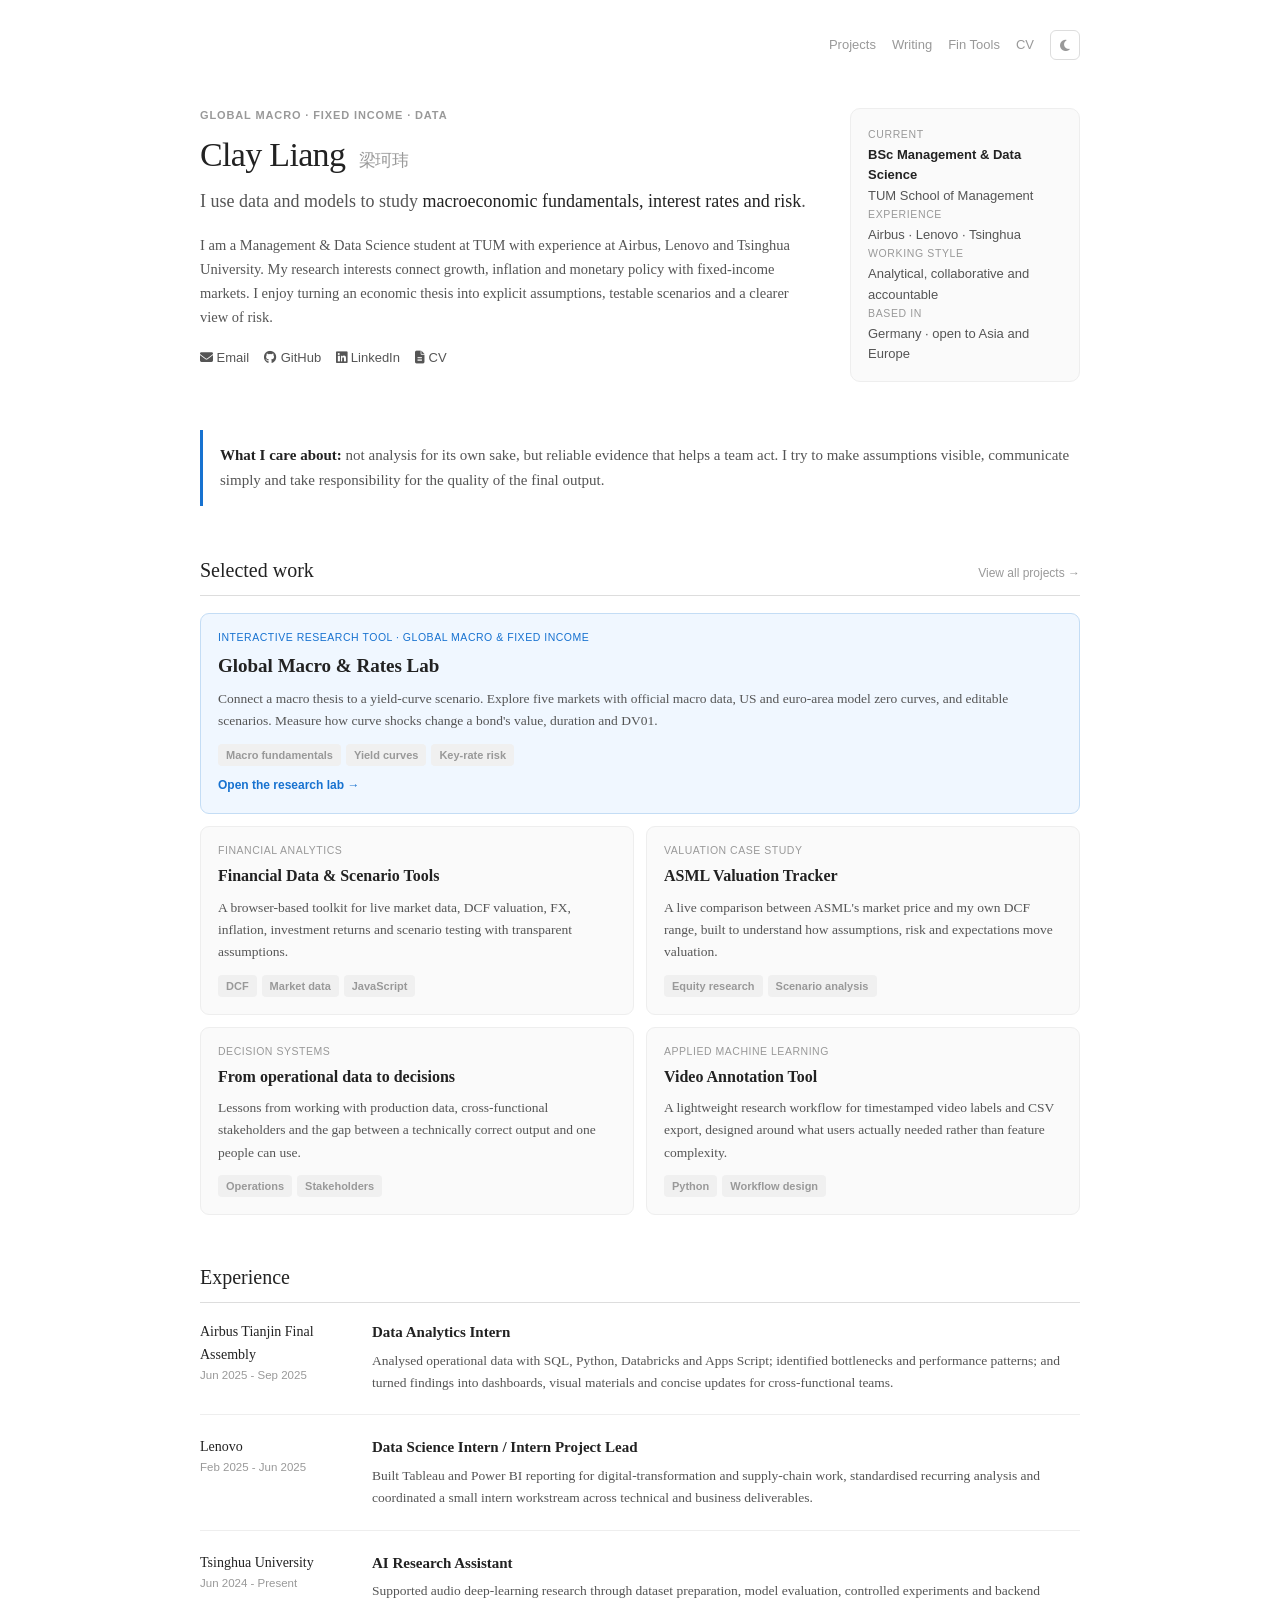
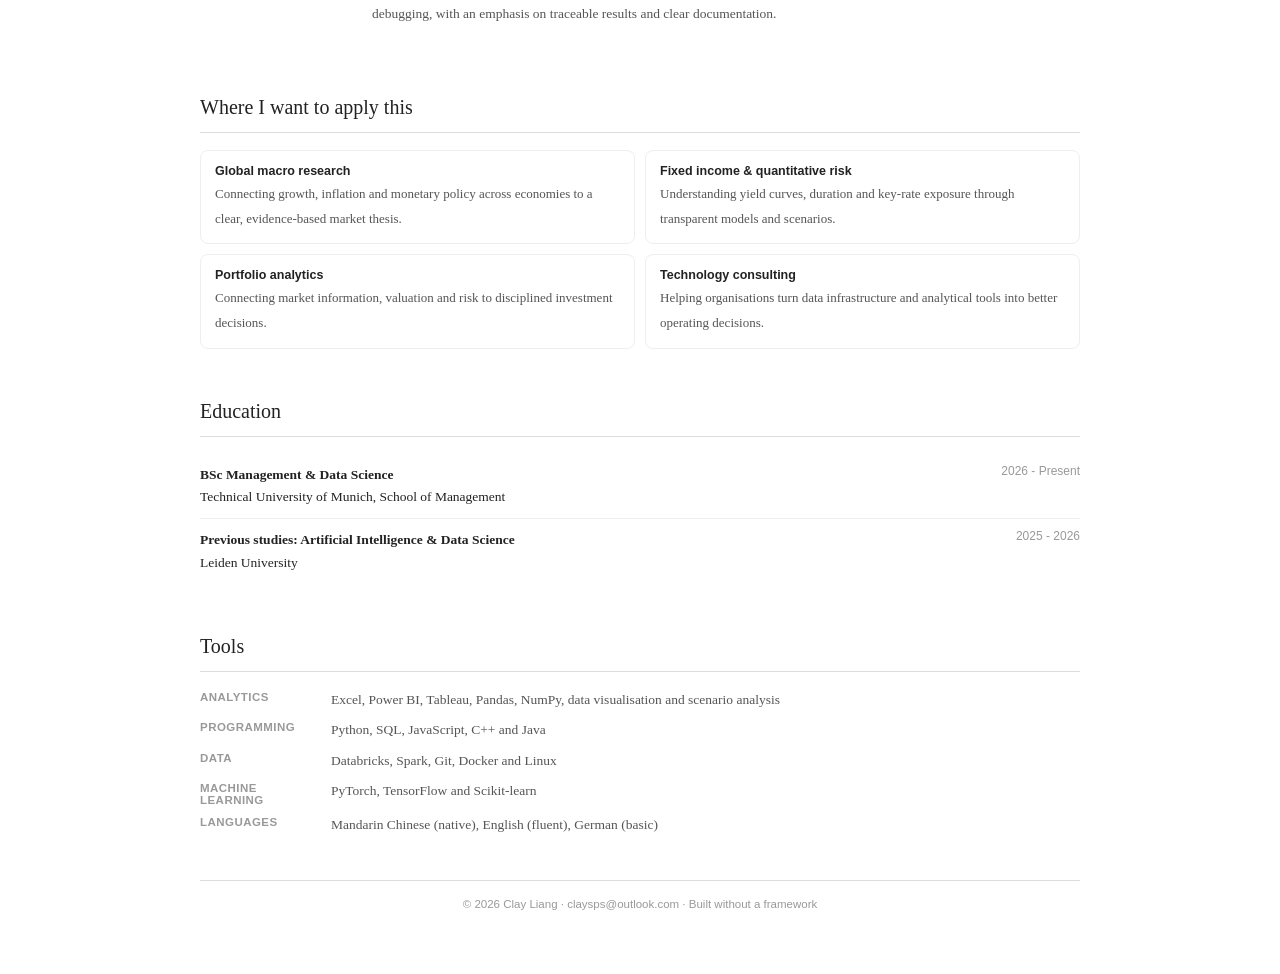
<file: index.html>
<!DOCTYPE html>
<html lang="en">
<head>
  <meta charset="UTF-8">
  <meta name="viewport" content="width=device-width, initial-scale=1.0">
  <meta name="description" content="Clay Liang - Management & Data Science student at TUM exploring global macro fundamentals, fixed income and risk through data and transparent models.">
  <script src="/assets/site-boot.js"></script>

  <meta property="og:title" content="Clay Liang">
  <meta property="og:description" content="Global macro fundamentals, fixed income and transparent research tools.">
  <meta property="og:url" content="https://tuixue.nl/">
  <meta property="og:type" content="website">
  <meta property="og:site_name" content="Clay Liang">
  <meta name="twitter:card" content="summary">
  <link rel="canonical" href="https://tuixue.nl/">

  <title>Clay Liang - Macro, Fixed Income & Data</title>
  <link rel="icon" href="/assets/favicon.svg" type="image/svg+xml">
  <link rel="preconnect" href="https://cdnjs.cloudflare.com" crossorigin>
  <link rel="stylesheet" href="/assets/shared.css">
  <link rel="stylesheet" href="https://cdnjs.cloudflare.com/ajax/libs/font-awesome/6.5.0/css/all.min.css">
  <style>
    .wrap { max-width: 880px; }
    .topbar { justify-content: flex-end; margin-bottom: 48px; }
    .topbar-right { gap: 16px; }
    .topbar-right a { color: var(--text3); }

    .hero { display: grid; grid-template-columns: minmax(0, 1fr) 230px; gap: 44px; align-items: start; margin-bottom: 48px; }
    .eyebrow { font: 600 11px/1.4 -apple-system,BlinkMacSystemFont,'Segoe UI',sans-serif; letter-spacing: .08em; text-transform: uppercase; color: var(--text3); margin-bottom: 12px; }
    h1 { font-size: 34px; line-height: 1.15; font-weight: normal; letter-spacing: -.02em; margin-bottom: 14px; }
    .name-cn { font-family: 'PingFang SC','Microsoft YaHei',sans-serif; font-size: 17px; color: var(--text3); margin-left: 6px; }
    .lead { font-size: 18px; line-height: 1.55; color: var(--text2); max-width: 620px; }
    .lead strong { color: var(--text); font-weight: normal; }
    .hero-note { margin-top: 18px; color: var(--text2); font-size: 14.5px; max-width: 650px; }
    .hero-note em { color: var(--text); font-style: normal; }
    .links { display: flex; flex-wrap: wrap; gap: 8px 15px; margin-top: 20px; font: 13px -apple-system,BlinkMacSystemFont,'Segoe UI',sans-serif; }
    .links a { color: var(--text2); }
    .links a:hover { color: var(--link-hover); }

    .profile-card { background: var(--card); border: 1px solid var(--border-light); border-radius: 10px; padding: 17px; font: 13px/1.55 -apple-system,BlinkMacSystemFont,'Segoe UI',sans-serif; }
    .profile-card .k { color: var(--text3); font-size: 10.5px; text-transform: uppercase; letter-spacing: .06em; margin-bottom: 3px; }
    .profile-card .v { color: var(--text2); margin-bottom: 14px; }
    .profile-card .v:last-child { margin-bottom: 0; }
    .profile-card strong { color: var(--text); }

    .principle { border-left: 3px solid var(--link); padding: 13px 0 13px 17px; margin: 0 0 48px; color: var(--text2); font-size: 15px; }
    .principle strong { color: var(--text); }

    .section { margin-top: 46px; }
    .section-title { display: flex; justify-content: space-between; align-items: baseline; gap: 16px; padding-bottom: 8px; border-bottom: 1px solid var(--border); margin-bottom: 17px; }
    .section-title h2 { font-size: 20px; font-weight: normal; }
    .section-title a { font: 12px -apple-system,BlinkMacSystemFont,'Segoe UI',sans-serif; color: var(--text3); }

    .feature-grid { display: grid; grid-template-columns: repeat(2, minmax(0, 1fr)); gap: 12px; }
    .feature { border: 1px solid var(--border-light); border-radius: 9px; padding: 17px; background: var(--card); transition: transform .2s, border-color .2s; }
    .feature:hover { transform: translateY(-2px); border-color: var(--link); }
    .feature .meta { font: 10.5px -apple-system,BlinkMacSystemFont,'Segoe UI',sans-serif; color: var(--text3); text-transform: uppercase; letter-spacing: .05em; margin-bottom: 7px; }
    .feature h3 { font-size: 16px; margin-bottom: 7px; }
    .feature h3 a { color: var(--text); }
    .feature h3 a:hover { color: var(--link); }
    .feature p { font-size: 13.5px; color: var(--text2); }
    .feature .tags { display: flex; flex-wrap: wrap; gap: 5px; margin-top: 11px; }
    .feature.featured { grid-column: 1 / -1; border-color: var(--tipb); background: var(--tip); }
    .feature.featured .meta { color: var(--link); }
    .feature.featured h3 { font-size: 19px; }
    .feature .project-link { display: inline-block; margin-top: 12px; font: 600 12px -apple-system,BlinkMacSystemFont,'Segoe UI',sans-serif; }

    .timeline-item { display: grid; grid-template-columns: 150px minmax(0,1fr); gap: 22px; padding: 0 0 20px; margin-bottom: 20px; border-bottom: 1px solid var(--border-light); }
    .timeline-item:last-child { border-bottom: 0; margin-bottom: 0; }
    .timeline-item .org { font-size: 14px; color: var(--text); }
    .timeline-item .date { font: 11.5px -apple-system,BlinkMacSystemFont,'Segoe UI',sans-serif; color: var(--text3); margin-top: 3px; }
    .timeline-item h3 { font-size: 15px; margin-bottom: 5px; }
    .timeline-item p { font-size: 13.5px; color: var(--text2); }

    .interest-grid { display: grid; grid-template-columns: repeat(2, minmax(0,1fr)); gap: 10px; }
    .interest { padding: 13px 14px; border: 1px solid var(--border-light); border-radius: 8px; }
    .interest strong { display: block; font: 600 12.5px -apple-system,BlinkMacSystemFont,'Segoe UI',sans-serif; color: var(--text); margin-bottom: 3px; }
    .interest span { font-size: 13px; color: var(--text2); }

    .skills { display: grid; grid-template-columns: 115px 1fr; gap: 8px 16px; font-size: 13.5px; }
    .skills .label { color: var(--text3); font: 600 11.5px -apple-system,BlinkMacSystemFont,'Segoe UI',sans-serif; text-transform: uppercase; letter-spacing: .04em; padding-top: 2px; }
    .skills .value { color: var(--text2); }

    .edu-row { display: flex; justify-content: space-between; gap: 20px; padding: 10px 0; border-bottom: 1px solid var(--border-light); font-size: 13.5px; }
    .edu-row:last-child { border-bottom: 0; }
    .edu-row strong { color: var(--text); }
    .edu-row span { color: var(--text3); white-space: nowrap; font: 12px -apple-system,BlinkMacSystemFont,'Segoe UI',sans-serif; }

    @media (max-width: 700px) {
      .topbar { margin-bottom: 34px; }
      .hero { grid-template-columns: 1fr; gap: 24px; }
      .profile-card { display: grid; grid-template-columns: 1fr 1fr; gap: 0 18px; }
      .feature-grid, .interest-grid { grid-template-columns: 1fr; }
      .timeline-item { grid-template-columns: 1fr; gap: 5px; }
      h1 { font-size: 29px; }
    }
    @media (max-width: 460px) {
      .profile-card { grid-template-columns: 1fr; }
      .skills { grid-template-columns: 1fr; gap: 2px; }
      .skills .value { margin-bottom: 9px; }
      .edu-row { display: block; }
      .edu-row span { display: block; margin-top: 3px; }
    }
  </style>
  <script type="application/ld+json">
  {
    "@context": "https://schema.org",
    "@type": "Person",
    "name": "Clay Liang",
    "alternateName": "梁珂玮",
    "url": "https://tuixue.nl/",
    "email": "mailto:claysps@outlook.com",
    "sameAs": [
      "https://github.com/Clayins131",
      "https://www.linkedin.com/in/clayins131"
    ],
    "affiliation": {"@type":"CollegeOrUniversity","name":"Technical University of Munich"},
    "alumniOf": {"@type":"CollegeOrUniversity","name":"Leiden University"},
    "knowsAbout": ["Management and Data Science","Financial Analytics","Risk Analytics","Portfolio Analytics","Global Macro Research","Fixed Income Analytics","Technology Consulting","Data Visualization"]
  }
  </script>
</head>
<body>
<a class="skip-link" href="#main">Skip to content</a>
<div class="wrap" id="main">
  <nav class="topbar" aria-label="Primary navigation">
    <div class="topbar-right">
      <a href="/projects/">Projects</a>
      <a href="/blog/">Writing</a>
      <a href="/fintools/">Fin Tools</a>
      <a href="/CV.pdf">CV</a>
      <button class="theme-btn" id="themeBtn" aria-label="Toggle dark mode"><i class="fas fa-moon"></i></button>
    </div>
  </nav>

  <header class="hero">
    <div>
      <div class="eyebrow">Global macro · Fixed income · Data</div>
      <h1>Clay Liang <span class="name-cn">梁珂玮</span></h1>
      <p class="lead">I use data and models to study <strong>macroeconomic fundamentals, interest rates and risk</strong>.</p>
      <p class="hero-note">I am a Management &amp; Data Science student at TUM with experience at Airbus, Lenovo and Tsinghua University. My research interests connect growth, inflation and monetary policy with fixed-income markets. I enjoy turning an economic thesis into explicit assumptions, testable scenarios and a clearer view of risk.</p>
      <div class="links">
        <a href="mailto:claysps@outlook.com"><i class="fas fa-envelope"></i> Email</a>
        <a href="https://github.com/Clayins131"><i class="fab fa-github"></i> GitHub</a>
        <a href="https://www.linkedin.com/in/clayins131"><i class="fab fa-linkedin"></i> LinkedIn</a>
        <a href="/CV.pdf"><i class="fas fa-file-lines"></i> CV</a>
      </div>
    </div>
    <aside class="profile-card" aria-label="Profile summary">
      <div><div class="k">Current</div><div class="v"><strong>BSc Management &amp; Data Science</strong><br>TUM School of Management</div></div>
      <div><div class="k">Experience</div><div class="v">Airbus · Lenovo · Tsinghua</div></div>
      <div><div class="k">Working style</div><div class="v">Analytical, collaborative and accountable</div></div>
      <div><div class="k">Based in</div><div class="v">Germany · open to Asia and Europe</div></div>
    </aside>
  </header>

  <div class="principle"><strong>What I care about:</strong> not analysis for its own sake, but reliable evidence that helps a team act. I try to make assumptions visible, communicate simply and take responsibility for the quality of the final output.</div>

  <section class="section" id="work">
    <div class="section-title"><h2>Selected work</h2><a href="/projects/">View all projects →</a></div>
    <div class="feature-grid">
      <article class="feature featured">
        <div class="meta">Interactive research tool · Global macro &amp; fixed income</div>
        <h3><a href="/fintools/macro-rates.html">Global Macro &amp; Rates Lab</a></h3>
        <p>Connect a macro thesis to a yield-curve scenario. Explore five markets with official macro data, US and euro-area model zero curves, and editable scenarios. Measure how curve shocks change a bond's value, duration and DV01.</p>
        <div class="tags"><span class="tag">Macro fundamentals</span><span class="tag">Yield curves</span><span class="tag">Key-rate risk</span></div>
        <a class="project-link" href="/fintools/macro-rates.html">Open the research lab →</a>
      </article>
      <article class="feature">
        <div class="meta">Financial analytics</div>
        <h3><a href="/fintools/">Financial Data &amp; Scenario Tools</a></h3>
        <p>A browser-based toolkit for live market data, DCF valuation, FX, inflation, investment returns and scenario testing with transparent assumptions.</p>
        <div class="tags"><span class="tag">DCF</span><span class="tag">Market data</span><span class="tag">JavaScript</span></div>
      </article>
      <article class="feature">
        <div class="meta">Valuation case study</div>
        <h3><a href="/fintools/asml.html">ASML Valuation Tracker</a></h3>
        <p>A live comparison between ASML's market price and my own DCF range, built to understand how assumptions, risk and expectations move valuation.</p>
        <div class="tags"><span class="tag">Equity research</span><span class="tag">Scenario analysis</span></div>
      </article>
      <article class="feature">
        <div class="meta">Decision systems</div>
        <h3><a href="/blog/what-airbus-taught-me.html">From operational data to decisions</a></h3>
        <p>Lessons from working with production data, cross-functional stakeholders and the gap between a technically correct output and one people can use.</p>
        <div class="tags"><span class="tag">Operations</span><span class="tag">Stakeholders</span></div>
      </article>
      <article class="feature">
        <div class="meta">Applied machine learning</div>
        <h3><a href="https://github.com/Clayins131/video-annotator">Video Annotation Tool</a></h3>
        <p>A lightweight research workflow for timestamped video labels and CSV export, designed around what users actually needed rather than feature complexity.</p>
        <div class="tags"><span class="tag">Python</span><span class="tag">Workflow design</span></div>
      </article>
    </div>
  </section>

  <section class="section" id="experience">
    <div class="section-title"><h2>Experience</h2></div>
    <div class="timeline-item">
      <div><div class="org">Airbus Tianjin Final Assembly</div><div class="date">Jun 2025 - Sep 2025</div></div>
      <div><h3>Data Analytics Intern</h3><p>Analysed operational data with SQL, Python, Databricks and Apps Script; identified bottlenecks and performance patterns; and turned findings into dashboards, visual materials and concise updates for cross-functional teams.</p></div>
    </div>
    <div class="timeline-item">
      <div><div class="org">Lenovo</div><div class="date">Feb 2025 - Jun 2025</div></div>
      <div><h3>Data Science Intern / Intern Project Lead</h3><p>Built Tableau and Power BI reporting for digital-transformation and supply-chain work, standardised recurring analysis and coordinated a small intern workstream across technical and business deliverables.</p></div>
    </div>
    <div class="timeline-item">
      <div><div class="org">Tsinghua University</div><div class="date">Jun 2024 - Present</div></div>
      <div><h3>AI Research Assistant</h3><p>Supported audio deep-learning research through dataset preparation, model evaluation, controlled experiments and backend debugging, with an emphasis on traceable results and clear documentation.</p></div>
    </div>
  </section>

  <section class="section" id="interests">
    <div class="section-title"><h2>Where I want to apply this</h2></div>
    <div class="interest-grid">
      <div class="interest"><strong>Global macro research</strong><span>Connecting growth, inflation and monetary policy across economies to a clear, evidence-based market thesis.</span></div>
      <div class="interest"><strong>Fixed income &amp; quantitative risk</strong><span>Understanding yield curves, duration and key-rate exposure through transparent models and scenarios.</span></div>
      <div class="interest"><strong>Portfolio analytics</strong><span>Connecting market information, valuation and risk to disciplined investment decisions.</span></div>
      <div class="interest"><strong>Technology consulting</strong><span>Helping organisations turn data infrastructure and analytical tools into better operating decisions.</span></div>
    </div>
  </section>

  <section class="section" id="education">
    <div class="section-title"><h2>Education</h2></div>
    <div class="edu-row"><div><strong>BSc Management &amp; Data Science</strong><br>Technical University of Munich, School of Management</div><span>2026 - Present</span></div>
    <div class="edu-row"><div><strong>Previous studies: Artificial Intelligence &amp; Data Science</strong><br>Leiden University</div><span>2025 - 2026</span></div>
  </section>

  <section class="section" id="skills">
    <div class="section-title"><h2>Tools</h2></div>
    <div class="skills">
      <div class="label">Analytics</div><div class="value">Excel, Power BI, Tableau, Pandas, NumPy, data visualisation and scenario analysis</div>
      <div class="label">Programming</div><div class="value">Python, SQL, JavaScript, C++ and Java</div>
      <div class="label">Data</div><div class="value">Databricks, Spark, Git, Docker and Linux</div>
      <div class="label">Machine learning</div><div class="value">PyTorch, TensorFlow and Scikit-learn</div>
      <div class="label">Languages</div><div class="value">Mandarin Chinese (native), English (fluent), German (basic)</div>
    </div>
  </section>

  <footer class="footer">&copy; 2026 Clay Liang · <a href="mailto:claysps@outlook.com">claysps@outlook.com</a> · Built without a framework</footer>
</div>
<script src="/assets/theme.js"></script>
</body>
</html>
</file>
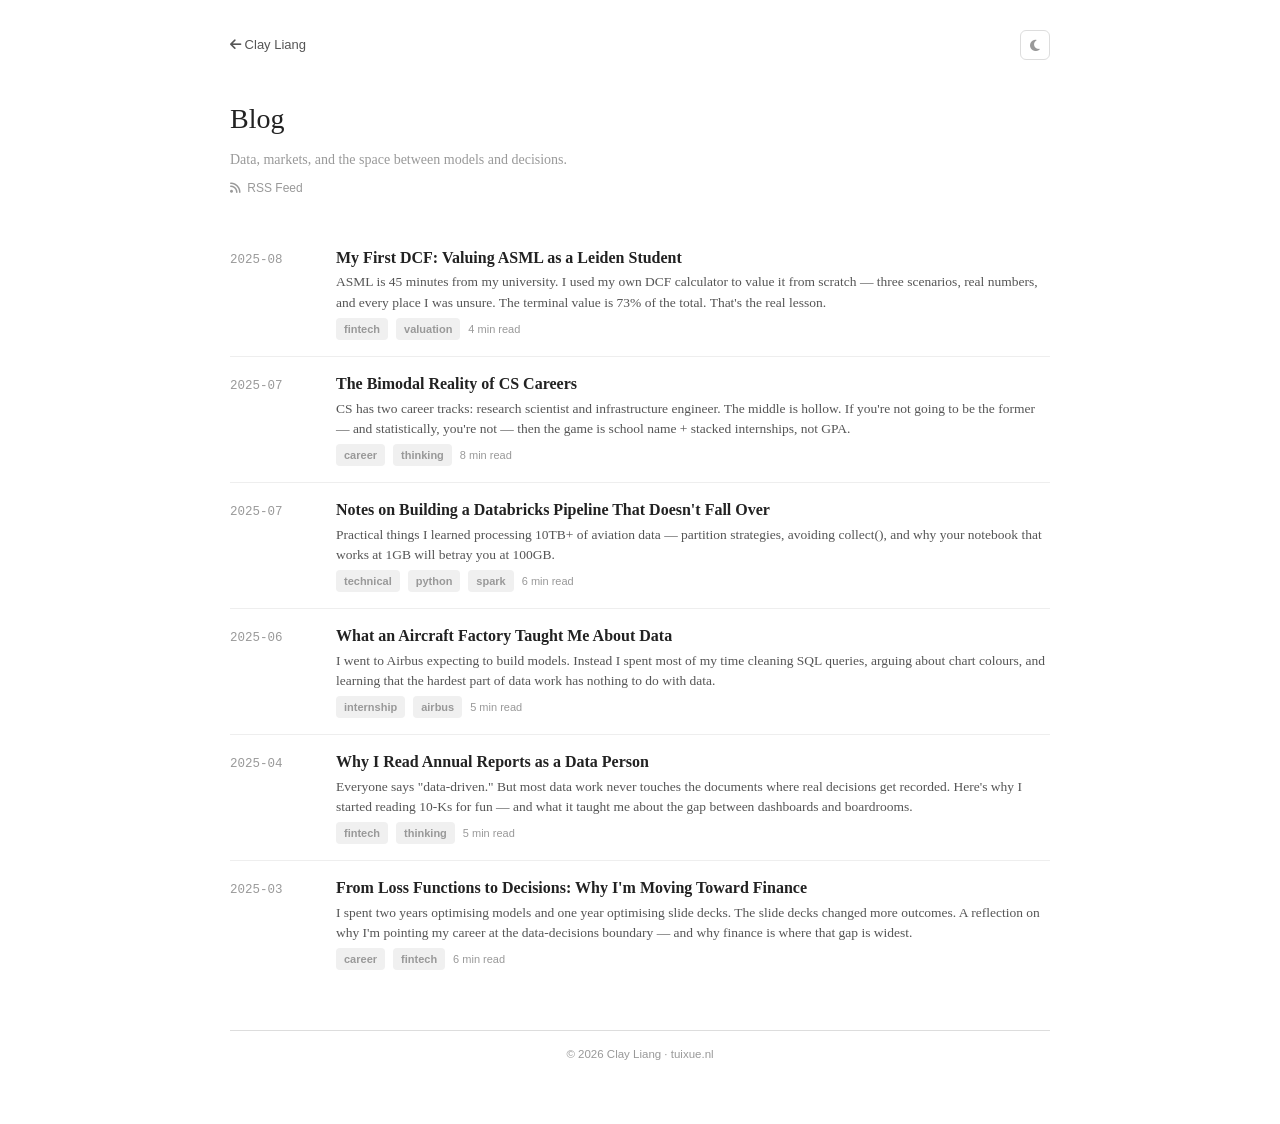
<file: blog/index.html>
<!DOCTYPE html>
<html lang="en">
<head>
  <meta charset="UTF-8">
  <meta name="viewport" content="width=device-width, initial-scale=1.0">
  <meta name="description" content="Clay Liang — Blog on data, finance, and the space between.">
  <script src="/assets/site-boot.js"></script>

  <!-- Open Graph -->
  <meta property="og:title" content="Blog — Clay Liang">
  <meta property="og:description" content="Data, markets, and the space between models and decisions.">
  <meta property="og:url" content="https://tuixue.nl/blog/">
  <meta property="og:type" content="website">
  <meta property="og:site_name" content="Clay Liang">
  <meta name="twitter:card" content="summary">
  <link rel="canonical" href="https://tuixue.nl/blog/">

  <title>Blog — Clay Liang</title>
  <link rel="icon" href="/assets/favicon.svg" type="image/svg+xml">
  <link rel="alternate" type="application/rss+xml" title="Clay Liang — Blog" href="/blog/feed.xml">
  <link rel="preconnect" href="https://cdnjs.cloudflare.com" crossorigin>
  <link rel="stylesheet" href="/assets/shared.css">
  <link rel="stylesheet" href="https://cdnjs.cloudflare.com/ajax/libs/font-awesome/6.5.0/css/all.min.css">
  <style>
    .wrap { max-width: 820px; }
    .page-title { font-size: 28px; font-weight: normal; margin-bottom: 6px; }
    .page-desc { color: var(--text3); font-size: 14px; margin-bottom: 8px; }
    .rss-link {
      font-size: 12px; color: var(--text3);
      font-family: -apple-system, sans-serif;
      margin-bottom: 32px; display: block;
    }
    .rss-link i { margin-right: 3px; }

    .post-list { list-style: none; }
    .post-item {
      padding: 16px 0;
      border-bottom: 1px solid var(--border-light);
      display: flex; gap: 16px; align-items: baseline;
    }
    .post-item:last-child { border-bottom: none; }
    .post-date {
      font-family: 'Courier New', monospace;
      font-size: 12.5px; color: var(--text3);
      flex-shrink: 0; width: 90px;
    }
    .post-info { flex: 1; }
    .post-title { font-size: 16px; font-weight: bold; line-height: 1.4; }
    .post-title a { color: var(--text); }
    .post-title a:hover { color: var(--link); }
    .post-excerpt {
      font-size: 13.5px; color: var(--text2); margin-top: 3px; line-height: 1.5;
    }
    .post-meta-row {
      margin-top: 5px; display: flex; gap: 8px; flex-wrap: wrap; align-items: center;
    }
    .read-time {
      font-family: -apple-system, sans-serif;
      font-size: 11px; color: var(--text3);
    }

    @media (max-width: 560px) {
      .post-item { flex-direction: column; gap: 2px; }
      .post-date { width: auto; }
    }
  </style>
</head>
<body>
<a class="skip-link" href="#main">Skip to content</a>
<div class="wrap" id="main">

  <div class="topbar">
    <a class="back" href="/"><i class="fas fa-arrow-left"></i> Clay Liang</a>
    <div class="topbar-right">
      <button class="theme-btn" id="themeBtn" aria-label="Toggle dark mode"><i class="fas fa-moon"></i></button>
    </div>
  </div>

  <h1 class="page-title">Blog</h1>
  <p class="page-desc">Data, markets, and the space between models and decisions.</p>
  <a class="rss-link" href="/blog/feed.xml"><i class="fas fa-rss"></i> RSS Feed</a>

  <ul class="post-list">

    <li class="post-item">
      <div class="post-date">2025-08</div>
      <div class="post-info">
        <div class="post-title"><a href="/blog/asml-first-dcf.html">My First DCF: Valuing ASML as a Leiden Student</a></div>
        <div class="post-excerpt">ASML is 45 minutes from my university. I used my own DCF calculator to value it from scratch — three scenarios, real numbers, and every place I was unsure. The terminal value is 73% of the total. That's the real lesson.</div>
        <div class="post-meta-row">
          <span class="tag">fintech</span> <span class="tag">valuation</span>
          <span class="read-time">4 min read</span>
        </div>
      </div>
    </li>

    <li class="post-item">
      <div class="post-date">2025-07</div>
      <div class="post-info">
        <div class="post-title"><a href="/blog/bimodal-reality-of-cs.html">The Bimodal Reality of CS Careers</a></div>
        <div class="post-excerpt">CS has two career tracks: research scientist and infrastructure engineer. The middle is hollow. If you're not going to be the former — and statistically, you're not — then the game is school name + stacked internships, not GPA.</div>
        <div class="post-meta-row">
          <span class="tag">career</span> <span class="tag">thinking</span>
          <span class="read-time">8 min read</span>
        </div>
      </div>
    </li>

    <li class="post-item">
      <div class="post-date">2025-07</div>
      <div class="post-info">
        <div class="post-title"><a href="/blog/databricks-pipeline-notes.html">Notes on Building a Databricks Pipeline That Doesn't Fall Over</a></div>
        <div class="post-excerpt">Practical things I learned processing 10TB+ of aviation data — partition strategies, avoiding collect(), and why your notebook that works at 1GB will betray you at 100GB.</div>
        <div class="post-meta-row">
          <span class="tag">technical</span> <span class="tag">python</span> <span class="tag">spark</span>
          <span class="read-time">6 min read</span>
        </div>
      </div>
    </li>

    <li class="post-item">
      <div class="post-date">2025-06</div>
      <div class="post-info">
        <div class="post-title"><a href="/blog/what-airbus-taught-me.html">What an Aircraft Factory Taught Me About Data</a></div>
        <div class="post-excerpt">I went to Airbus expecting to build models. Instead I spent most of my time cleaning SQL queries, arguing about chart colours, and learning that the hardest part of data work has nothing to do with data.</div>
        <div class="post-meta-row">
          <span class="tag">internship</span> <span class="tag">airbus</span>
          <span class="read-time">5 min read</span>
        </div>
      </div>
    </li>

    <li class="post-item">
      <div class="post-date">2025-04</div>
      <div class="post-info">
        <div class="post-title"><a href="/blog/why-i-read-annual-reports.html">Why I Read Annual Reports as a Data Person</a></div>
        <div class="post-excerpt">Everyone says "data-driven." But most data work never touches the documents where real decisions get recorded. Here's why I started reading 10-Ks for fun — and what it taught me about the gap between dashboards and boardrooms.</div>
        <div class="post-meta-row">
          <span class="tag">fintech</span> <span class="tag">thinking</span>
          <span class="read-time">5 min read</span>
        </div>
      </div>
    </li>

    <li class="post-item">
      <div class="post-date">2025-03</div>
      <div class="post-info">
        <div class="post-title"><a href="/blog/from-loss-functions-to-decisions.html">From Loss Functions to Decisions: Why I'm Moving Toward Finance</a></div>
        <div class="post-excerpt">I spent two years optimising models and one year optimising slide decks. The slide decks changed more outcomes. A reflection on why I'm pointing my career at the data-decisions boundary — and why finance is where that gap is widest.</div>
        <div class="post-meta-row">
          <span class="tag">career</span> <span class="tag">fintech</span>
          <span class="read-time">6 min read</span>
        </div>
      </div>
    </li>

  </ul>

  <div class="footer">
    &copy; 2026 Clay Liang &middot; <a href="https://tuixue.nl">tuixue.nl</a>
  </div>

</div>
<script src="/assets/theme.js"></script>
</body>
</html>
</file>
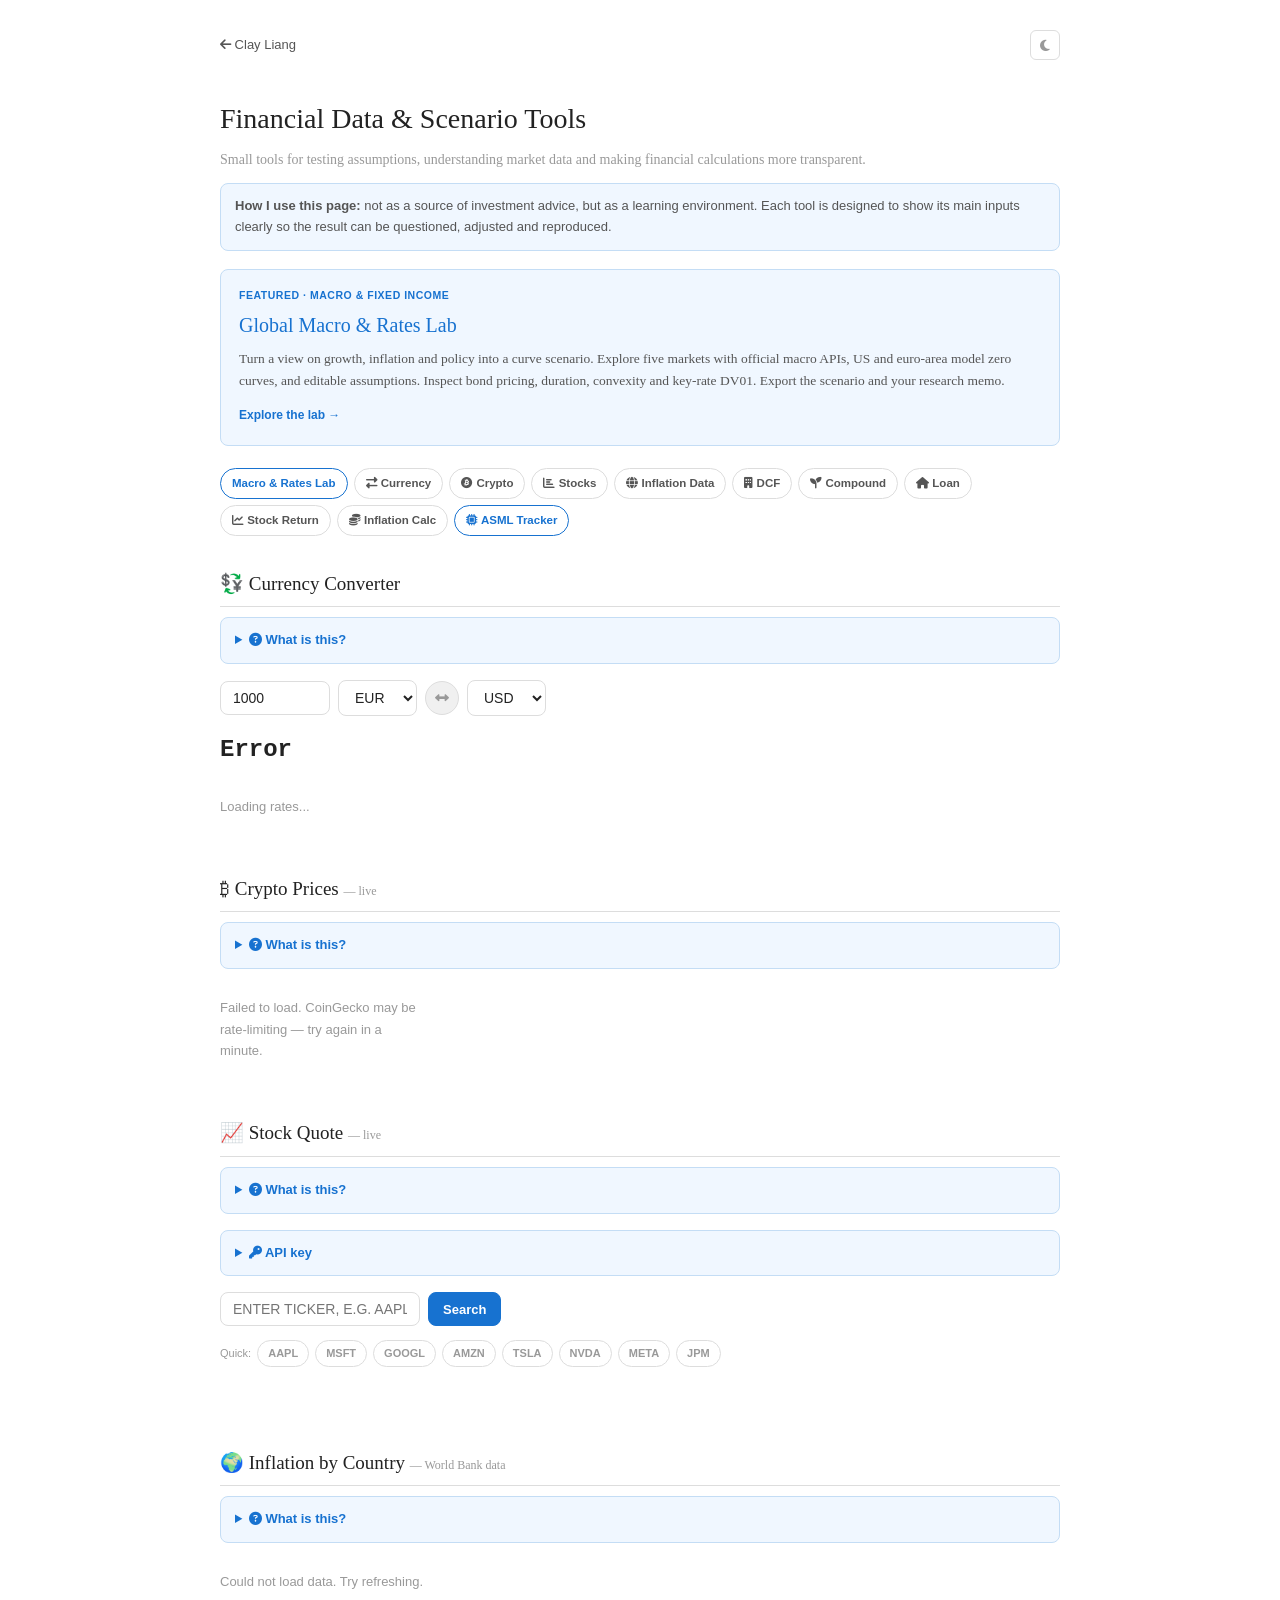
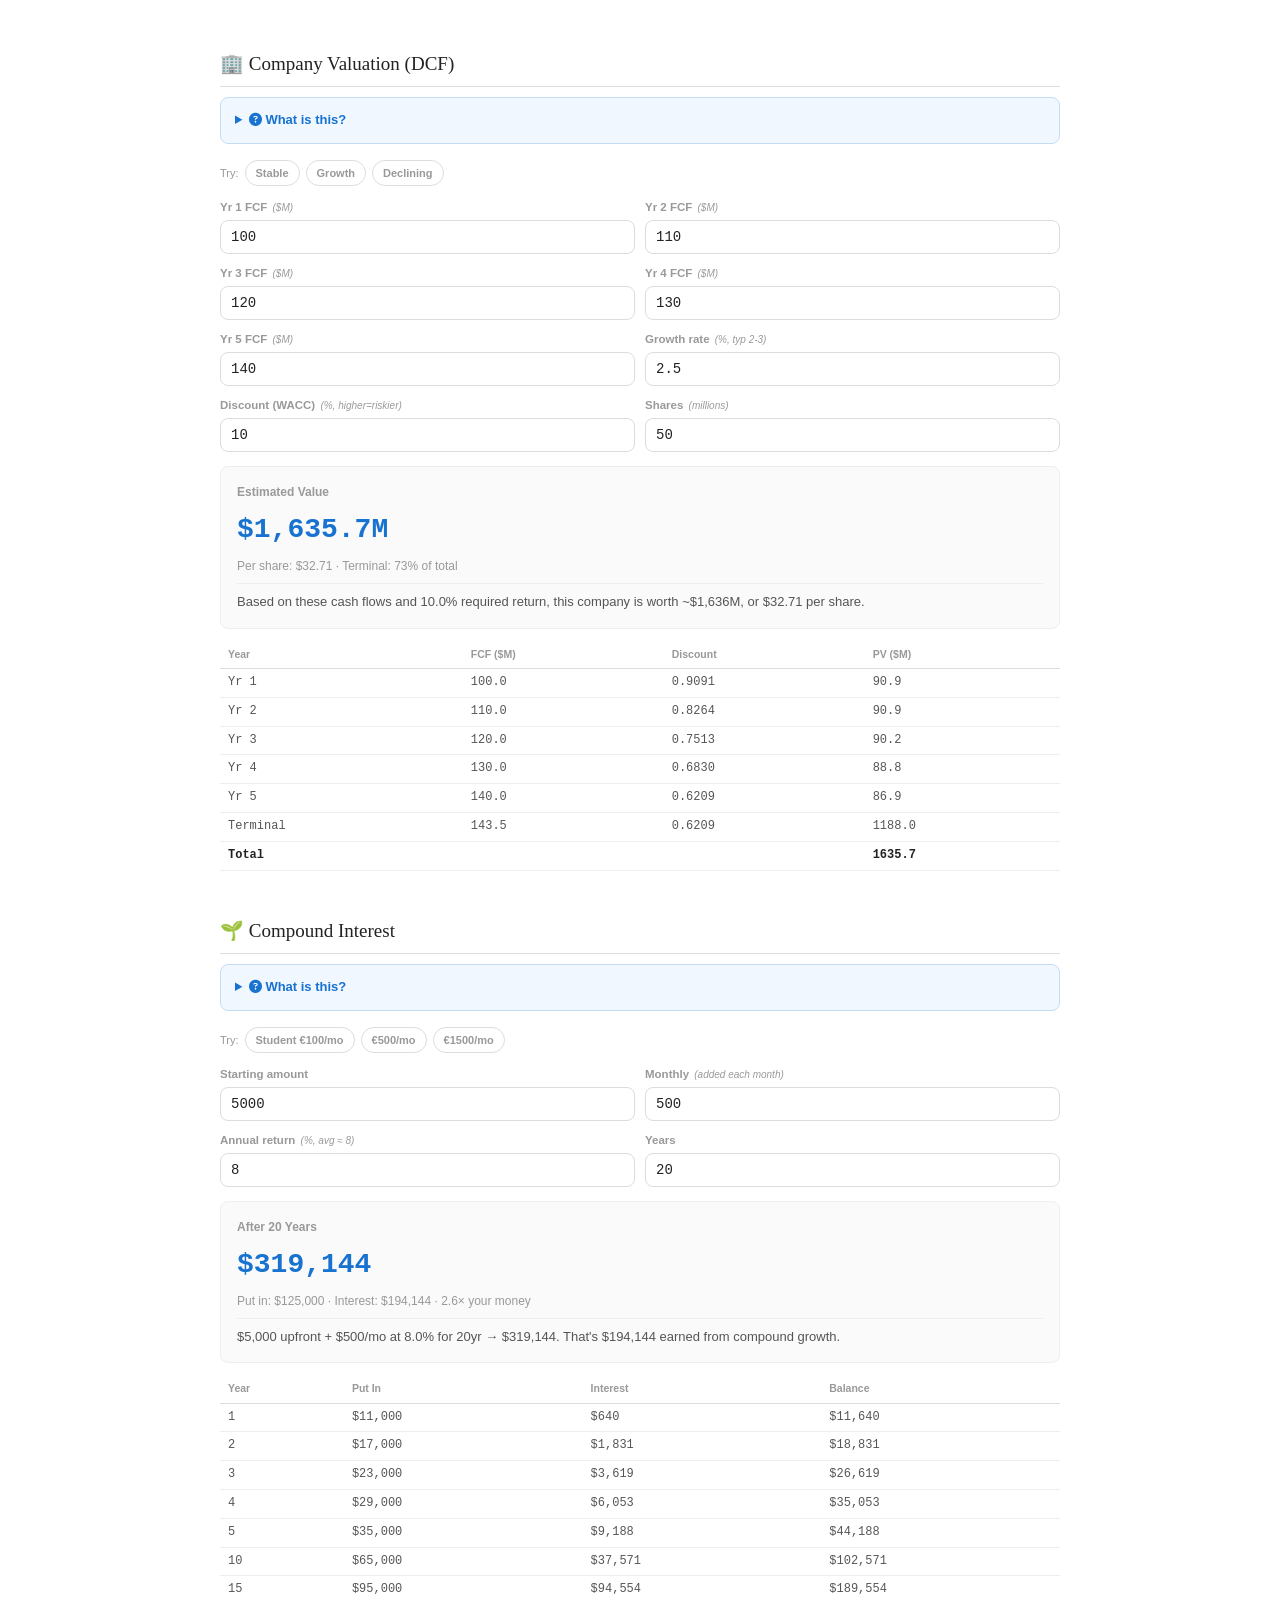
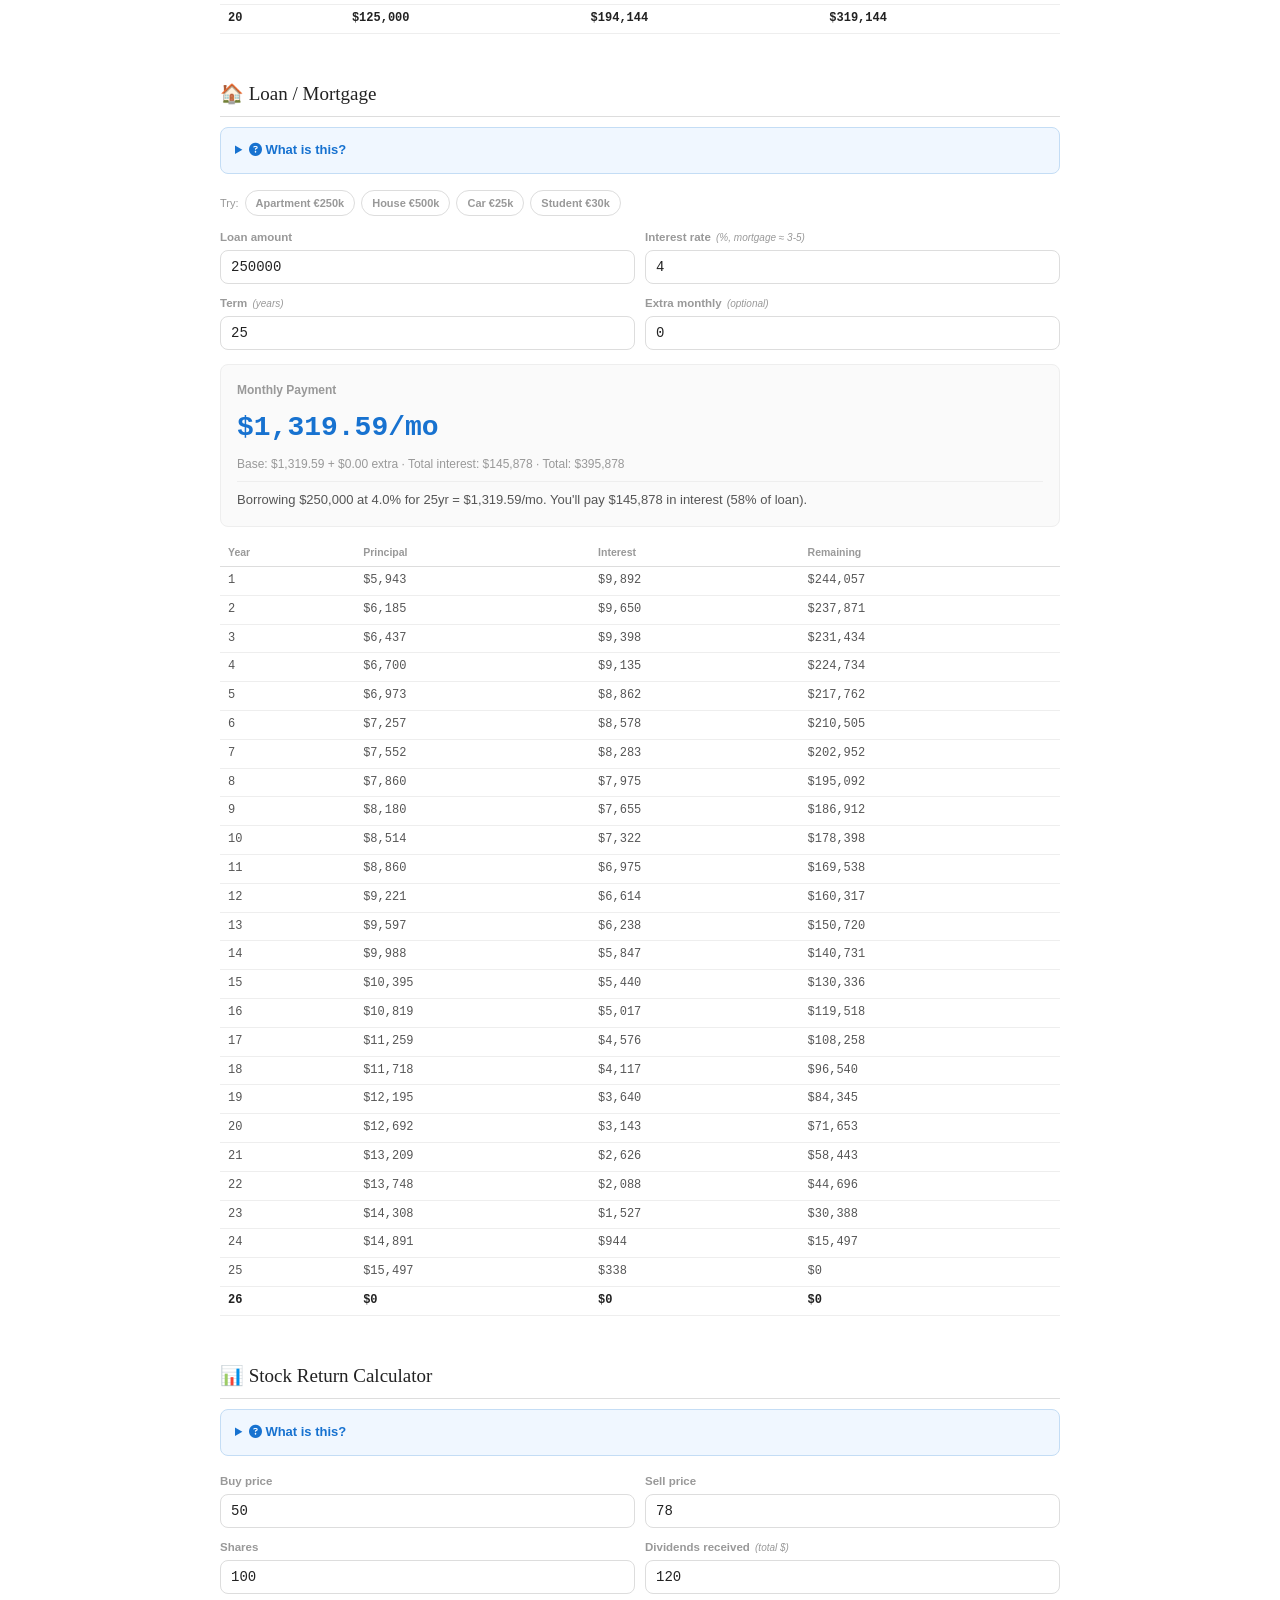
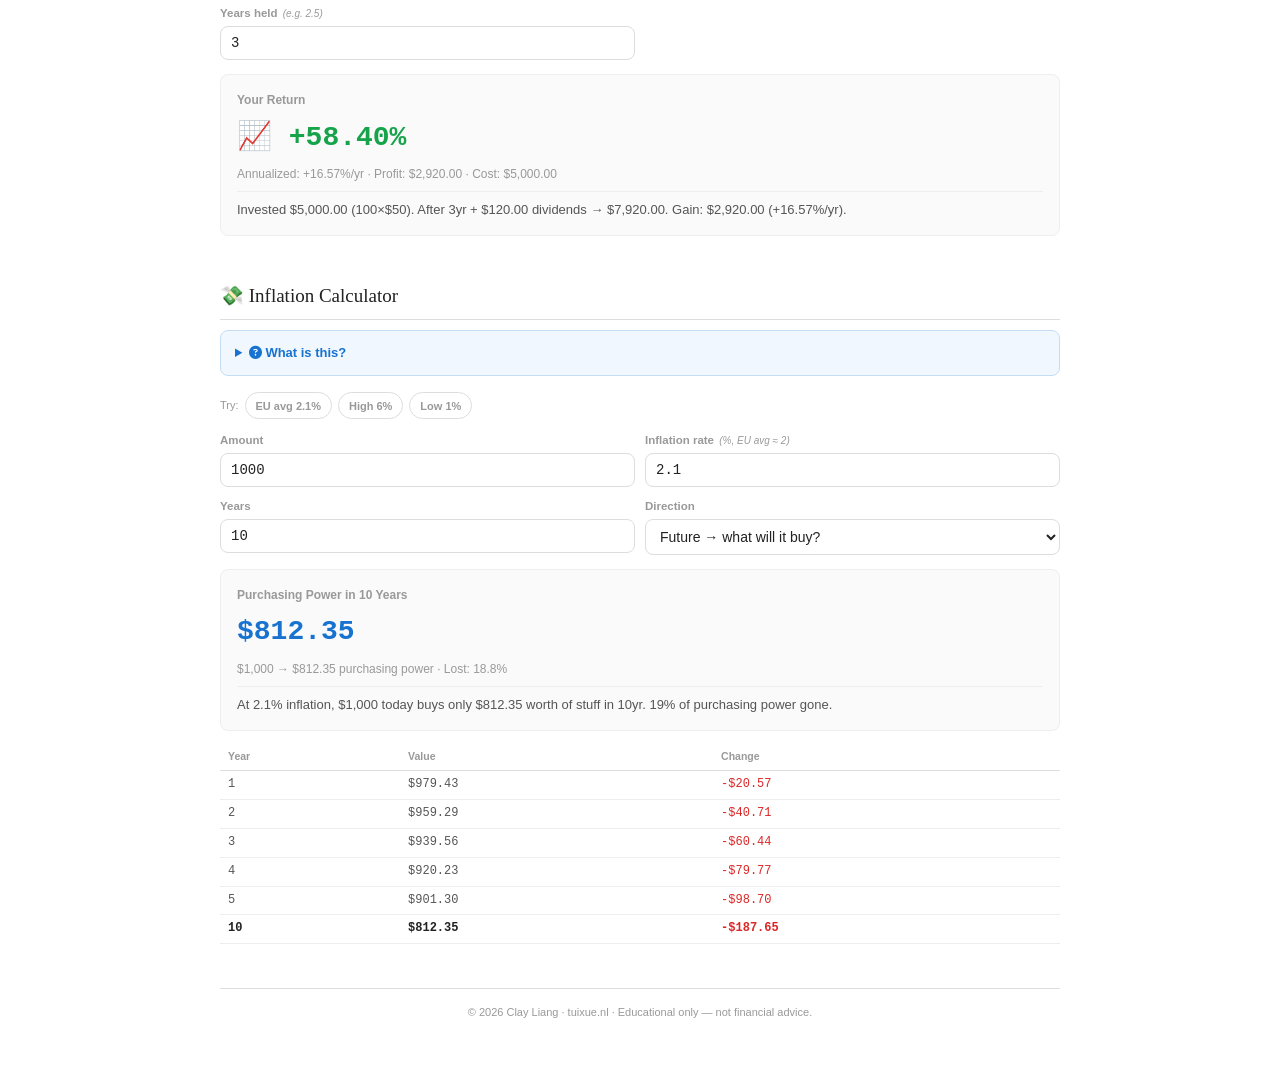
<file: fintools/index.html>
<!DOCTYPE html>
<html lang="en">
<head>
  <meta charset="UTF-8">
  <meta name="viewport" content="width=device-width, initial-scale=1.0">
  <meta name="description" content="Clay Liang — Financial data and scenario tools with live market inputs, transparent assumptions and browser-based calculations.">
  <script src="/assets/site-boot.js"></script>

  <!-- Open Graph -->
  <meta property="og:title" content="Fin Tools — Clay Liang">
  <meta property="og:description" content="Financial data and scenario tools with live market inputs, transparent assumptions and browser-based calculations.">
  <meta property="og:url" content="https://tuixue.nl/fintools/">
  <meta property="og:type" content="website">
  <meta property="og:site_name" content="Clay Liang">
  <meta name="twitter:card" content="summary">
  <link rel="canonical" href="https://tuixue.nl/fintools/">

  <title>Financial Data & Scenario Tools - Clay Liang</title>
  <link rel="icon" href="/assets/favicon.svg" type="image/svg+xml">
  <link rel="preconnect" href="https://cdnjs.cloudflare.com" crossorigin>
  <link rel="stylesheet" href="https://cdnjs.cloudflare.com/ajax/libs/font-awesome/6.5.0/css/all.min.css">
  <style>
    :root{--bg:#fff;--text:#222;--text2:#555;--text3:#999;--link:#1772d0;--link-hover:#f09228;--border:#ddd;--bl:#eee;--card:#fafafa;--tag:#f0f0f0;--green:#16a34a;--red:#dc2626;--tip:#f0f7ff;--tipb:#c4ddf5;color-scheme:light}
    [data-theme="dark"]{--bg:#111;--text:#ddd;--text2:#aaa;--text3:#666;--link:#6db3f2;--link-hover:#f09228;--border:#333;--bl:#222;--card:#1a1a1a;--tag:#252525;--green:#4ade80;--red:#f87171;--tip:#131c25;--tipb:#1e3a5f;color-scheme:dark}
    *{margin:0;padding:0;box-sizing:border-box}
    body{font-family:Georgia,'Times New Roman',serif;font-size:15px;line-height:1.65;color:var(--text);background:var(--bg);transition:background .3s,color .3s;padding:30px 20px 60px}
    a{color:var(--link);text-decoration:none}a:hover{color:var(--link-hover)}::selection{background:var(--link);color:#fff}
    .skip-link{position:absolute;left:16px;top:-48px;z-index:1000;padding:8px 12px;background:var(--bg);border:1px solid var(--link);border-radius:6px;color:var(--link);font-family:-apple-system,sans-serif;font-size:13px;transition:top .2s}
    .skip-link:focus{top:12px}
    .wrap{max-width:840px;margin:0 auto}
    .topbar{display:flex;justify-content:space-between;align-items:center;margin-bottom:36px;font-size:13px;font-family:-apple-system,sans-serif}
    .topbar .back{color:var(--text2)}.topbar .back:hover{color:var(--link-hover)}
    .tb{background:none;border:1px solid var(--border);color:var(--text3);border-radius:6px;width:30px;height:30px;cursor:pointer;display:flex;align-items:center;justify-content:center;font-size:13px;transition:.2s}
    .tb:hover{border-color:var(--link);color:var(--link)}
    h1.pt{font-size:28px;font-weight:normal;margin-bottom:6px}
    .pd{color:var(--text3);font-size:14px;margin-bottom:12px}
    .tn{display:flex;gap:6px;margin-bottom:32px;flex-wrap:wrap;font-family:-apple-system,sans-serif}
    .tn a{font-size:11.5px;font-weight:600;padding:5px 11px;border:1px solid var(--border);border-radius:18px;color:var(--text2);transition:.2s;white-space:nowrap}
    .tn a:hover{border-color:var(--link);color:var(--link)}
    .research-feature{margin:18px 0 22px;padding:18px;border:1px solid var(--tipb);border-radius:8px;background:var(--tip)}
    .research-feature .eyebrow{font:600 10.5px/1.5 -apple-system,sans-serif;letter-spacing:.05em;text-transform:uppercase;color:var(--link);margin-bottom:5px}
    .research-feature h2{font-size:20px;font-weight:normal;margin-bottom:6px}
    .research-feature p{font-size:13.5px;color:var(--text2);margin-bottom:10px}
    .research-feature .research-cta{font:600 12px -apple-system,sans-serif}
    .s{margin-bottom:44px}.s h2{font-size:19px;font-weight:normal;padding-bottom:7px;border-bottom:1px solid var(--border);margin-bottom:6px}
    .ex{background:var(--tip);border:1px solid var(--tipb);border-radius:8px;padding:12px 14px;margin:10px 0 16px;font-size:13px;color:var(--text2);line-height:1.6;font-family:-apple-system,sans-serif}
    .ex summary{cursor:pointer;font-weight:600;color:var(--link);font-size:13px}.ex summary:hover{color:var(--link-hover)}.ex p{margin-top:8px}
    /* fx */
    .fq{display:flex;gap:8px;align-items:center;flex-wrap:wrap;margin-bottom:14px;font-family:-apple-system,sans-serif;font-size:14px}
    .fq select,.fq input[type="number"]{font-family:inherit;font-size:14px;padding:8px 12px;border:1px solid var(--border);border-radius:8px;background:var(--bg);color:var(--text)}
    .fq select:focus,.fq input:focus{outline:none;border-color:var(--link)}
    .sb{background:var(--tag);border:1px solid var(--border);border-radius:50%;width:34px;height:34px;cursor:pointer;display:flex;align-items:center;justify-content:center;font-size:14px;color:var(--text3);transition:.2s;flex-shrink:0}.sb:hover{color:var(--link);border-color:var(--link)}
    .fr{font-family:'Courier New',monospace;font-size:24px;font-weight:700;color:var(--text);margin:8px 0 4px}
    .fd{font-size:12px;color:var(--text3);font-family:-apple-system,sans-serif}
    .fg{display:grid;grid-template-columns:repeat(auto-fill,minmax(170px,1fr));gap:8px;margin-top:14px}
    .fc{background:var(--card);border:1px solid var(--bl);border-radius:8px;padding:10px 12px;font-family:-apple-system,sans-serif;transition:border-color .2s;cursor:pointer}
    .fc:hover{border-color:var(--link)}
    .fp{font-size:10.5px;font-weight:600;color:var(--text3);letter-spacing:0}
    .fv{font-size:17px;font-weight:700;color:var(--text);margin:2px 0;font-family:'Courier New',monospace}
    .fch{font-size:10px}.fch.up{color:var(--green)}.fch.down{color:var(--red)}
    .fsp{margin:3px 0 1px}.fsp svg{display:block}
    .fcv{font-size:10px;color:var(--text3);margin-top:2px}
    .fl{color:var(--text3);font-size:13px;font-family:-apple-system,sans-serif;padding:12px 0}
    .fdt{font-size:10.5px;color:var(--text3);margin-top:8px;font-family:-apple-system,sans-serif}
    /* crypto grid */
    .cg{display:grid;grid-template-columns:repeat(auto-fill,minmax(180px,1fr));gap:8px;margin-top:14px}
    .cc{background:var(--card);border:1px solid var(--bl);border-radius:8px;padding:12px;font-family:-apple-system,sans-serif}
    .cc:hover{border-color:var(--link)}
    .cc .cn{font-size:13px;font-weight:700;color:var(--text)}.cc .cs{font-size:10.5px;color:var(--text3);text-transform:uppercase;margin-left:4px}
    .cc .cp{font-family:'Courier New',monospace;font-size:20px;font-weight:700;color:var(--text);margin:4px 0}
    .cc .cd{font-size:11px}.cc .cm{font-size:10.5px;color:var(--text3);margin-top:4px}
    /* calc */
    .cg2{display:grid;grid-template-columns:1fr 1fr;gap:10px;margin-bottom:14px}
    .cf label{display:block;font-size:11.5px;font-weight:600;color:var(--text3);margin-bottom:3px;font-family:-apple-system,sans-serif}
    .cf .h{font-size:10px;color:var(--text3);font-weight:400;font-style:italic;margin-left:2px}
    .cf input,.cf select{width:100%;padding:8px 10px;font-family:'Courier New',monospace;font-size:14px;border:1px solid var(--border);border-radius:8px;background:var(--bg);color:var(--text)}
    .cf input:focus,.cf select:focus{outline:none;border-color:var(--link)}.cf select{font-family:-apple-system,sans-serif}
    a:focus-visible,button:focus-visible,summary:focus-visible,.fq select:focus-visible,.fq input:focus-visible,.cf input:focus-visible,.cf select:focus-visible{outline:2px solid var(--link);outline-offset:3px}
    .pr{display:flex;gap:6px;margin-bottom:12px;flex-wrap:wrap;font-family:-apple-system,sans-serif}
    .pr button{font-size:11px;font-weight:600;padding:4px 10px;border:1px solid var(--border);border-radius:14px;background:var(--bg);color:var(--text3);cursor:pointer;transition:.2s}
    .pr button:hover{border-color:var(--link);color:var(--link)}
    .key-row{margin-top:10px}
    .key-row input[type="password"]{min-width:240px;font-family:-apple-system,sans-serif}
    .key-btn{font-size:12px;font-weight:600;padding:8px 12px;border:1px solid var(--border);border-radius:8px;background:var(--bg);color:var(--text2);cursor:pointer;transition:.2s;font-family:-apple-system,sans-serif}
    .key-btn:hover{border-color:var(--link);color:var(--link)}
    .cr{background:var(--card);border:1px solid var(--bl);border-radius:8px;padding:16px;font-family:-apple-system,sans-serif}
    .cr .lb{font-size:12px;color:var(--text3);font-weight:600}
    .cr .vl{font-size:28px;font-weight:700;color:var(--link);font-family:'Courier New',monospace;margin:4px 0}
    .cr .dt{font-size:12px;color:var(--text3);line-height:1.5}
    .cr .pl{font-size:13px;color:var(--text2);margin-top:8px;padding-top:8px;border-top:1px solid var(--bl);line-height:1.5}
    .ct{width:100%;border-collapse:collapse;margin-top:12px;font-family:-apple-system,sans-serif;font-size:12.5px}
    .ct th{text-align:left;font-weight:600;color:var(--text3);padding:5px 8px;border-bottom:1px solid var(--border);font-size:10.5px}
    .ct td{padding:4px 8px;border-bottom:1px solid var(--bl);color:var(--text2);font-family:'Courier New',monospace;font-size:12px}
    .ct tr:last-child td{font-weight:700;color:var(--text)}
    .footer{margin-top:44px;padding-top:14px;border-top:1px solid var(--border);font-size:11px;color:var(--text3);text-align:center;font-family:-apple-system,sans-serif}
    .footer a{color:var(--text3)}
    @media(max-width:560px){body{padding:24px 16px 48px}.cg2{grid-template-columns:1fr}.fg,.cg{grid-template-columns:1fr 1fr}.fq{flex-direction:column;align-items:stretch}.fq select,.fq input{width:100%}}
    @media(max-width:420px){.fg,.cg{grid-template-columns:1fr}}
  </style>
</head>
<body>
<a class="skip-link" href="#main">Skip to content</a>
<div class="wrap" id="main">
  <div class="topbar">
    <a class="back" href="/"><i class="fas fa-arrow-left"></i> Clay Liang</a>
    <button class="tb" id="themeBtn" aria-label="Toggle dark mode"><i class="fas fa-moon"></i></button>
  </div>

  <h1 class="pt">Financial Data &amp; Scenario Tools</h1>
  <p class="pd">Small tools for testing assumptions, understanding market data and making financial calculations more transparent.</p>
  <div class="ex"><strong>How I use this page:</strong> not as a source of investment advice, but as a learning environment. Each tool is designed to show its main inputs clearly so the result can be questioned, adjusted and reproduced.</div>

  <section class="research-feature" aria-labelledby="rates-lab-title">
    <div class="eyebrow">Featured · Macro &amp; fixed income</div>
    <h2 id="rates-lab-title"><a href="/fintools/macro-rates.html">Global Macro &amp; Rates Lab</a></h2>
    <p>Turn a view on growth, inflation and policy into a curve scenario. Explore five markets with official macro APIs, US and euro-area model zero curves, and editable assumptions. Inspect bond pricing, duration, convexity and key-rate DV01. Export the scenario and your research memo.</p>
    <a class="research-cta" href="/fintools/macro-rates.html">Explore the lab →</a>
  </section>

  <div class="tn">
    <a href="/fintools/macro-rates.html" style="border-color:var(--link);color:var(--link)">Macro &amp; Rates Lab</a>
    <a href="#fx"><i class="fas fa-exchange-alt"></i> Currency</a>
    <a href="#crypto"><i class="fab fa-bitcoin"></i> Crypto</a>
    <a href="#stocks"><i class="fas fa-chart-bar"></i> Stocks</a>
    <a href="#inflation-live"><i class="fas fa-globe"></i> Inflation Data</a>
    <a href="#dcf"><i class="fas fa-building"></i> DCF</a>
    <a href="#compound"><i class="fas fa-seedling"></i> Compound</a>
    <a href="#loan"><i class="fas fa-home"></i> Loan</a>
    <a href="#stock-calc"><i class="fas fa-chart-line"></i> Stock Return</a>
    <a href="#inflation-calc"><i class="fas fa-coins"></i> Inflation Calc</a>
    <a href="/fintools/asml.html" style="border-color:var(--link);color:var(--link)"><i class="fas fa-microchip"></i> ASML Tracker</a>
  </div>

  <!-- ═══ 1. FX ═══ -->
  <div class="s" id="fx">
    <h2>💱 Currency Converter</h2>
    <details class="ex"><summary><i class="fas fa-question-circle"></i> What is this?</summary><p>Convert currencies using real ECB rates. The mini charts show 30-day trends. Click any card to quick-convert.</p></details>
    <div class="fq">
      <input type="number" id="fxAmt" value="1000" min="0" style="width:110px;" oninput="cvFX()">
      <select id="fxF" onchange="cvFX()"><option value="EUR" selected>EUR</option><option value="USD">USD</option><option value="GBP">GBP</option><option value="CNY">CNY</option><option value="JPY">JPY</option><option value="CHF">CHF</option><option value="CAD">CAD</option><option value="AUD">AUD</option><option value="HKD">HKD</option><option value="SGD">SGD</option><option value="SEK">SEK</option><option value="KRW">KRW</option></select>
      <button class="sb" onclick="swFX()" title="Swap" aria-label="Swap currencies"><i class="fas fa-arrows-alt-h"></i></button>
      <select id="fxT" onchange="cvFX()"><option value="USD" selected>USD</option><option value="EUR">EUR</option><option value="GBP">GBP</option><option value="CNY">CNY</option><option value="JPY">JPY</option><option value="CHF">CHF</option><option value="CAD">CAD</option><option value="AUD">AUD</option><option value="HKD">HKD</option><option value="SGD">SGD</option><option value="SEK">SEK</option><option value="KRW">KRW</option></select>
    </div>
    <div class="fr" id="fxR">—</div><div class="fd" id="fxD"></div>
    <div id="fxG" class="fg"><div class="fl">Loading rates...</div></div>
    <div id="fxDt" class="fdt"></div>
  </div>

  <!-- ═══ 2. CRYPTO ═══ -->
  <div class="s" id="crypto">
    <h2>₿ Crypto Prices <span style="font-size:12px;color:var(--text3);font-weight:400;">— live</span></h2>
    <details class="ex"><summary><i class="fas fa-question-circle"></i> What is this?</summary><p>Live cryptocurrency prices from <a href="https://www.coingecko.com/" target="_blank" rel="noopener noreferrer">CoinGecko</a>. Prices update every time you open the page. Shows the top coins by market cap plus 24-hour change.</p></details>
    <div id="cryptoGrid" class="cg"><div class="fl">Loading crypto prices...</div></div>
    <div id="cryptoDt" class="fdt"></div>
  </div>

  <!-- ═══ 3. STOCKS ═══ -->
  <div class="s" id="stocks">
    <h2>📈 Stock Quote <span style="font-size:12px;color:var(--text3);font-weight:400;">— live</span></h2>
    <details class="ex"><summary><i class="fas fa-question-circle"></i> What is this?</summary><p>Look up any US stock price by ticker symbol (like AAPL, TSLA, MSFT). Uses <a href="https://www.alphavantage.co/" target="_blank" rel="noopener noreferrer">Alpha Vantage</a> free API. The free tier allows 25 lookups per day — plenty for checking prices. Data is delayed ~15 min.</p></details>
    <details class="ex"><summary><i class="fas fa-key"></i> API key</summary><p>Optional: paste your own Alpha Vantage key for more reliable stock lookups. It is stored only in this browser.</p><div class="fq key-row"><input type="password" id="avKey" placeholder="Alpha Vantage API key"><button class="key-btn" onclick="saveAVKey()">Save</button><button class="key-btn" onclick="clearAVKey()">Clear</button></div></details>
    <div class="fq">
      <input type="text" id="stockTicker" placeholder="Enter ticker, e.g. AAPL" style="width:200px;text-transform:uppercase;padding:8px 12px;border:1px solid var(--border);border-radius:8px;background:var(--bg);color:var(--text);font-family:-apple-system,sans-serif;font-size:14px;" onkeydown="if(event.key==='Enter')fetchStock()">
      <button class="sb" onclick="fetchStock()" title="Search" style="border-radius:8px;width:auto;padding:0 14px;font-weight:600;background:var(--link);color:#fff;border-color:var(--link);font-size:13px;font-family:-apple-system,sans-serif;">Search</button>
    </div>
    <div class="pr" style="margin-top:8px">
      <span style="font-size:11px;color:var(--text3);padding:4px 0;">Quick:</span>
      <button onclick="qStock('AAPL')">AAPL</button>
      <button onclick="qStock('MSFT')">MSFT</button>
      <button onclick="qStock('GOOGL')">GOOGL</button>
      <button onclick="qStock('AMZN')">AMZN</button>
      <button onclick="qStock('TSLA')">TSLA</button>
      <button onclick="qStock('NVDA')">NVDA</button>
      <button onclick="qStock('META')">META</button>
      <button onclick="qStock('JPM')">JPM</button>
    </div>
    <div class="cr" id="stockResult" style="display:none"></div>
    <div id="stockMsg" class="fl"></div>
  </div>

  <!-- ═══ 4. INFLATION LIVE ═══ -->
  <div class="s" id="inflation-live">
    <h2>🌍 Inflation by Country <span style="font-size:12px;color:var(--text3);font-weight:400;">— World Bank data</span></h2>
    <details class="ex"><summary><i class="fas fa-question-circle"></i> What is this?</summary><p>Real annual inflation rates (CPI) for major economies, from the <a href="https://data.worldbank.org/indicator/FP.CPI.TOTL.ZG" target="_blank" rel="noopener noreferrer">World Bank</a>. This is the official data governments report. Updated yearly — the most recent data is typically 1-2 years behind. Useful for comparing inflation across countries over time.</p></details>
    <div id="inflLiveGrid" class="fl">Loading inflation data...</div>
    <table class="ct" id="inflLiveTable" style="display:none"><thead><tr><th>Country</th><th id="inflY1"></th><th id="inflY2"></th><th id="inflY3"></th><th id="inflY4"></th><th id="inflY5"></th></tr></thead><tbody id="inflLiveBody"></tbody></table>
    <div id="inflLiveDt" class="fdt"></div>
  </div>

  <!-- ═══ 5. DCF ═══ -->
  <div class="s" id="dcf">
    <h2>🏢 Company Valuation (DCF)</h2>
    <details class="ex"><summary><i class="fas fa-question-circle"></i> What is this?</summary><p><strong>DCF</strong> estimates a company's worth by adding up all future cash flows, discounted to today's value. $100 next year is worth less than $100 today — the discount rate captures that.</p></details>
    <div class="pr"><span style="font-size:11px;color:var(--text3);padding:4px 0;">Try:</span><button onclick="dP('s')">Stable</button><button onclick="dP('g')">Growth</button><button onclick="dP('d')">Declining</button></div>
    <div class="cg2">
      <div class="cf"><label>Yr 1 FCF <span class="h">($M)</span></label><input type="number" id="d1" value="100" oninput="dC()"></div>
      <div class="cf"><label>Yr 2 FCF <span class="h">($M)</span></label><input type="number" id="d2" value="110" oninput="dC()"></div>
      <div class="cf"><label>Yr 3 FCF <span class="h">($M)</span></label><input type="number" id="d3" value="120" oninput="dC()"></div>
      <div class="cf"><label>Yr 4 FCF <span class="h">($M)</span></label><input type="number" id="d4" value="130" oninput="dC()"></div>
      <div class="cf"><label>Yr 5 FCF <span class="h">($M)</span></label><input type="number" id="d5" value="140" oninput="dC()"></div>
      <div class="cf"><label>Growth rate <span class="h">(%, typ 2-3)</span></label><input type="number" id="dg" value="2.5" step="0.1" oninput="dC()"></div>
      <div class="cf"><label>Discount (WACC) <span class="h">(%, higher=riskier)</span></label><input type="number" id="dw" value="10" step="0.1" oninput="dC()"></div>
      <div class="cf"><label>Shares <span class="h">(millions)</span></label><input type="number" id="ds" value="50" oninput="dC()"></div>
    </div>
    <div class="cr"><div class="lb">Estimated Value</div><div class="vl" id="dV">—</div><div class="dt" id="dD"></div><div class="pl" id="dPl"></div></div>
    <table class="ct"><thead><tr><th>Year</th><th>FCF ($M)</th><th>Discount</th><th>PV ($M)</th></tr></thead><tbody id="dB"></tbody></table>
  </div>

  <!-- ═══ 6. COMPOUND ═══ -->
  <div class="s" id="compound">
    <h2>🌱 Compound Interest</h2>
    <details class="ex"><summary><i class="fas fa-question-circle"></i> What is this?</summary><p>See how money snowballs. Start with something, add monthly, and let time work. Stock market averages ~7-10%/yr historically.</p></details>
    <div class="pr"><span style="font-size:11px;color:var(--text3);padding:4px 0;">Try:</span><button onclick="cP('s')">Student €100/mo</button><button onclick="cP('j')">€500/mo</button><button onclick="cP('a')">€1500/mo</button></div>
    <div class="cg2">
      <div class="cf"><label>Starting amount</label><input type="number" id="cp" value="5000" oninput="cC()"></div>
      <div class="cf"><label>Monthly <span class="h">(added each month)</span></label><input type="number" id="cm" value="500" oninput="cC()"></div>
      <div class="cf"><label>Annual return <span class="h">(%, avg ≈ 8)</span></label><input type="number" id="cr" value="8" step="0.1" oninput="cC()"></div>
      <div class="cf"><label>Years</label><input type="number" id="cy" value="20" oninput="cC()"></div>
    </div>
    <div class="cr"><div class="lb">After <span id="cYL">20</span> Years</div><div class="vl" id="cV">—</div><div class="dt" id="cD"></div><div class="pl" id="cPl"></div></div>
    <table class="ct"><thead><tr><th>Year</th><th>Put In</th><th>Interest</th><th>Balance</th></tr></thead><tbody id="cB"></tbody></table>
  </div>

  <!-- ═══ 7. LOAN ═══ -->
  <div class="s" id="loan">
    <h2>🏠 Loan / Mortgage</h2>
    <details class="ex"><summary><i class="fas fa-question-circle"></i> What is this?</summary><p>Calculate monthly payments for any loan. See total interest cost and how extra payments save money.</p></details>
    <div class="pr"><span style="font-size:11px;color:var(--text3);padding:4px 0;">Try:</span><button onclick="lP('a')">Apartment €250k</button><button onclick="lP('h')">House €500k</button><button onclick="lP('c')">Car €25k</button><button onclick="lP('s')">Student €30k</button></div>
    <div class="cg2">
      <div class="cf"><label>Loan amount</label><input type="number" id="la" value="250000" oninput="lC()"></div>
      <div class="cf"><label>Interest rate <span class="h">(%, mortgage ≈ 3-5)</span></label><input type="number" id="lr" value="4" step="0.1" oninput="lC()"></div>
      <div class="cf"><label>Term <span class="h">(years)</span></label><input type="number" id="ly" value="25" oninput="lC()"></div>
      <div class="cf"><label>Extra monthly <span class="h">(optional)</span></label><input type="number" id="le" value="0" oninput="lC()"></div>
    </div>
    <div class="cr"><div class="lb">Monthly Payment</div><div class="vl" id="lV">—</div><div class="dt" id="lD"></div><div class="pl" id="lPl"></div></div>
    <table class="ct"><thead><tr><th>Year</th><th>Principal</th><th>Interest</th><th>Remaining</th></tr></thead><tbody id="lB"></tbody></table>
  </div>

  <!-- ═══ 8. STOCK RETURN ═══ -->
  <div class="s" id="stock-calc">
    <h2>📊 Stock Return Calculator</h2>
    <details class="ex"><summary><i class="fas fa-question-circle"></i> What is this?</summary><p>Enter buy/sell price and holding period to get your total and annualized return. Annualized lets you fairly compare investments held for different durations.</p></details>
    <div class="cg2">
      <div class="cf"><label>Buy price</label><input type="number" id="sb" value="50" step="0.01" oninput="sC()"></div>
      <div class="cf"><label>Sell price</label><input type="number" id="ss" value="78" step="0.01" oninput="sC()"></div>
      <div class="cf"><label>Shares</label><input type="number" id="sn" value="100" oninput="sC()"></div>
      <div class="cf"><label>Dividends received <span class="h">(total $)</span></label><input type="number" id="sd" value="120" oninput="sC()"></div>
      <div class="cf"><label>Years held <span class="h">(e.g. 2.5)</span></label><input type="number" id="sy" value="3" step="0.1" oninput="sC()"></div>
    </div>
    <div class="cr"><div class="lb">Your Return</div><div class="vl" id="sV">—</div><div class="dt" id="sD"></div><div class="pl" id="sPl"></div></div>
  </div>

  <!-- ═══ 9. INFLATION CALC ═══ -->
  <div class="s" id="inflation-calc">
    <h2>💸 Inflation Calculator</h2>
    <details class="ex"><summary><i class="fas fa-question-circle"></i> What is this?</summary><p>See how inflation erodes purchasing power. Check what today's money will buy in the future, or what old money would be worth now.</p></details>
    <div class="pr"><span style="font-size:11px;color:var(--text3);padding:4px 0;">Try:</span><button onclick="iP('e')">EU avg 2.1%</button><button onclick="iP('h')">High 6%</button><button onclick="iP('l')">Low 1%</button></div>
    <div class="cg2">
      <div class="cf"><label>Amount</label><input type="number" id="ia" value="1000" oninput="iC()"></div>
      <div class="cf"><label>Inflation rate <span class="h">(%, EU avg ≈ 2)</span></label><input type="number" id="ir" value="2.1" step="0.1" oninput="iC()"></div>
      <div class="cf"><label>Years</label><input type="number" id="iy" value="10" oninput="iC()"></div>
      <div class="cf"><label>Direction</label><select id="id" onchange="iC()" style="font-size:14px"><option value="f">Future → what will it buy?</option><option value="p">Past → what was it worth?</option></select></div>
    </div>
    <div class="cr"><div class="lb" id="iL">Purchasing Power in 10 Years</div><div class="vl" id="iV">—</div><div class="dt" id="iD"></div><div class="pl" id="iPl"></div></div>
    <table class="ct"><thead><tr><th>Year</th><th>Value</th><th>Change</th></tr></thead><tbody id="iB"></tbody></table>
  </div>

  <div class="footer">&copy; 2026 Clay Liang &middot; <a href="https://tuixue.nl">tuixue.nl</a> &middot; Educational only — not financial advice.</div>
</div>

<script>
const $=id=>document.getElementById(id),F=(n,d=0)=>n.toLocaleString(undefined,{minimumFractionDigits:d,maximumFractionDigits:d});

// Theme
const tb=$('themeBtn'),ti=tb.querySelector('i');
function gT(){const m=document.cookie.match(/(?:^|; )theme=(\w+)/);return m?m[1]:(document.documentElement.getAttribute('data-theme')==='dark'?'dark':'light')}
function sT(t,p=true){if(p)document.cookie=`theme=${t};path=/;max-age=${365*86400};SameSite=Lax`;document.documentElement.style.colorScheme=t==='dark'?'dark':'light';if(t==='dark'){document.documentElement.setAttribute('data-theme','dark');ti.className='fas fa-sun'}else{document.documentElement.removeAttribute('data-theme');ti.className='fas fa-moon'}tb.setAttribute('aria-pressed',t==='dark'?'true':'false');tb.title=t==='dark'?'Switch to light mode':'Switch to dark mode'}
sT(gT(),false);tb.addEventListener('click',()=>sT(gT()==='dark'?'light':'dark'));

// ═══════ FX ═══════
let fxC={};const AC=['USD','EUR','GBP','CNY','JPY','CHF','CAD','AUD','HKD','SGD','SEK','KRW'];
async function fR(b){if(fxC[b])return fxC[b];const t=AC.filter(c=>c!==b).join(',');try{const p=new Date(Date.now()-4*864e5).toISOString().split('T')[0],d30=new Date(Date.now()-30*864e5).toISOString().split('T')[0];const[l,pv,sr]=await Promise.all([fetch(`https://api.frankfurter.app/latest?from=${b}&to=${t}`).then(r=>r.json()),fetch(`https://api.frankfurter.app/${p}?from=${b}&to=${t}`).then(r=>r.json()),fetch(`https://api.frankfurter.app/${d30}..?from=${b}&to=${t}`).then(r=>r.json())]);fxC[b]={r:l.rates,p:pv.rates,d:l.date,s:sr.rates||{}};return fxC[b]}catch(e){return null}}
function spark(s,c){const d=Object.keys(s).sort(),v=d.map(k=>s[k][c]).filter(Boolean);if(v.length<3)return'';const mn=Math.min(...v),mx=Math.max(...v),rg=mx-mn||1,w=110,h=22;const pts=v.map((val,i)=>`${2+i/(v.length-1)*(w-4)},${h-2-(val-mn)/rg*(h-4)}`).join(' ');const cl=v[v.length-1]>=v[0]?'var(--green)':'var(--red)';return`<svg width="${w}" height="${h}" viewBox="0 0 ${w} ${h}"><polyline points="${pts}" fill="none" stroke="${cl}" stroke-width="1.5" stroke-linecap="round" stroke-linejoin="round"/></svg>`}
async function cvFX(){const f=$('fxF').value,t=$('fxT').value,a=parseFloat($('fxAmt').value)||0,d=await fR(f);if(!d){$('fxR').textContent='Error';return}if(f===t){$('fxR').textContent=F(a,2)+' '+t;$('fxD').textContent='Same currency'}else{const r=d.r[t];if(!r)return;$('fxR').textContent=F(a*r,2)+' '+t;$('fxD').textContent=`1 ${f} = ${r.toFixed(4)} ${t}  ·  1 ${t} = ${(1/r).toFixed(4)} ${f}`}
const g=$('fxG');g.innerHTML='';for(const c of AC){if(c===f)continue;const r=d.r[c];if(!r)continue;const pv=d.p?.[c];let ch='';if(pv){const p=(r-pv)/pv*100;ch=`<div class="fch ${p>=0?'up':'down'}">${p>=0?'▲':'▼'} ${Math.abs(p).toFixed(3)}%</div>`}const sk=spark(d.s,c);const cd=document.createElement('div');cd.className='fc';cd.title=`Click → ${c}`;cd.innerHTML=`<div class="fp">${f} → ${c}</div><div class="fv">${r.toFixed(4)}</div>${ch}<div class="fsp">${sk}</div><div class="fcv">${F(a)} ${f} = ${F(a*r,2)} ${c}</div>`;cd.onclick=()=>{$('fxT').value=c;cvFX()};g.appendChild(cd)}$('fxDt').textContent=`ECB · ${d.d} · 30-day sparklines`}
function swFX(){const f=$('fxF'),t=$('fxT'),v=f.value;f.value=t.value;t.value=v;cvFX()}

// ═══════ CRYPTO ═══════
async function fetchCrypto(){const g=$('cryptoGrid');try{const r=await fetch('https://api.coingecko.com/api/v3/coins/markets?vs_currency=usd&order=market_cap_desc&per_page=12&page=1&sparkline=true&price_change_percentage=24h');const data=await r.json();g.innerHTML='';for(const c of data){const ch=c.price_change_percentage_24h||0;const cls=ch>=0?'up':'down';const arrow=ch>=0?'▲':'▼';
// sparkline
let sk='';if(c.sparkline_in_7d?.price){const v=c.sparkline_in_7d.price,mn=Math.min(...v),mx=Math.max(...v),rg=mx-mn||1,w=110,h=22;const pts=v.map((val,i)=>`${2+i/(v.length-1)*(w-4)},${h-2-(val-mn)/rg*(h-4)}`).join(' ');const cl=v[v.length-1]>=v[0]?'var(--green)':'var(--red)';sk=`<div class="fsp"><svg width="${w}" height="${h}" viewBox="0 0 ${w} ${h}"><polyline points="${pts}" fill="none" stroke="${cl}" stroke-width="1.5" stroke-linecap="round" stroke-linejoin="round"/></svg></div>`}
const card=document.createElement('div');card.className='cc';
const price=c.current_price>=1?`$${F(c.current_price,2)}`:`$${c.current_price.toPrecision(4)}`;
const mcap=c.market_cap>=1e12?`$${(c.market_cap/1e12).toFixed(2)}T`:c.market_cap>=1e9?`$${(c.market_cap/1e9).toFixed(1)}B`:`$${(c.market_cap/1e6).toFixed(0)}M`;
card.innerHTML=`<div><span class="cn">${c.name}</span><span class="cs">${c.symbol}</span></div><div class="cp">${price}</div><div class="cd fch ${cls}">${arrow} ${Math.abs(ch).toFixed(2)}% (24h)</div>${sk}<div class="cm">MCap: ${mcap}</div>`;
g.appendChild(card)}$('cryptoDt').textContent=`Source: CoinGecko · ${new Date().toLocaleString()}`}catch(e){g.innerHTML='<div class="fl">Failed to load. CoinGecko may be rate-limiting — try again in a minute.</div>'}}

// ═══════ STOCKS ═══════
const AV_KEY='demo'; // fallback demo key
function avKey(){return localStorage.getItem('avKey')||AV_KEY}
function initAVKey(){const i=$('avKey');if(i)i.value=localStorage.getItem('avKey')||''}
function saveAVKey(){const v=$('avKey').value.trim();if(v){localStorage.setItem('avKey',v);$('stockMsg').textContent='API key saved locally.'}else clearAVKey()}
function clearAVKey(){localStorage.removeItem('avKey');const i=$('avKey');if(i)i.value='';$('stockMsg').textContent='Using Alpha Vantage demo key.'}
function qStock(t){$('stockTicker').value=t;fetchStock()}
async function fetchStock(){const t=$('stockTicker').value.trim().toUpperCase();if(!t){$('stockMsg').textContent='Enter a ticker symbol';return}
$('stockMsg').textContent='Loading...';$('stockResult').style.display='none';
try{const r=await fetch(`https://www.alphavantage.co/query?function=GLOBAL_QUOTE&symbol=${t}&apikey=${encodeURIComponent(avKey())}`);const d=await r.json();const q=d['Global Quote'];if(!q||!q['05. price']){$('stockMsg').textContent=d.Note?'API limit reached. Add your own free Alpha Vantage key above or try again later.':'Ticker not found. Try a US stock like AAPL, MSFT, GOOGL.';return}
const price=parseFloat(q['05. price']),chg=parseFloat(q['09. change']),pct=parseFloat(q['10. change percent']),prev=parseFloat(q['08. previous close']),vol=parseInt(q['06. volume']);
const cls=chg>=0?'up':'down',arrow=chg>=0?'▲':'▼';
$('stockResult').style.display='block';$('stockMsg').textContent='';
$('stockResult').innerHTML=`<div class="lb">${t} · ${q['07. latest trading day']}</div><div class="vl" style="color:var(--${chg>=0?'green':'red'})">\$${F(price,2)}</div><div class="dt"><span class="fch ${cls}">${arrow} $${Math.abs(chg).toFixed(2)} (${pct})</span> · Prev close: $${F(prev,2)} · Vol: ${vol.toLocaleString()}</div><div class="pl">Data from Alpha Vantage (15-min delay). Free tier: 25 lookups/day. Get your own key at <a href="https://www.alphavantage.co/support/#api-key" target="_blank" rel="noopener noreferrer">alphavantage.co</a> for more.</div>`}catch(e){$('stockMsg').textContent='Network error. Try again.'}}

// ═══════ INFLATION LIVE ═══════
async function fetchInflation(){try{const r=await fetch('https://api.worldbank.org/v2/country/US;DE;CN;GB;JP;NL;FR;IN;BR;KR/indicator/FP.CPI.TOTL.ZG?format=json&per_page=500&date=2019:2024');const d=await r.json();if(!d[1]){$('inflLiveGrid').textContent='Could not load data';return}
const byC={};d[1].forEach(e=>{if(e.value===null)return;if(!byC[e.country.value])byC[e.country.value]={};byC[e.country.value][e.date]=e.value});
const years=['2024','2023','2022','2021','2020'];
$('inflY1').textContent=years[0];$('inflY2').textContent=years[1];$('inflY3').textContent=years[2];$('inflY4').textContent=years[3];$('inflY5').textContent=years[4];
const body=$('inflLiveBody');body.innerHTML='';
const countries=Object.keys(byC).sort();
for(const c of countries){const tr=document.createElement('tr');let html=`<td style="font-family:-apple-system,sans-serif;font-weight:600">${c}</td>`;
for(const y of years){const v=byC[c][y];if(v!==undefined){const cls=v>5?'color:var(--red)':v>3?'color:var(--link-hover)':'';html+=`<td style="${cls}">${v.toFixed(1)}%</td>`}else html+=`<td style="color:var(--text3)">—</td>`}
tr.innerHTML=html;body.appendChild(tr)}
$('inflLiveGrid').style.display='none';$('inflLiveTable').style.display='';
$('inflLiveDt').textContent='Source: World Bank · CPI annual % change · High inflation (>5%) in red'}catch(e){$('inflLiveGrid').textContent='Could not load data. Try refreshing.'}}

// ═══════ DCF ═══════
function dP(t){const p={s:{f:[100,105,110,116,122],g:2.5,w:9,s:50},g:{f:[50,75,110,155,210],g:3,w:12,s:100},d:{f:[200,180,160,145,130],g:1,w:8,s:80}}[t];p.f.forEach((v,i)=>$('d'+(i+1)).value=v);$('dg').value=p.g;$('dw').value=p.w;$('ds').value=p.s;dC()}
function dC(){const f=[1,2,3,4,5].map(i=>parseFloat($('d'+i).value)||0),g=(parseFloat($('dg').value)||0)/100,r=(parseFloat($('dw').value)||1)/100,sh=parseFloat($('ds').value)||1;
if(r<=g){$('dV').textContent='⚠️';$('dD').textContent='Discount rate must exceed growth rate';$('dPl').textContent='';$('dB').innerHTML='';return}
let pv=0;const b=$('dB');b.innerHTML='';for(let i=0;i<5;i++){const d=1/Math.pow(1+r,i+1),v=f[i]*d;pv+=v;b.innerHTML+=`<tr><td>Yr ${i+1}</td><td>${f[i].toFixed(1)}</td><td>${d.toFixed(4)}</td><td>${v.toFixed(1)}</td></tr>`}
const tf=f[4]*(1+g),tv=tf/(r-g),pvtv=tv/Math.pow(1+r,5);pv+=pvtv;
b.innerHTML+=`<tr><td>Terminal</td><td>${tf.toFixed(1)}</td><td>${(1/Math.pow(1+r,5)).toFixed(4)}</td><td>${pvtv.toFixed(1)}</td></tr><tr><td>Total</td><td></td><td></td><td>${pv.toFixed(1)}</td></tr>`;
$('dV').textContent=`$${F(pv,1)}M`;$('dD').textContent=`Per share: $${(pv/sh).toFixed(2)} · Terminal: ${(pvtv/pv*100).toFixed(0)}% of total`;
$('dPl').textContent=`Based on these cash flows and ${(r*100).toFixed(1)}% required return, this company is worth ~$${F(pv,0)}M, or $${(pv/sh).toFixed(2)} per share.`}

// ═══════ COMPOUND ═══════
function cP(t){const p={s:{p:1000,m:100,r:8,y:30},j:{p:5000,m:500,r:8,y:20},a:{p:20000,m:1500,r:7,y:25}}[t];$('cp').value=p.p;$('cm').value=p.m;$('cr').value=p.r;$('cy').value=p.y;cC()}
function cC(){const p=parseFloat($('cp').value)||0,m=parseFloat($('cm').value)||0,r=(parseFloat($('cr').value)||0)/100,y=parseInt($('cy').value)||1;$('cYL').textContent=y;
const b=$('cB');b.innerHTML='';let bl=p;const mr=r/12,tc=p+m*12*y;const sh=new Set();for(let i=1;i<=Math.min(y,5);i++)sh.add(i);[10,15,20,25,30,40].forEach(v=>{if(v<=y)sh.add(v)});sh.add(y);
for(let yr=1;yr<=y;yr++){for(let mo=0;mo<12;mo++)bl=bl*(1+mr)+m;if(sh.has(yr)){const c=p+m*12*yr,int=bl-c;b.innerHTML+=`<tr><td>${yr}</td><td>$${F(c)}</td><td>$${F(int)}</td><td>$${F(bl)}</td></tr>`}}
const int=bl-tc,mul=tc>0?(bl/tc).toFixed(1):'—';
$('cV').textContent=`$${F(bl)}`;$('cD').textContent=`Put in: $${F(tc)} · Interest: $${F(int)} · ${mul}× your money`;
$('cPl').textContent=`$${F(p)} upfront + $${F(m)}/mo at ${(r*100).toFixed(1)}% for ${y}yr → $${F(bl)}. That's $${F(int)} earned from compound growth.`}

// ═══════ LOAN ═══════
function lP(t){const p={a:{a:250000,r:4,y:25,e:0},h:{a:500000,r:3.8,y:30,e:0},c:{a:25000,r:6.5,y:5,e:0},s:{a:30000,r:3.5,y:10,e:0}}[t];$('la').value=p.a;$('lr').value=p.r;$('ly').value=p.y;$('le').value=p.e;lC()}
function lC(){const P=parseFloat($('la').value)||0,r=(parseFloat($('lr').value)||0)/100/12,n=(parseInt($('ly').value)||1)*12,ex=parseFloat($('le').value)||0;
if(r===0){$('lV').textContent=`$${F(P/n+ex,2)}/mo`;$('lD').textContent='0% — no interest!';$('lPl').textContent='';$('lB').innerHTML='';return}
const mp=P*r*Math.pow(1+r,n)/(Math.pow(1+r,n)-1),tp=mp+ex;let bl=P,ti=0;const b=$('lB');b.innerHTML='';
for(let yr=1;yr<=Math.ceil(n/12)+5;yr++){let yi=0,yp=0;for(let mo=0;mo<12;mo++){if(bl<=0)break;const ip=bl*r;let pp=Math.min(tp-ip,bl);if(pp<0)pp=0;bl=Math.max(bl-pp,0);yi+=ip;yp+=pp;ti+=ip}
if(yp>0||yi>0)b.innerHTML+=`<tr><td>${yr}</td><td>$${F(yp)}</td><td>$${F(yi)}</td><td>$${F(bl)}</td></tr>`;if(bl<=0)break}
$('lV').textContent=`$${F(tp,2)}/mo`;$('lD').textContent=`Base: $${F(mp,2)} + $${F(ex,2)} extra · Total interest: $${F(ti)} · Total: $${F(ti+P)}`;
const sv=ex>0?` Extra $${F(ex)}/mo saves ~$${F(P*r*n-ti)} in interest.`:'';
$('lPl').textContent=`Borrowing $${F(P)} at ${(r*1200).toFixed(1)}% for ${(n/12).toFixed(0)}yr = $${F(tp,2)}/mo. You'll pay $${F(ti)} in interest (${(ti/P*100).toFixed(0)}% of loan).${sv}`}

// ═══════ STOCK RETURN ═══════
function sC(){const b=parseFloat($('sb').value)||0,s=parseFloat($('ss').value)||0,n=parseFloat($('sn').value)||1,d=parseFloat($('sd').value)||0,y=parseFloat($('sy').value)||1;
const cost=b*n,rev=s*n+d,tr=(rev-cost)/cost*100,ar=(Math.pow(rev/cost,1/y)-1)*100,pf=rev-cost;
$('sV').textContent=`${pf>=0?'📈':'📉'} ${tr>=0?'+':''}${tr.toFixed(2)}%`;$('sV').style.color=pf>=0?'var(--green)':'var(--red)';
$('sD').textContent=`Annualized: ${ar>=0?'+':''}${ar.toFixed(2)}%/yr · Profit: $${F(pf,2)} · Cost: $${F(cost,2)}`;
$('sPl').textContent=`Invested $${F(cost,2)} (${F(n)}×$${b}). After ${y}yr${d>0?` + $${F(d,2)} dividends`:''} → $${F(rev,2)}. ${pf>=0?'Gain':'Loss'}: $${F(Math.abs(pf),2)} (${ar>=0?'+':''}${ar.toFixed(2)}%/yr).`}

// ═══════ INFLATION CALC ═══════
function iP(t){$('ir').value={e:2.1,h:6,l:1}[t];iC()}
function iC(){const a=parseFloat($('ia').value)||0,r=(parseFloat($('ir').value)||0)/100,y=parseInt($('iy').value)||1,dir=$('id').value;
const b=$('iB');b.innerHTML='';const sh=new Set();for(let i=1;i<=Math.min(y,5);i++)sh.add(i);[10,15,20,25,30].forEach(v=>{if(v<=y)sh.add(v)});sh.add(y);
if(dir==='f'){const v=a/Math.pow(1+r,y);$('iL').textContent=`Purchasing Power in ${y} Years`;
for(let i=1;i<=y;i++){if(!sh.has(i))continue;const val=a/Math.pow(1+r,i);b.innerHTML+=`<tr><td>${i}</td><td>$${F(val,2)}</td><td style="color:var(--red)">-$${F(a-val,2)}</td></tr>`}
$('iV').textContent=`$${F(v,2)}`;$('iD').textContent=`$${F(a)} → $${F(v,2)} purchasing power · Lost: ${((1-v/a)*100).toFixed(1)}%`;
$('iPl').textContent=`At ${(r*100).toFixed(1)}% inflation, $${F(a)} today buys only $${F(v,2)} worth of stuff in ${y}yr. ${((1-v/a)*100).toFixed(0)}% of purchasing power gone.`}
else{const v=a*Math.pow(1+r,y);$('iL').textContent=`$${F(a)} Was Worth This ${y} Years Ago`;
for(let i=1;i<=y;i++){if(!sh.has(i))continue;const val=a*Math.pow(1+r,i);b.innerHTML+=`<tr><td>${i}yr ago</td><td>$${F(val,2)}</td><td style="color:var(--green)">+$${F(val-a,2)}</td></tr>`}
$('iV').textContent=`$${F(v,2)}`;$('iD').textContent=`$${F(a)} from ${y}yr ago = $${F(v,2)} today · Things got ${((v/a-1)*100).toFixed(0)}% more expensive`;
$('iPl').textContent=`$${F(a)} from ${y} years ago had the purchasing power of $${F(v,2)} in today's money.`}}

// ═══════ INIT ═══════
initAVKey();cvFX();fetchCrypto();fetchInflation();dC();cC();lC();sC();iC();
</script>
</body>
</html>
</file>
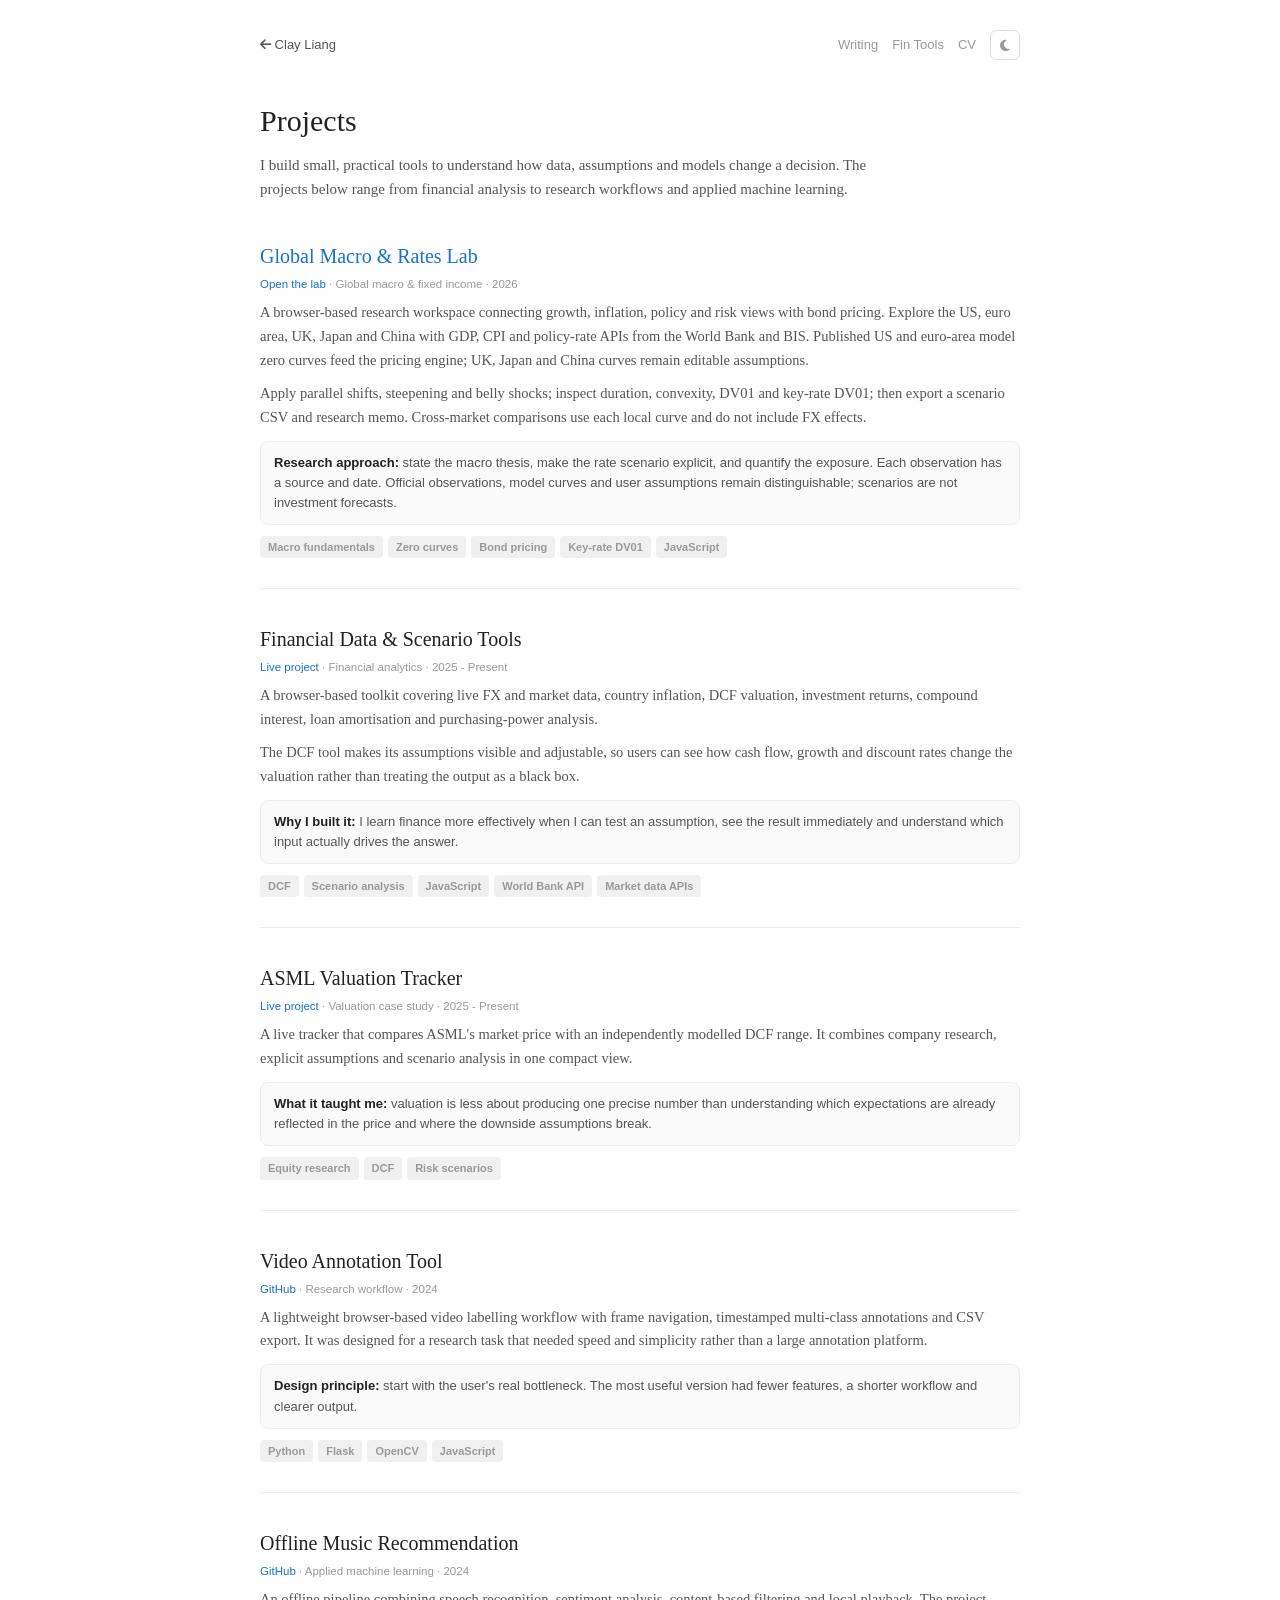
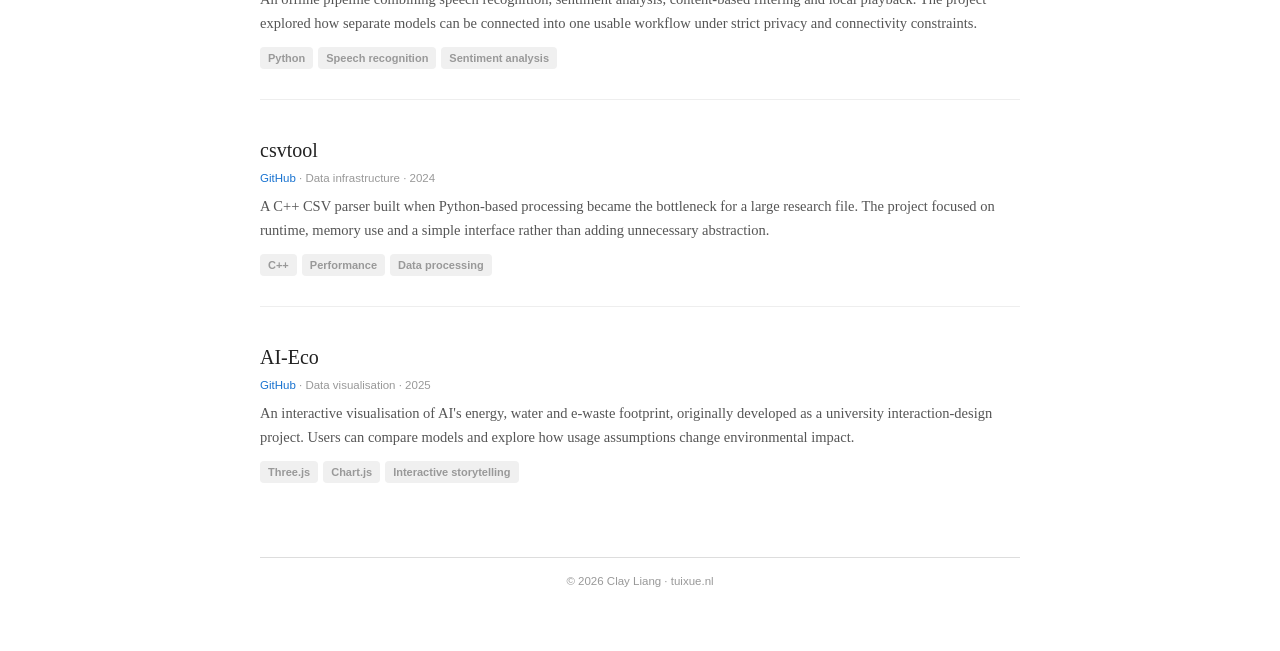
<file: projects/index.html>
<!DOCTYPE html>
<html lang="en">
<head>
  <meta charset="UTF-8">
  <meta name="viewport" content="width=device-width, initial-scale=1.0">
  <meta name="description" content="Projects by Clay Liang across global macro research, fixed-income analytics, data products and machine learning.">
  <script src="/assets/site-boot.js"></script>
  <meta property="og:title" content="Projects - Clay Liang">
  <meta property="og:description" content="Global macro, fixed-income analytics, data products and applied machine-learning projects.">
  <meta property="og:url" content="https://tuixue.nl/projects/">
  <meta property="og:type" content="website">
  <link rel="canonical" href="https://tuixue.nl/projects/">
  <title>Projects - Clay Liang</title>
  <link rel="icon" href="/assets/favicon.svg" type="image/svg+xml">
  <link rel="stylesheet" href="/assets/shared.css">
  <link rel="stylesheet" href="https://cdnjs.cloudflare.com/ajax/libs/font-awesome/6.5.0/css/all.min.css">
  <style>
    .wrap { max-width: 760px; }
    h1 { font-size: 30px; font-weight: normal; margin-bottom: 7px; }
    .desc { color: var(--text2); font-size: 15px; margin-bottom: 38px; max-width: 650px; }
    .proj { margin-bottom: 34px; padding-bottom: 30px; border-bottom: 1px solid var(--border-light); }
    .proj:last-of-type { border-bottom: none; }
    .proj h2 { font-size: 20px; font-weight: normal; margin-bottom: 5px; }
    .proj .meta { font: 11.5px -apple-system,sans-serif; color: var(--text3); margin-bottom: 11px; }
    .proj p { color: var(--text2); margin-bottom: 9px; font-size: 14.5px; }
    .proj .tech { display: flex; gap: 5px; flex-wrap: wrap; margin-top: 11px; }
    .takeaway { background: var(--card); border: 1px solid var(--border-light); border-radius: 8px; padding: 11px 13px; font: 13px/1.55 -apple-system,sans-serif; color: var(--text2); margin-top: 11px; }
    .takeaway strong { color: var(--text); }
  </style>
</head>
<body>
<a class="skip-link" href="#main">Skip to content</a>
<div class="wrap" id="main">
  <div class="topbar">
    <a class="back" href="/"><i class="fas fa-arrow-left"></i> Clay Liang</a>
    <div class="topbar-right"><a href="/blog/">Writing</a><a href="/fintools/">Fin Tools</a><a href="/CV.pdf">CV</a><button class="theme-btn" id="themeBtn" aria-label="Toggle dark mode"><i class="fas fa-moon"></i></button></div>
  </div>

  <h1>Projects</h1>
  <p class="desc">I build small, practical tools to understand how data, assumptions and models change a decision. The projects below range from financial analysis to research workflows and applied machine learning.</p>

  <article class="proj">
    <h2><a href="/fintools/macro-rates.html">Global Macro &amp; Rates Lab</a></h2>
    <div class="meta"><a href="/fintools/macro-rates.html">Open the lab</a> · Global macro &amp; fixed income · 2026</div>
    <p>A browser-based research workspace connecting growth, inflation, policy and risk views with bond pricing. Explore the US, euro area, UK, Japan and China with GDP, CPI and policy-rate APIs from the World Bank and BIS. Published US and euro-area model zero curves feed the pricing engine; UK, Japan and China curves remain editable assumptions.</p>
    <p>Apply parallel shifts, steepening and belly shocks; inspect duration, convexity, DV01 and key-rate DV01; then export a scenario CSV and research memo. Cross-market comparisons use each local curve and do not include FX effects.</p>
    <div class="takeaway"><strong>Research approach:</strong> state the macro thesis, make the rate scenario explicit, and quantify the exposure. Each observation has a source and date. Official observations, model curves and user assumptions remain distinguishable; scenarios are not investment forecasts.</div>
    <div class="tech"><span class="tag">Macro fundamentals</span><span class="tag">Zero curves</span><span class="tag">Bond pricing</span><span class="tag">Key-rate DV01</span><span class="tag">JavaScript</span></div>
  </article>

  <article class="proj">
    <h2>Financial Data &amp; Scenario Tools</h2>
    <div class="meta"><a href="/fintools/">Live project</a> · Financial analytics · 2025 - Present</div>
    <p>A browser-based toolkit covering live FX and market data, country inflation, DCF valuation, investment returns, compound interest, loan amortisation and purchasing-power analysis.</p>
    <p>The DCF tool makes its assumptions visible and adjustable, so users can see how cash flow, growth and discount rates change the valuation rather than treating the output as a black box.</p>
    <div class="takeaway"><strong>Why I built it:</strong> I learn finance more effectively when I can test an assumption, see the result immediately and understand which input actually drives the answer.</div>
    <div class="tech"><span class="tag">DCF</span><span class="tag">Scenario analysis</span><span class="tag">JavaScript</span><span class="tag">World Bank API</span><span class="tag">Market data APIs</span></div>
  </article>

  <article class="proj">
    <h2>ASML Valuation Tracker</h2>
    <div class="meta"><a href="/fintools/asml.html">Live project</a> · Valuation case study · 2025 - Present</div>
    <p>A live tracker that compares ASML's market price with an independently modelled DCF range. It combines company research, explicit assumptions and scenario analysis in one compact view.</p>
    <div class="takeaway"><strong>What it taught me:</strong> valuation is less about producing one precise number than understanding which expectations are already reflected in the price and where the downside assumptions break.</div>
    <div class="tech"><span class="tag">Equity research</span><span class="tag">DCF</span><span class="tag">Risk scenarios</span></div>
  </article>

  <article class="proj">
    <h2>Video Annotation Tool</h2>
    <div class="meta"><a href="https://github.com/Clayins131/video-annotator">GitHub</a> · Research workflow · 2024</div>
    <p>A lightweight browser-based video labelling workflow with frame navigation, timestamped multi-class annotations and CSV export. It was designed for a research task that needed speed and simplicity rather than a large annotation platform.</p>
    <div class="takeaway"><strong>Design principle:</strong> start with the user's real bottleneck. The most useful version had fewer features, a shorter workflow and clearer output.</div>
    <div class="tech"><span class="tag">Python</span><span class="tag">Flask</span><span class="tag">OpenCV</span><span class="tag">JavaScript</span></div>
  </article>

  <article class="proj">
    <h2>Offline Music Recommendation</h2>
    <div class="meta"><a href="https://github.com/Clayins131/Offline-Music-Recommendation-System">GitHub</a> · Applied machine learning · 2024</div>
    <p>An offline pipeline combining speech recognition, sentiment analysis, content-based filtering and local playback. The project explored how separate models can be connected into one usable workflow under strict privacy and connectivity constraints.</p>
    <div class="tech"><span class="tag">Python</span><span class="tag">Speech recognition</span><span class="tag">Sentiment analysis</span></div>
  </article>

  <article class="proj">
    <h2>csvtool</h2>
    <div class="meta"><a href="https://github.com/Clayins131/csvtool">GitHub</a> · Data infrastructure · 2024</div>
    <p>A C++ CSV parser built when Python-based processing became the bottleneck for a large research file. The project focused on runtime, memory use and a simple interface rather than adding unnecessary abstraction.</p>
    <div class="tech"><span class="tag">C++</span><span class="tag">Performance</span><span class="tag">Data processing</span></div>
  </article>

  <article class="proj">
    <h2>AI-Eco</h2>
    <div class="meta"><a href="https://github.com/Clayins131/AI-Eco">GitHub</a> · Data visualisation · 2025</div>
    <p>An interactive visualisation of AI's energy, water and e-waste footprint, originally developed as a university interaction-design project. Users can compare models and explore how usage assumptions change environmental impact.</p>
    <div class="tech"><span class="tag">Three.js</span><span class="tag">Chart.js</span><span class="tag">Interactive storytelling</span></div>
  </article>

  <footer class="footer">&copy; 2026 Clay Liang · <a href="https://tuixue.nl">tuixue.nl</a></footer>
</div>
<script src="/assets/theme.js"></script>
</body>
</html>
</file>
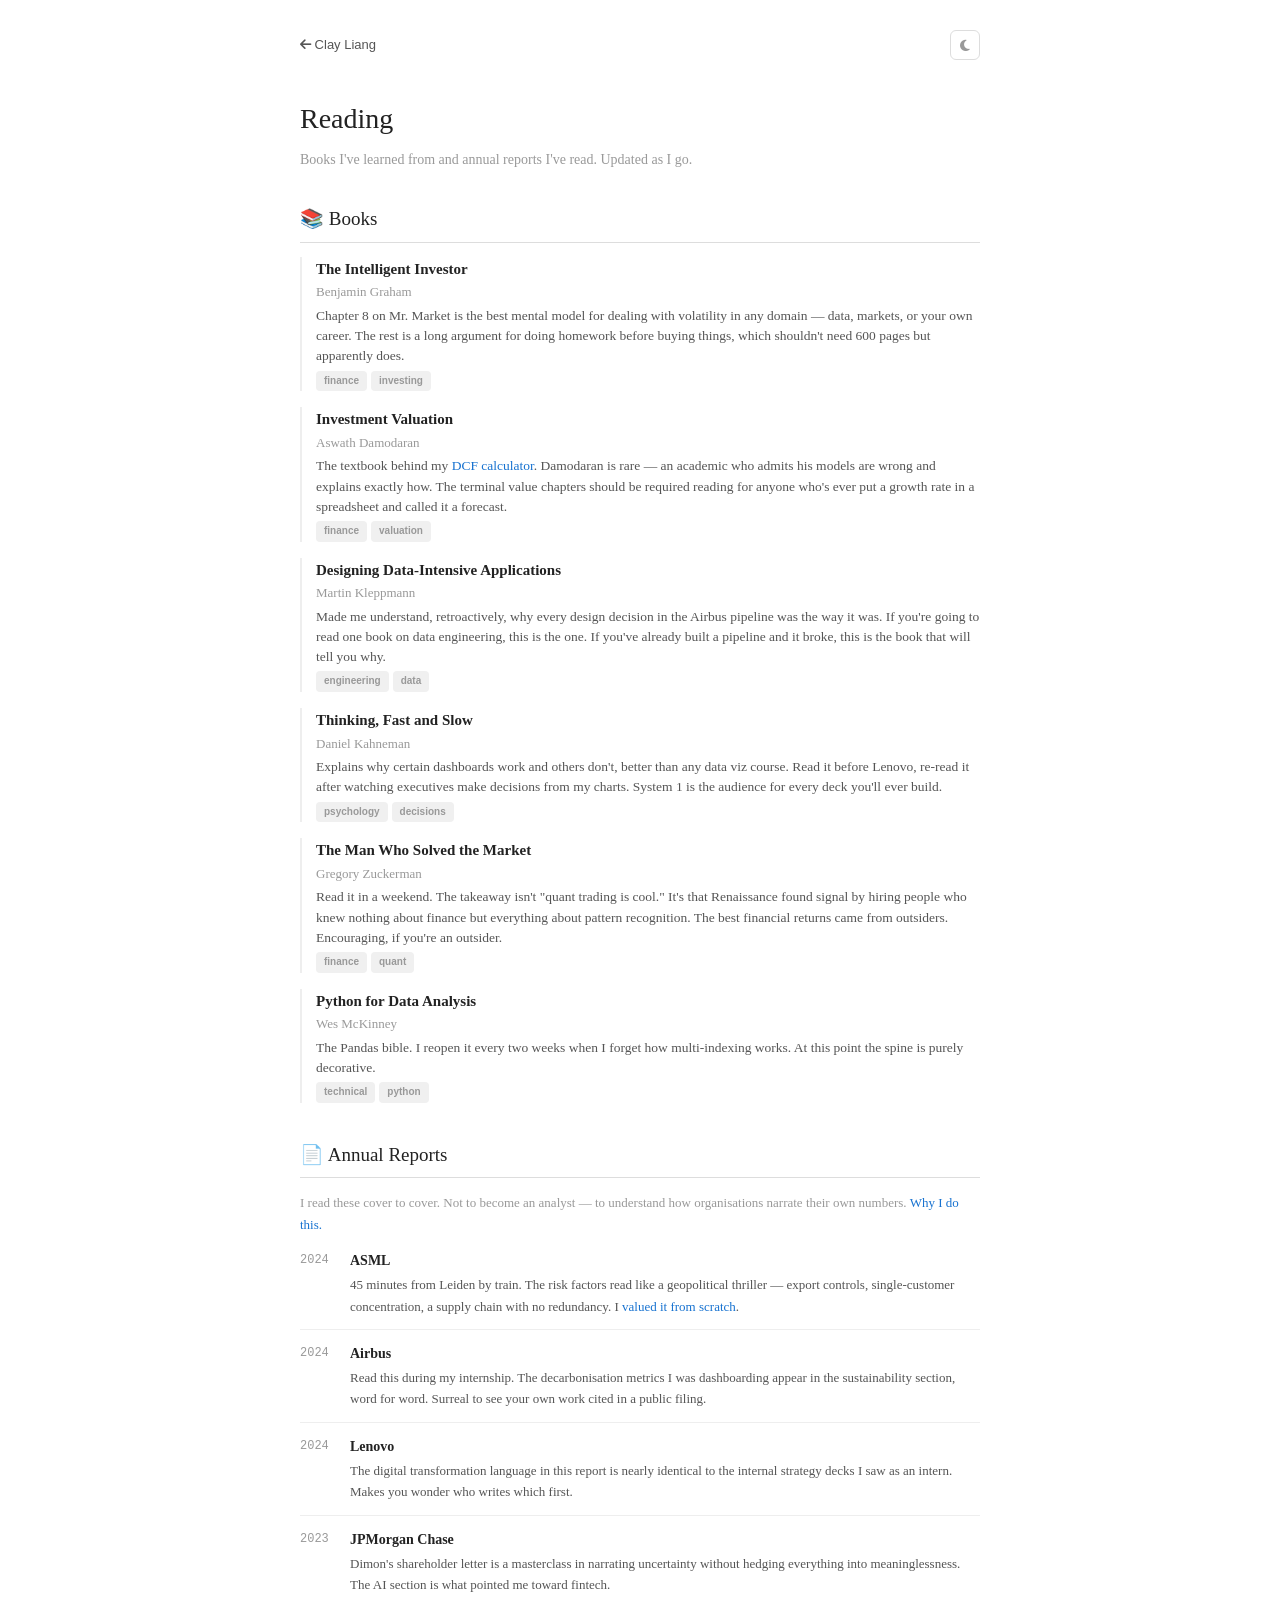
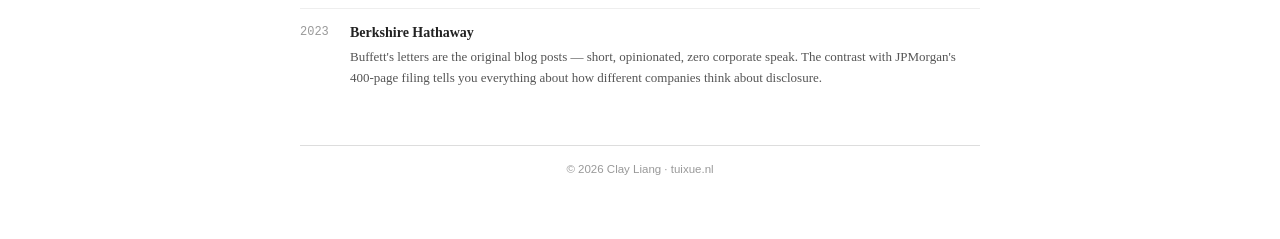
<file: reading/index.html>
<!DOCTYPE html>
<html lang="en">
<head>
  <meta charset="UTF-8">
  <meta name="viewport" content="width=device-width, initial-scale=1.0">
  <meta name="description" content="Clay Liang — Books and annual reports I've read.">
  <script src="/assets/site-boot.js"></script>

  <!-- Open Graph -->
  <meta property="og:title" content="Reading — Clay Liang">
  <meta property="og:description" content="Books I've learned from and annual reports I've read.">
  <meta property="og:url" content="https://tuixue.nl/reading/">
  <meta property="og:type" content="website">
  <meta property="og:site_name" content="Clay Liang">
  <meta name="twitter:card" content="summary">
  <link rel="canonical" href="https://tuixue.nl/reading/">

  <title>Reading — Clay Liang</title>
  <link rel="icon" href="/assets/favicon.svg" type="image/svg+xml">
  <link rel="preconnect" href="https://cdnjs.cloudflare.com" crossorigin>
  <link rel="stylesheet" href="/assets/shared.css">
  <link rel="stylesheet" href="https://cdnjs.cloudflare.com/ajax/libs/font-awesome/6.5.0/css/all.min.css">
  <style>
    .wrap { max-width: 680px; }
    h1 { font-size: 28px; font-weight: normal; margin-bottom: 6px; }
    .desc { color: var(--text3); font-size: 14px; margin-bottom: 32px; }
    .section { margin-bottom: 36px; }
    .section h2 {
      font-size: 19px; font-weight: normal;
      padding-bottom: 7px; border-bottom: 1px solid var(--border);
      margin-bottom: 14px;
    }
    .book {
      margin-bottom: 16px; padding-left: 14px;
      border-left: 2px solid var(--border-light);
      transition: border-color 0.2s;
    }
    .book:hover { border-left-color: var(--link); }
    .book .title { font-weight: bold; font-size: 15px; }
    .book .author { font-size: 13px; color: var(--text3); }
    .book .note { font-size: 13.5px; color: var(--text2); margin-top: 3px; line-height: 1.5; }
    .book .tags { margin-top: 4px; display: flex; gap: 4px; flex-wrap: wrap; }
    .tag { font-size: 10px; }
    .report {
      display: flex; gap: 10px; margin-bottom: 12px;
      padding-bottom: 12px; border-bottom: 1px solid var(--border-light);
    }
    .report:last-child { border-bottom: none; }
    .report .year {
      font-family: 'Courier New', monospace;
      font-size: 12px; color: var(--text3);
      width: 40px; flex-shrink: 0; padding-top: 2px;
    }
    .report .company { font-weight: bold; font-size: 14px; }
    .report .comment { font-size: 13px; color: var(--text2); margin-top: 2px; }
  </style>
</head>
<body>
<a class="skip-link" href="#main">Skip to content</a>
<div class="wrap" id="main">
  <div class="topbar">
    <a class="back" href="/"><i class="fas fa-arrow-left"></i> Clay Liang</a>
    <button class="theme-btn" id="themeBtn" aria-label="Toggle dark mode"><i class="fas fa-moon"></i></button>
  </div>

  <h1>Reading</h1>
  <p class="desc">Books I've learned from and annual reports I've read. Updated as I go.</p>

  <div class="section">
    <h2>📚 Books</h2>

    <div class="book">
      <div class="title">The Intelligent Investor</div>
      <div class="author">Benjamin Graham</div>
      <div class="note">Chapter 8 on Mr. Market is the best mental model for dealing with volatility in any domain — data, markets, or your own career. The rest is a long argument for doing homework before buying things, which shouldn't need 600 pages but apparently does.</div>
      <div class="tags"><span class="tag">finance</span> <span class="tag">investing</span></div>
    </div>

    <div class="book">
      <div class="title">Investment Valuation</div>
      <div class="author">Aswath Damodaran</div>
      <div class="note">The textbook behind my <a href="/fintools/#dcf">DCF calculator</a>. Damodaran is rare — an academic who admits his models are wrong and explains exactly how. The terminal value chapters should be required reading for anyone who's ever put a growth rate in a spreadsheet and called it a forecast.</div>
      <div class="tags"><span class="tag">finance</span> <span class="tag">valuation</span></div>
    </div>

    <div class="book">
      <div class="title">Designing Data-Intensive Applications</div>
      <div class="author">Martin Kleppmann</div>
      <div class="note">Made me understand, retroactively, why every design decision in the Airbus pipeline was the way it was. If you're going to read one book on data engineering, this is the one. If you've already built a pipeline and it broke, this is the book that will tell you why.</div>
      <div class="tags"><span class="tag">engineering</span> <span class="tag">data</span></div>
    </div>

    <div class="book">
      <div class="title">Thinking, Fast and Slow</div>
      <div class="author">Daniel Kahneman</div>
      <div class="note">Explains why certain dashboards work and others don't, better than any data viz course. Read it before Lenovo, re-read it after watching executives make decisions from my charts. System 1 is the audience for every deck you'll ever build.</div>
      <div class="tags"><span class="tag">psychology</span> <span class="tag">decisions</span></div>
    </div>

    <div class="book">
      <div class="title">The Man Who Solved the Market</div>
      <div class="author">Gregory Zuckerman</div>
      <div class="note">Read it in a weekend. The takeaway isn't "quant trading is cool." It's that Renaissance found signal by hiring people who knew nothing about finance but everything about pattern recognition. The best financial returns came from outsiders. Encouraging, if you're an outsider.</div>
      <div class="tags"><span class="tag">finance</span> <span class="tag">quant</span></div>
    </div>

    <div class="book">
      <div class="title">Python for Data Analysis</div>
      <div class="author">Wes McKinney</div>
      <div class="note">The Pandas bible. I reopen it every two weeks when I forget how multi-indexing works. At this point the spine is purely decorative.</div>
      <div class="tags"><span class="tag">technical</span> <span class="tag">python</span></div>
    </div>
  </div>

  <div class="section">
    <h2>📄 Annual Reports</h2>
    <p style="font-size:13px;color:var(--text3);margin-bottom:14px;">I read these cover to cover. Not to become an analyst — to understand how organisations narrate their own numbers. <a href="/blog/why-i-read-annual-reports.html">Why I do this.</a></p>

    <div class="report">
      <div class="year">2024</div>
      <div><div class="company">ASML</div><div class="comment">45 minutes from Leiden by train. The risk factors read like a geopolitical thriller — export controls, single-customer concentration, a supply chain with no redundancy. I <a href="/blog/asml-first-dcf.html">valued it from scratch</a>.</div></div>
    </div>

    <div class="report">
      <div class="year">2024</div>
      <div><div class="company">Airbus</div><div class="comment">Read this during my internship. The decarbonisation metrics I was dashboarding appear in the sustainability section, word for word. Surreal to see your own work cited in a public filing.</div></div>
    </div>

    <div class="report">
      <div class="year">2024</div>
      <div><div class="company">Lenovo</div><div class="comment">The digital transformation language in this report is nearly identical to the internal strategy decks I saw as an intern. Makes you wonder who writes which first.</div></div>
    </div>

    <div class="report">
      <div class="year">2023</div>
      <div><div class="company">JPMorgan Chase</div><div class="comment">Dimon's shareholder letter is a masterclass in narrating uncertainty without hedging everything into meaninglessness. The AI section is what pointed me toward fintech.</div></div>
    </div>

    <div class="report">
      <div class="year">2023</div>
      <div><div class="company">Berkshire Hathaway</div><div class="comment">Buffett's letters are the original blog posts — short, opinionated, zero corporate speak. The contrast with JPMorgan's 400-page filing tells you everything about how different companies think about disclosure.</div></div>
    </div>
  </div>

  <div class="footer">&copy; 2026 Clay Liang &middot; <a href="https://tuixue.nl">tuixue.nl</a></div>
</div>
<script src="/assets/theme.js"></script>
</body>
</html>
</file>
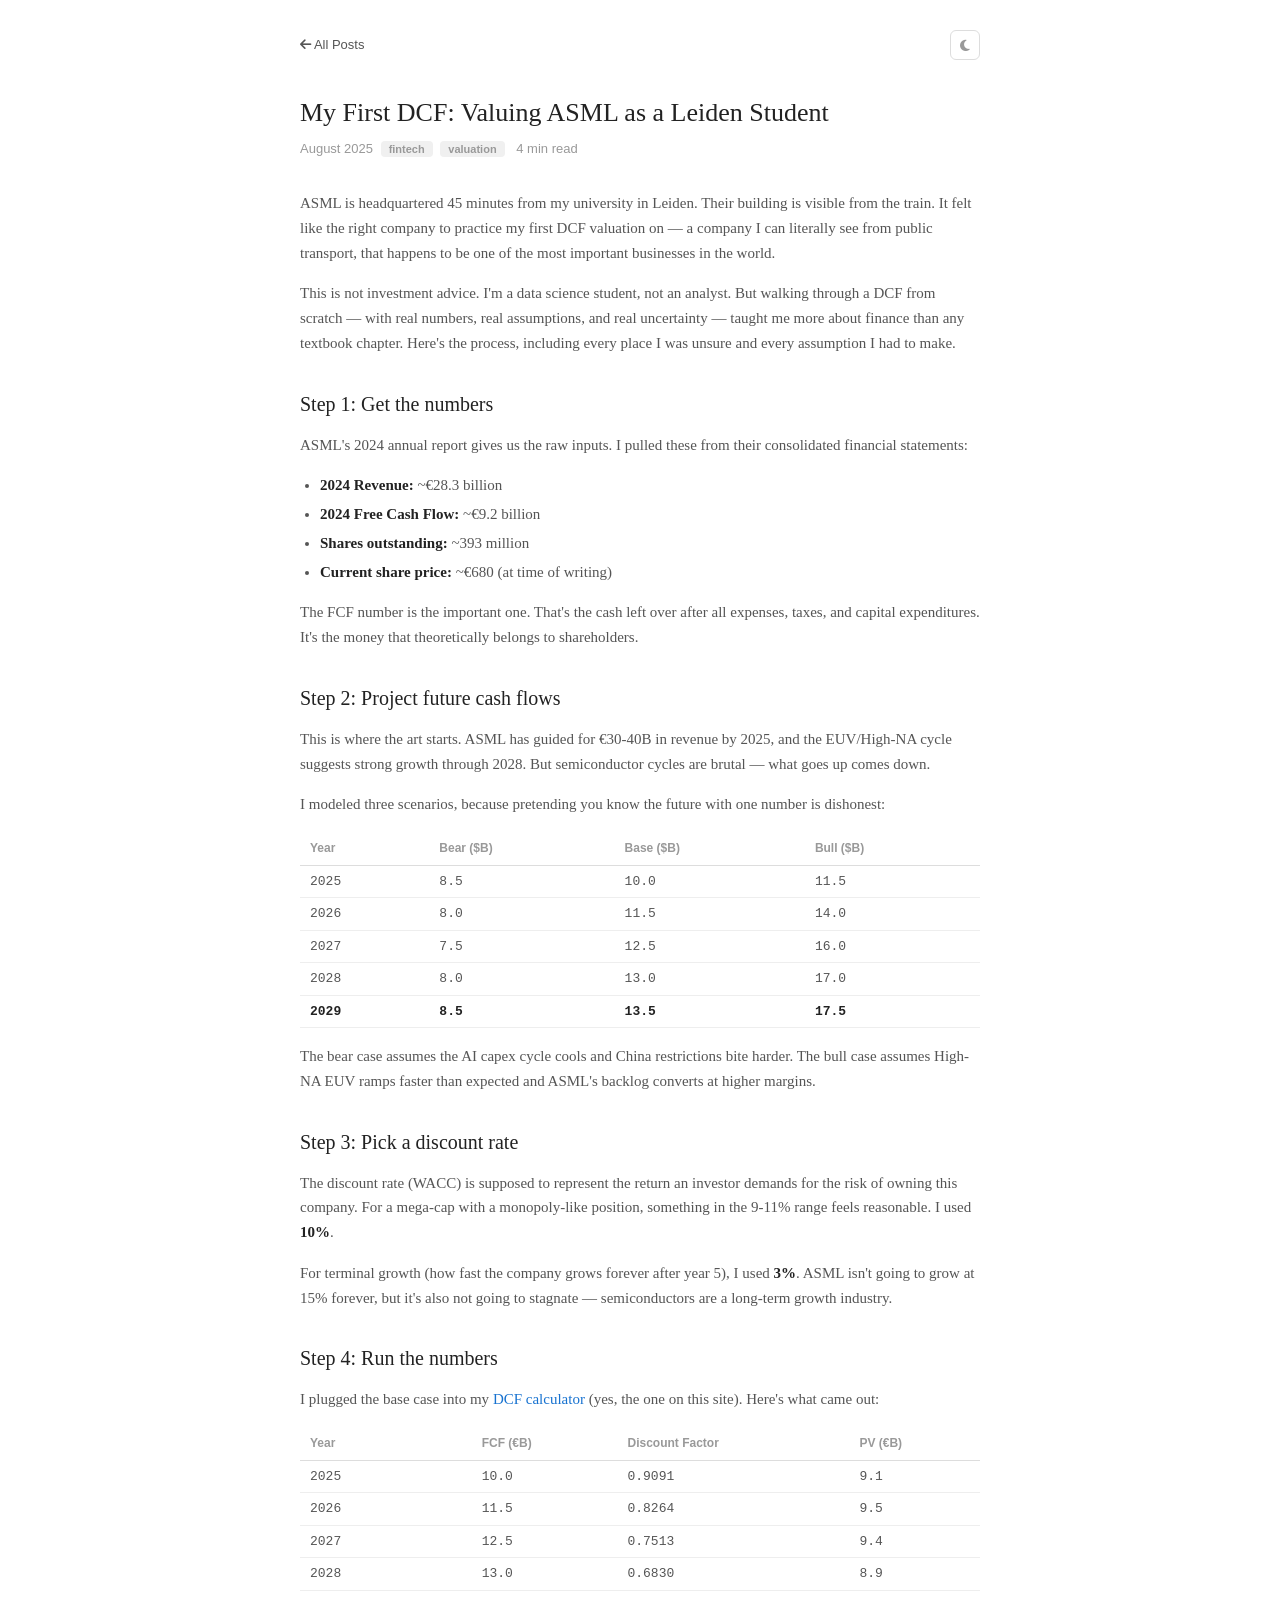
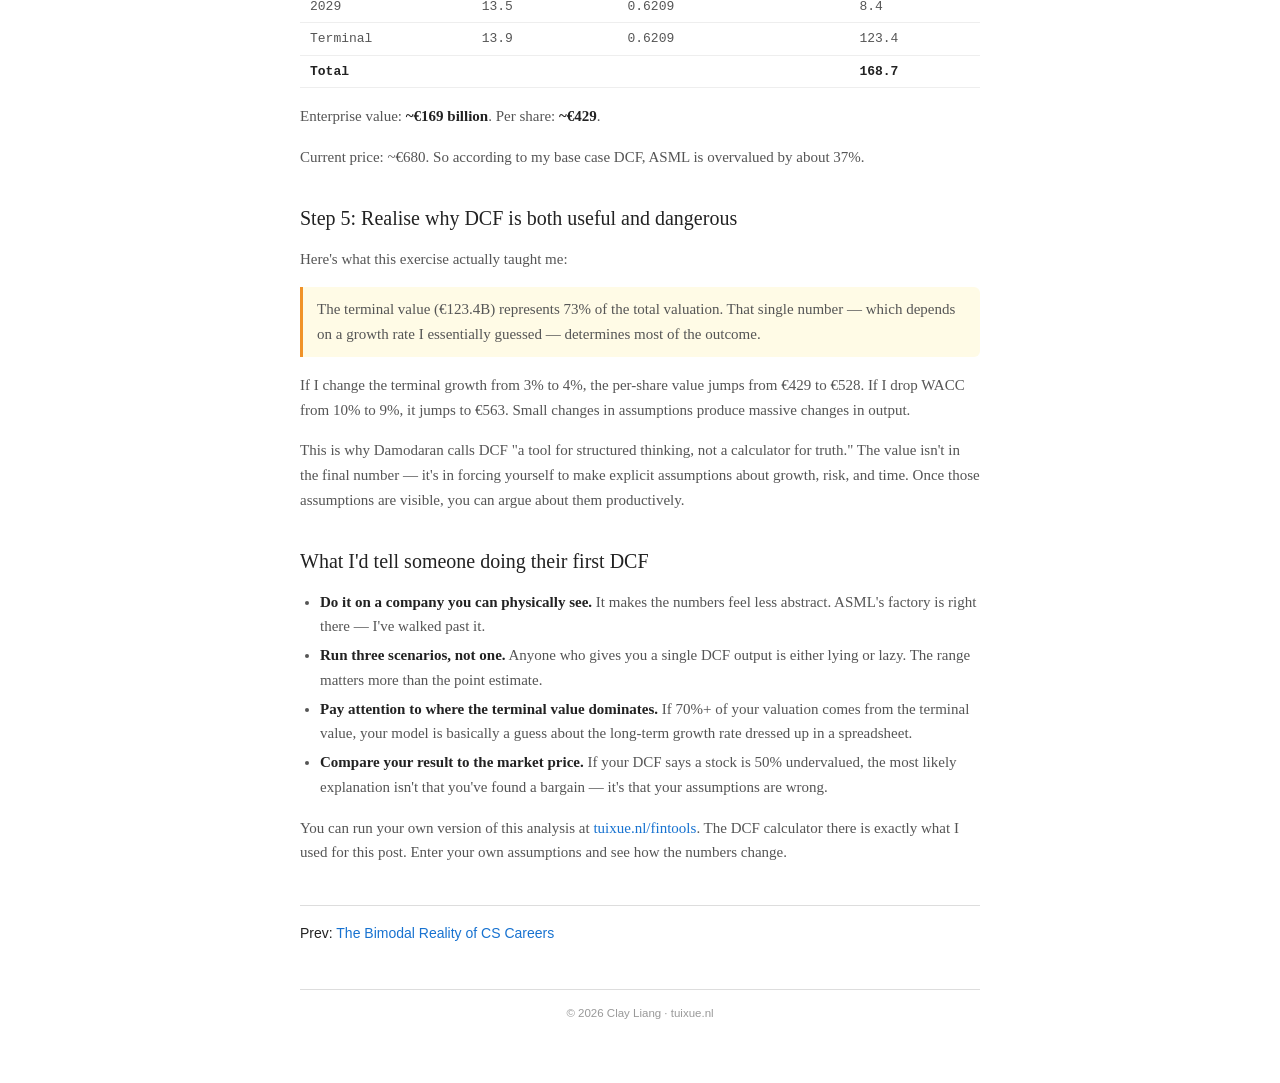
<file: blog/asml-first-dcf.html>
<!DOCTYPE html>
<html lang="en">
<head>
  <meta charset="UTF-8">
  <meta name="viewport" content="width=device-width, initial-scale=1.0">
  <meta name="description" content="I used my own DCF calculator to value ASML from scratch — three scenarios, real numbers, and every assumption laid bare.">
  <script src="/assets/site-boot.js"></script>

  <!-- Open Graph -->
  <meta property="og:title" content="My First DCF: Valuing ASML as a Leiden Student — Clay Liang">
  <meta property="og:description" content="I used my own DCF calculator to value ASML from scratch — three scenarios, real numbers, and every assumption laid bare.">
  <meta property="og:url" content="https://tuixue.nl/blog/asml-first-dcf.html">
  <meta property="og:type" content="article">
  <meta property="og:site_name" content="Clay Liang">
  <meta name="twitter:card" content="summary">
  <link rel="canonical" href="https://tuixue.nl/blog/asml-first-dcf.html">

  <title>My First DCF: Valuing ASML as a Leiden Student — Clay Liang</title>
  <link rel="icon" href="/assets/favicon.svg" type="image/svg+xml">
  <link rel="preconnect" href="https://cdnjs.cloudflare.com" crossorigin>
  <link rel="stylesheet" href="/assets/shared.css">
  <link rel="stylesheet" href="/assets/blog-post.css">
  <link rel="stylesheet" href="https://cdnjs.cloudflare.com/ajax/libs/font-awesome/6.5.0/css/all.min.css">
  <style>
  </style>
</head>
<body>
<a class="skip-link" href="#main">Skip to content</a>
<div class="wrap" id="main">
  <div class="topbar">
    <a class="back" href="/blog/"><i class="fas fa-arrow-left"></i> All Posts</a>
    <button class="theme-btn" id="themeBtn" aria-label="Toggle dark mode"><i class="fas fa-moon"></i></button>
  </div>

  <div class="post-header">
    <h1 class="post-title">My First DCF: Valuing ASML as a Leiden Student</h1>
    <div class="post-meta">August 2025 <span class="tag">fintech</span> <span class="tag">valuation</span> <span class="read-time">4 min read</span></div>
  </div>

  <div class="post-body">


    <p>
      ASML is headquartered 45 minutes from my university in Leiden. Their building is visible from the train. It felt like the right company to practice my first DCF valuation on — a company I can literally see from public transport, that happens to be one of the most important businesses in the world.
    </p>

    <p>
      This is not investment advice. I'm a data science student, not an analyst. But walking through a DCF from scratch — with real numbers, real assumptions, and real uncertainty — taught me more about finance than any textbook chapter. Here's the process, including every place I was unsure and every assumption I had to make.
    </p>

    <h2>Step 1: Get the numbers</h2>

    <p>
      ASML's 2024 annual report gives us the raw inputs. I pulled these from their consolidated financial statements:
    </p>

    <ul>
      <li><strong>2024 Revenue:</strong> ~€28.3 billion</li>
      <li><strong>2024 Free Cash Flow:</strong> ~€9.2 billion</li>
      <li><strong>Shares outstanding:</strong> ~393 million</li>
      <li><strong>Current share price:</strong> ~€680 (at time of writing)</li>
    </ul>

    <p>
      The FCF number is the important one. That's the cash left over after all expenses, taxes, and capital expenditures. It's the money that theoretically belongs to shareholders.
    </p>

    <h2>Step 2: Project future cash flows</h2>

    <p>
      This is where the art starts. ASML has guided for €30-40B in revenue by 2025, and the EUV/High-NA cycle suggests strong growth through 2028. But semiconductor cycles are brutal — what goes up comes down.
    </p>

    <p>
      I modeled three scenarios, because pretending you know the future with one number is dishonest:
    </p>

    <table>
      <tr><th>Year</th><th>Bear ($B)</th><th>Base ($B)</th><th>Bull ($B)</th></tr>
      <tr><td>2025</td><td>8.5</td><td>10.0</td><td>11.5</td></tr>
      <tr><td>2026</td><td>8.0</td><td>11.5</td><td>14.0</td></tr>
      <tr><td>2027</td><td>7.5</td><td>12.5</td><td>16.0</td></tr>
      <tr><td>2028</td><td>8.0</td><td>13.0</td><td>17.0</td></tr>
      <tr><td>2029</td><td>8.5</td><td>13.5</td><td>17.5</td></tr>
    </table>

    <p>
      The bear case assumes the AI capex cycle cools and China restrictions bite harder. The bull case assumes High-NA EUV ramps faster than expected and ASML's backlog converts at higher margins.
    </p>

    <h2>Step 3: Pick a discount rate</h2>

    <p>
      The discount rate (WACC) is supposed to represent the return an investor demands for the risk of owning this company. For a mega-cap with a monopoly-like position, something in the 9-11% range feels reasonable. I used <strong>10%</strong>.
    </p>

    <p>
      For terminal growth (how fast the company grows forever after year 5), I used <strong>3%</strong>. ASML isn't going to grow at 15% forever, but it's also not going to stagnate — semiconductors are a long-term growth industry.
    </p>

    <h2>Step 4: Run the numbers</h2>

    <p>
      I plugged the base case into my <a href="/fintools/#dcf">DCF calculator</a> (yes, the one on this site). Here's what came out:
    </p>

    <table>
      <tr><th>Year</th><th>FCF (€B)</th><th>Discount Factor</th><th>PV (€B)</th></tr>
      <tr><td>2025</td><td>10.0</td><td>0.9091</td><td>9.1</td></tr>
      <tr><td>2026</td><td>11.5</td><td>0.8264</td><td>9.5</td></tr>
      <tr><td>2027</td><td>12.5</td><td>0.7513</td><td>9.4</td></tr>
      <tr><td>2028</td><td>13.0</td><td>0.6830</td><td>8.9</td></tr>
      <tr><td>2029</td><td>13.5</td><td>0.6209</td><td>8.4</td></tr>
      <tr><td>Terminal</td><td>13.9</td><td>0.6209</td><td>123.4</td></tr>
      <tr><td>Total</td><td></td><td></td><td>168.7</td></tr>
    </table>

    <p>
      Enterprise value: <strong>~€169 billion</strong>. Per share: <strong>~€429</strong>.
    </p>

    <p>
      Current price: ~€680. So according to my base case DCF, ASML is overvalued by about 37%.
    </p>

    <h2>Step 5: Realise why DCF is both useful and dangerous</h2>

    <p>
      Here's what this exercise actually taught me:
    </p>

    <blockquote>
      The terminal value (€123.4B) represents 73% of the total valuation. That single number — which depends on a growth rate I essentially guessed — determines most of the outcome.
    </blockquote>

    <p>
      If I change the terminal growth from 3% to 4%, the per-share value jumps from €429 to €528. If I drop WACC from 10% to 9%, it jumps to €563. Small changes in assumptions produce massive changes in output.
    </p>

    <p>
      This is why Damodaran calls DCF "a tool for structured thinking, not a calculator for truth." The value isn't in the final number — it's in forcing yourself to make explicit assumptions about growth, risk, and time. Once those assumptions are visible, you can argue about them productively.
    </p>

    <h2>What I'd tell someone doing their first DCF</h2>

    <ul>
      <li><strong>Do it on a company you can physically see.</strong> It makes the numbers feel less abstract. ASML's factory is right there — I've walked past it.</li>
      <li><strong>Run three scenarios, not one.</strong> Anyone who gives you a single DCF output is either lying or lazy. The range matters more than the point estimate.</li>
      <li><strong>Pay attention to where the terminal value dominates.</strong> If 70%+ of your valuation comes from the terminal value, your model is basically a guess about the long-term growth rate dressed up in a spreadsheet.</li>
      <li><strong>Compare your result to the market price.</strong> If your DCF says a stock is 50% undervalued, the most likely explanation isn't that you've found a bargain — it's that your assumptions are wrong.</li>
    </ul>

    <p>
      You can run your own version of this analysis at <a href="/fintools/#dcf">tuixue.nl/fintools</a>. The DCF calculator there is exactly what I used for this post. Enter your own assumptions and see how the numbers change.
    </p>

    </div>

  <div class="post-nav">
    <span>Prev: <a href="/blog/bimodal-reality-of-cs.html">The Bimodal Reality of CS Careers</a></span>
  </div>

  <div class="footer">&copy; 2026 Clay Liang &middot; <a href="https://tuixue.nl">tuixue.nl</a></div>
</div>
<script src="/assets/theme.js"></script>
</body>
</html>
</file>
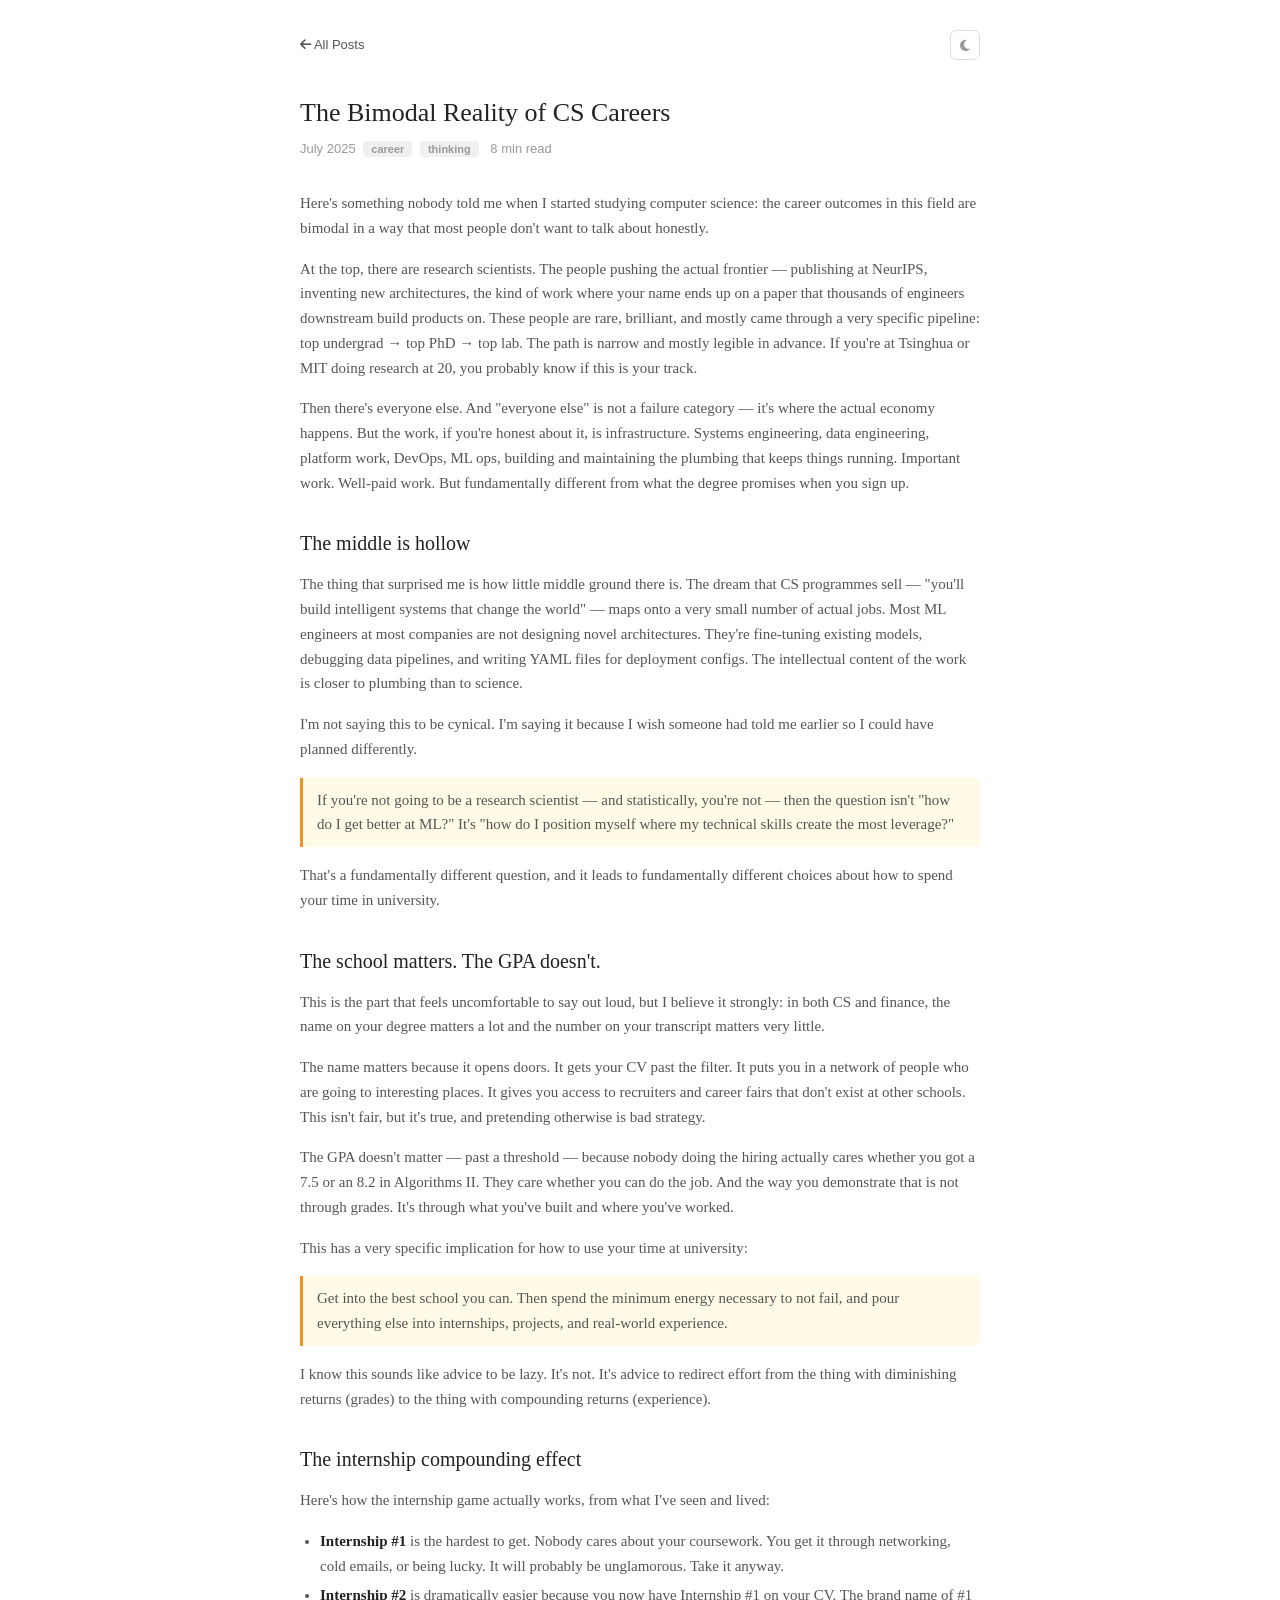
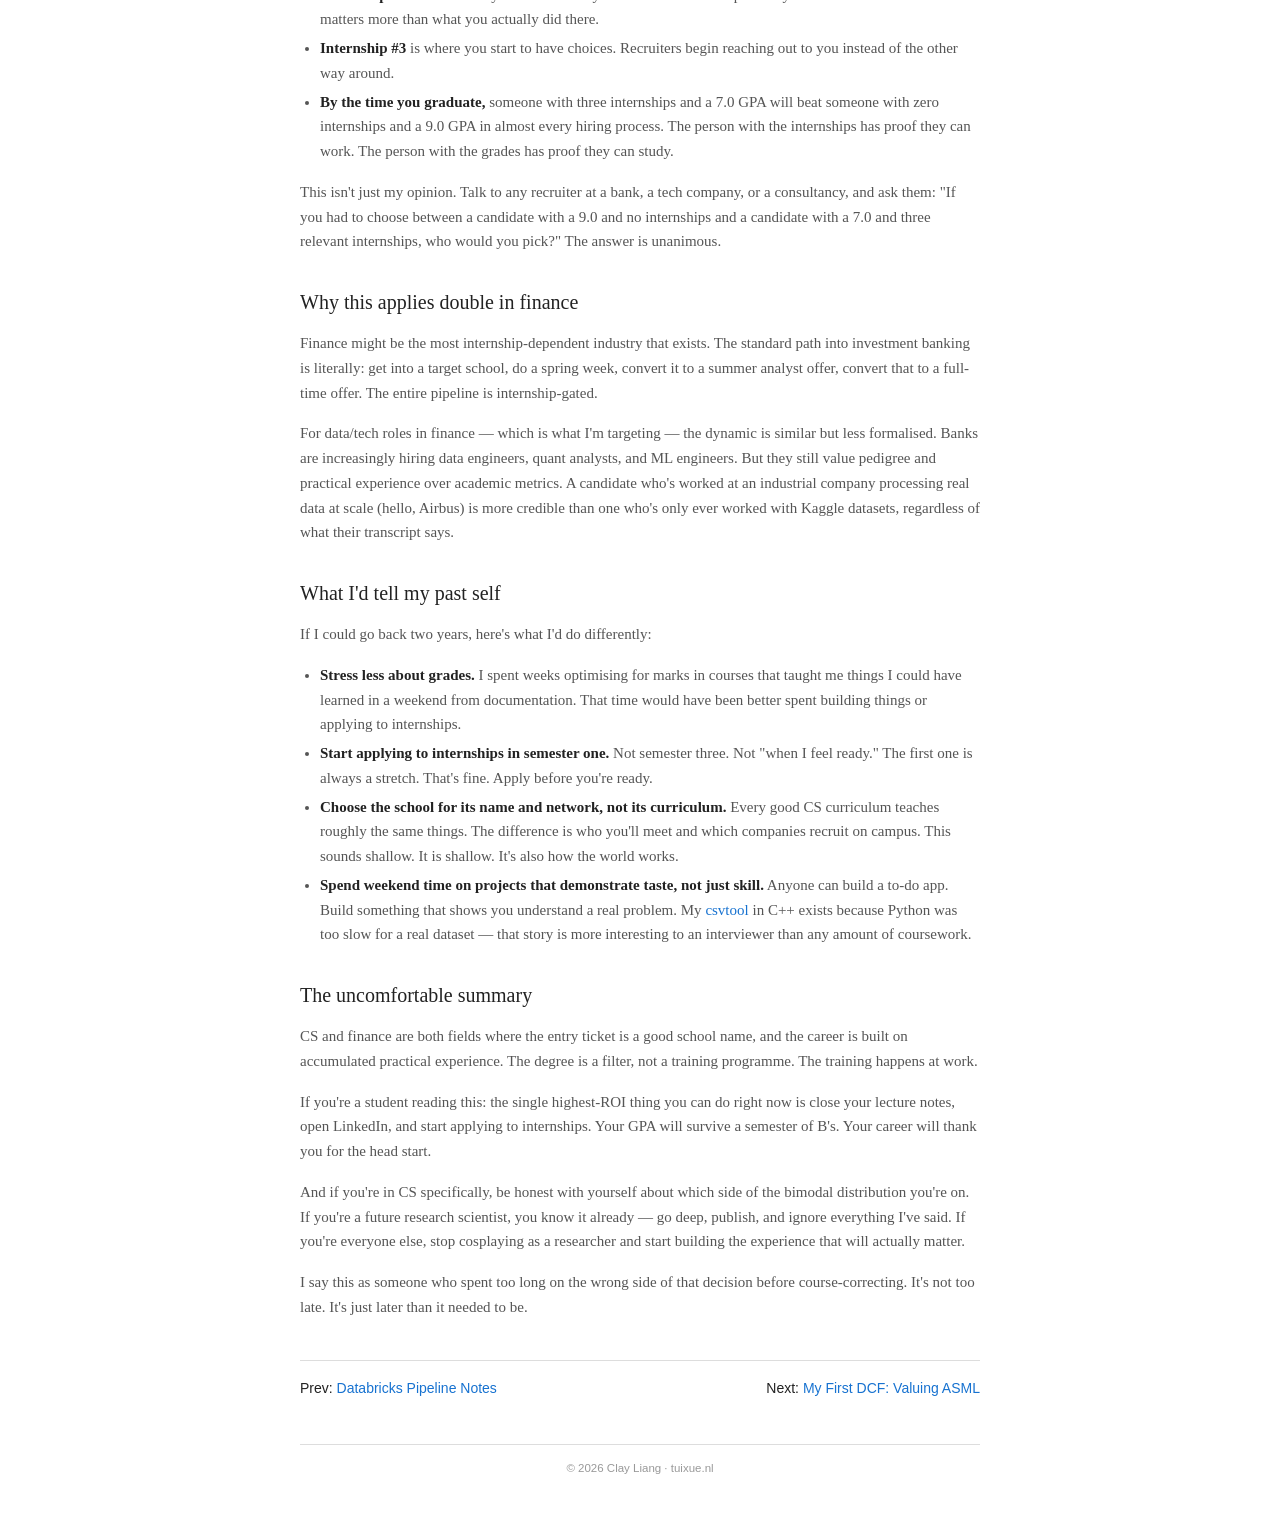
<file: blog/bimodal-reality-of-cs.html>
<!DOCTYPE html>
<html lang="en">
<head>
  <meta charset="UTF-8">
  <meta name="viewport" content="width=device-width, initial-scale=1.0">
  <meta name="description" content="CS has two career tracks: research scientist and infrastructure engineer. The middle is hollow.">
  <script src="/assets/site-boot.js"></script>

  <!-- Open Graph -->
  <meta property="og:title" content="The Bimodal Reality of CS Careers — Clay Liang">
  <meta property="og:description" content="CS has two career tracks: research scientist and infrastructure engineer. The middle is hollow.">
  <meta property="og:url" content="https://tuixue.nl/blog/bimodal-reality-of-cs.html">
  <meta property="og:type" content="article">
  <meta property="og:site_name" content="Clay Liang">
  <meta name="twitter:card" content="summary">
  <link rel="canonical" href="https://tuixue.nl/blog/bimodal-reality-of-cs.html">

  <title>The Bimodal Reality of CS Careers — Clay Liang</title>
  <link rel="icon" href="/assets/favicon.svg" type="image/svg+xml">
  <link rel="preconnect" href="https://cdnjs.cloudflare.com" crossorigin>
  <link rel="stylesheet" href="/assets/shared.css">
  <link rel="stylesheet" href="/assets/blog-post.css">
  <link rel="stylesheet" href="https://cdnjs.cloudflare.com/ajax/libs/font-awesome/6.5.0/css/all.min.css">
  <style>
  </style>
</head>
<body>
<a class="skip-link" href="#main">Skip to content</a>
<div class="wrap" id="main">
  <div class="topbar">
    <a class="back" href="/blog/"><i class="fas fa-arrow-left"></i> All Posts</a>
    <button class="theme-btn" id="themeBtn" aria-label="Toggle dark mode"><i class="fas fa-moon"></i></button>
  </div>

  <div class="post-header">
    <h1 class="post-title">The Bimodal Reality of CS Careers</h1>
    <div class="post-meta">July 2025 <span class="tag">career</span> <span class="tag">thinking</span> <span class="read-time">8 min read</span></div>
  </div>

  <div class="post-body">


    <p>
      Here's something nobody told me when I started studying computer science: the career outcomes in this field are bimodal in a way that most people don't want to talk about honestly.
    </p>

    <p>
      At the top, there are research scientists. The people pushing the actual frontier — publishing at NeurIPS, inventing new architectures, the kind of work where your name ends up on a paper that thousands of engineers downstream build products on. These people are rare, brilliant, and mostly came through a very specific pipeline: top undergrad → top PhD → top lab. The path is narrow and mostly legible in advance. If you're at Tsinghua or MIT doing research at 20, you probably know if this is your track.
    </p>

    <p>
      Then there's everyone else. And "everyone else" is not a failure category — it's where the actual economy happens. But the work, if you're honest about it, is infrastructure. Systems engineering, data engineering, platform work, DevOps, ML ops, building and maintaining the plumbing that keeps things running. Important work. Well-paid work. But fundamentally different from what the degree promises when you sign up.
    </p>

    <h2>The middle is hollow</h2>

    <p>
      The thing that surprised me is how little middle ground there is. The dream that CS programmes sell — "you'll build intelligent systems that change the world" — maps onto a very small number of actual jobs. Most ML engineers at most companies are not designing novel architectures. They're fine-tuning existing models, debugging data pipelines, and writing YAML files for deployment configs. The intellectual content of the work is closer to plumbing than to science.
    </p>

    <p>
      I'm not saying this to be cynical. I'm saying it because I wish someone had told me earlier so I could have planned differently.
    </p>

    <blockquote>
      If you're not going to be a research scientist — and statistically, you're not — then the question isn't "how do I get better at ML?" It's "how do I position myself where my technical skills create the most leverage?"
    </blockquote>

    <p>
      That's a fundamentally different question, and it leads to fundamentally different choices about how to spend your time in university.
    </p>

    <h2>The school matters. The GPA doesn't.</h2>

    <p>
      This is the part that feels uncomfortable to say out loud, but I believe it strongly: in both CS and finance, the name on your degree matters a lot and the number on your transcript matters very little.
    </p>

    <p>
      The name matters because it opens doors. It gets your CV past the filter. It puts you in a network of people who are going to interesting places. It gives you access to recruiters and career fairs that don't exist at other schools. This isn't fair, but it's true, and pretending otherwise is bad strategy.
    </p>

    <p>
      The GPA doesn't matter — past a threshold — because nobody doing the hiring actually cares whether you got a 7.5 or an 8.2 in Algorithms II. They care whether you can do the job. And the way you demonstrate that is not through grades. It's through what you've built and where you've worked.
    </p>

    <p>
      This has a very specific implication for how to use your time at university:
    </p>

    <blockquote>
      Get into the best school you can. Then spend the minimum energy necessary to not fail, and pour everything else into internships, projects, and real-world experience.
    </blockquote>

    <p>
      I know this sounds like advice to be lazy. It's not. It's advice to redirect effort from the thing with diminishing returns (grades) to the thing with compounding returns (experience).
    </p>

    <h2>The internship compounding effect</h2>

    <p>
      Here's how the internship game actually works, from what I've seen and lived:
    </p>

    <ul>
      <li><strong>Internship #1</strong> is the hardest to get. Nobody cares about your coursework. You get it through networking, cold emails, or being lucky. It will probably be unglamorous. Take it anyway.</li>
      <li><strong>Internship #2</strong> is dramatically easier because you now have Internship #1 on your CV. The brand name of #1 matters more than what you actually did there.</li>
      <li><strong>Internship #3</strong> is where you start to have choices. Recruiters begin reaching out to you instead of the other way around.</li>
      <li><strong>By the time you graduate,</strong> someone with three internships and a 7.0 GPA will beat someone with zero internships and a 9.0 GPA in almost every hiring process. The person with the internships has proof they can work. The person with the grades has proof they can study.</li>
    </ul>

    <p>
      This isn't just my opinion. Talk to any recruiter at a bank, a tech company, or a consultancy, and ask them: "If you had to choose between a candidate with a 9.0 and no internships and a candidate with a 7.0 and three relevant internships, who would you pick?" The answer is unanimous.
    </p>

    <h2>Why this applies double in finance</h2>

    <p>
      Finance might be the most internship-dependent industry that exists. The standard path into investment banking is literally: get into a target school, do a spring week, convert it to a summer analyst offer, convert that to a full-time offer. The entire pipeline is internship-gated.
    </p>

    <p>
      For data/tech roles in finance — which is what I'm targeting — the dynamic is similar but less formalised. Banks are increasingly hiring data engineers, quant analysts, and ML engineers. But they still value pedigree and practical experience over academic metrics. A candidate who's worked at an industrial company processing real data at scale (hello, Airbus) is more credible than one who's only ever worked with Kaggle datasets, regardless of what their transcript says.
    </p>

    <h2>What I'd tell my past self</h2>

    <p>
      If I could go back two years, here's what I'd do differently:
    </p>

    <ul>
      <li><strong>Stress less about grades.</strong> I spent weeks optimising for marks in courses that taught me things I could have learned in a weekend from documentation. That time would have been better spent building things or applying to internships.</li>
      <li><strong>Start applying to internships in semester one.</strong> Not semester three. Not "when I feel ready." The first one is always a stretch. That's fine. Apply before you're ready.</li>
      <li><strong>Choose the school for its name and network, not its curriculum.</strong> Every good CS curriculum teaches roughly the same things. The difference is who you'll meet and which companies recruit on campus. This sounds shallow. It is shallow. It's also how the world works.</li>
      <li><strong>Spend weekend time on projects that demonstrate taste, not just skill.</strong> Anyone can build a to-do app. Build something that shows you understand a real problem. My <a href="https://github.com/Clayins131/csvtool">csvtool</a> in C++ exists because Python was too slow for a real dataset — that story is more interesting to an interviewer than any amount of coursework.</li>
    </ul>

    <h2>The uncomfortable summary</h2>

    <p>
      CS and finance are both fields where the entry ticket is a good school name, and the career is built on accumulated practical experience. The degree is a filter, not a training programme. The training happens at work.
    </p>

    <p>
      If you're a student reading this: the single highest-ROI thing you can do right now is close your lecture notes, open LinkedIn, and start applying to internships. Your GPA will survive a semester of B's. Your career will thank you for the head start.
    </p>

    <p>
      And if you're in CS specifically, be honest with yourself about which side of the bimodal distribution you're on. If you're a future research scientist, you know it already — go deep, publish, and ignore everything I've said. If you're everyone else, stop cosplaying as a researcher and start building the experience that will actually matter.
    </p>

    <p>
      I say this as someone who spent too long on the wrong side of that decision before course-correcting. It's not too late. It's just later than it needed to be.
    </p>

    </div>

  <div class="post-nav" style="display: flex; justify-content: space-between;">
    <span>Prev: <a href="/blog/databricks-pipeline-notes.html">Databricks Pipeline Notes</a></span>
    <span>Next: <a href="/blog/asml-first-dcf.html">My First DCF: Valuing ASML</a></span>
  </div>

  <div class="footer">&copy; 2026 Clay Liang &middot; <a href="https://tuixue.nl">tuixue.nl</a></div>
</div>
<script src="/assets/theme.js"></script>
</body>
</html>
</file>
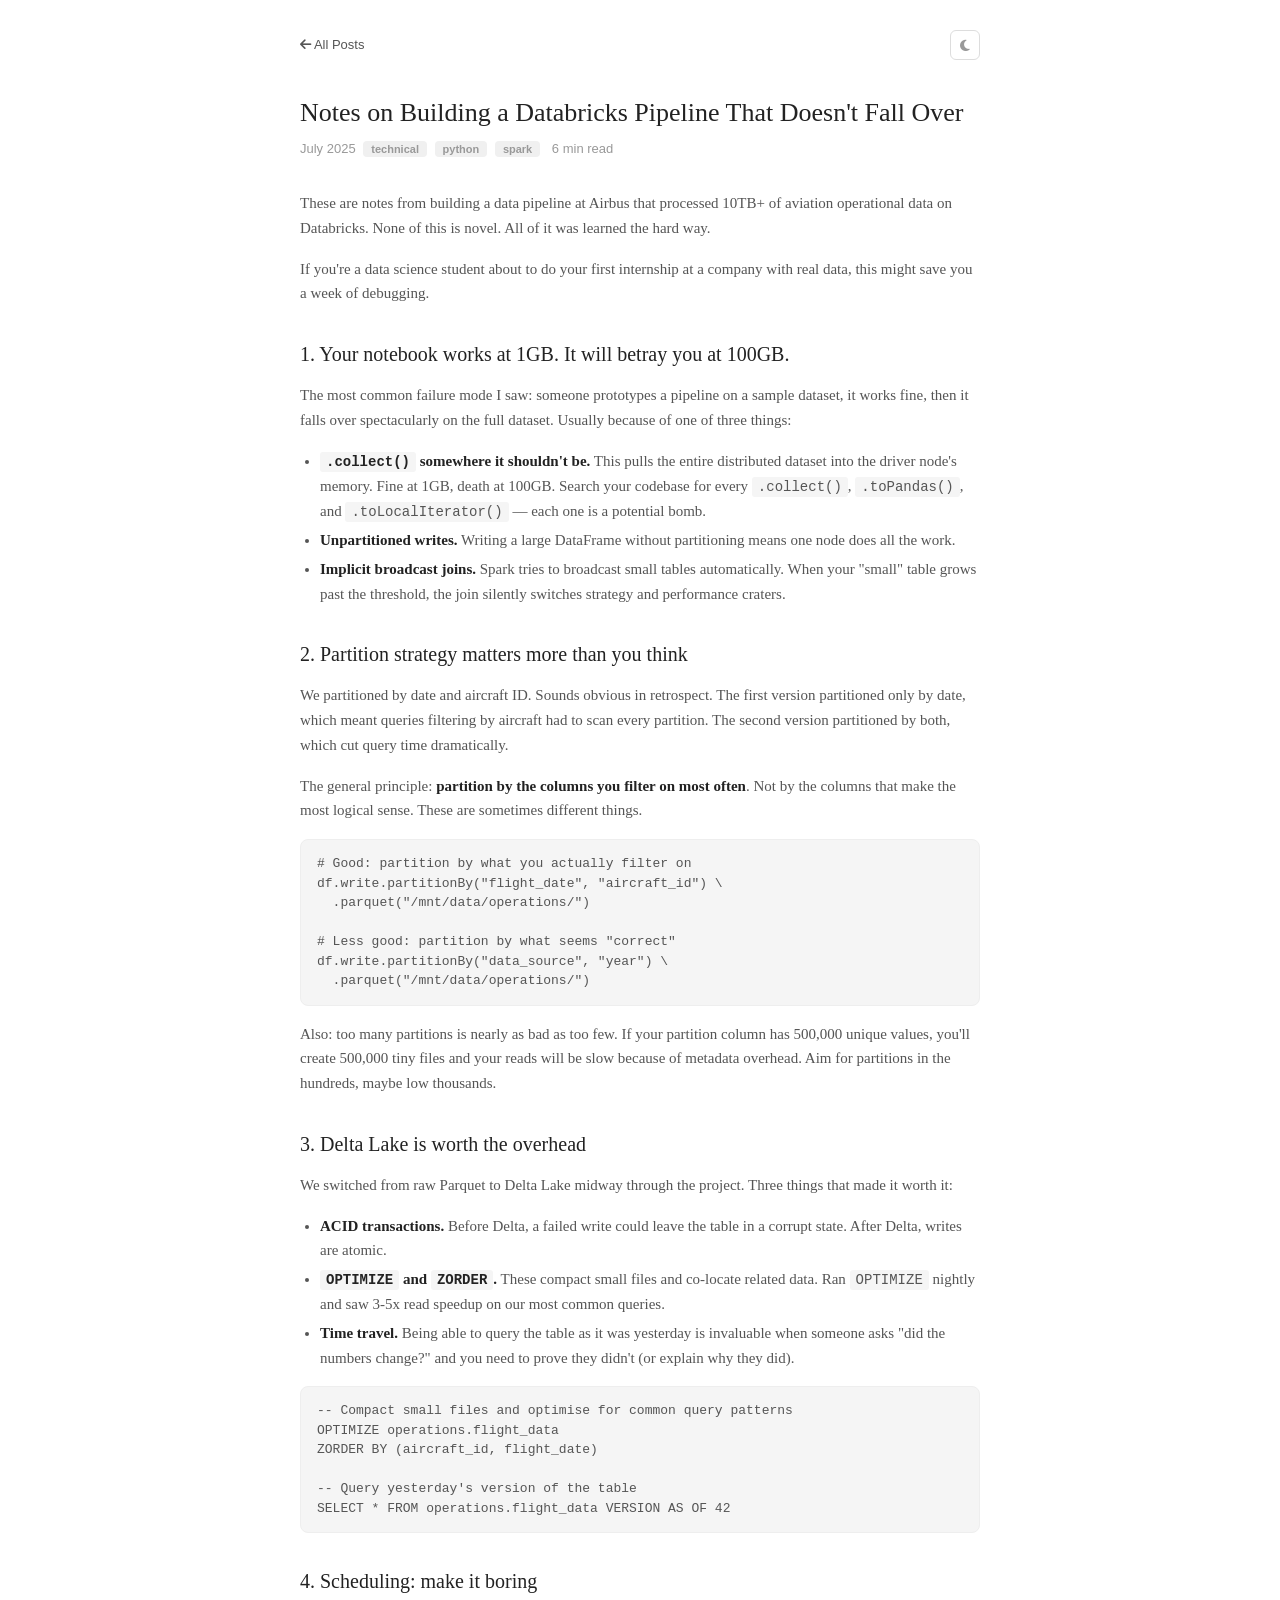
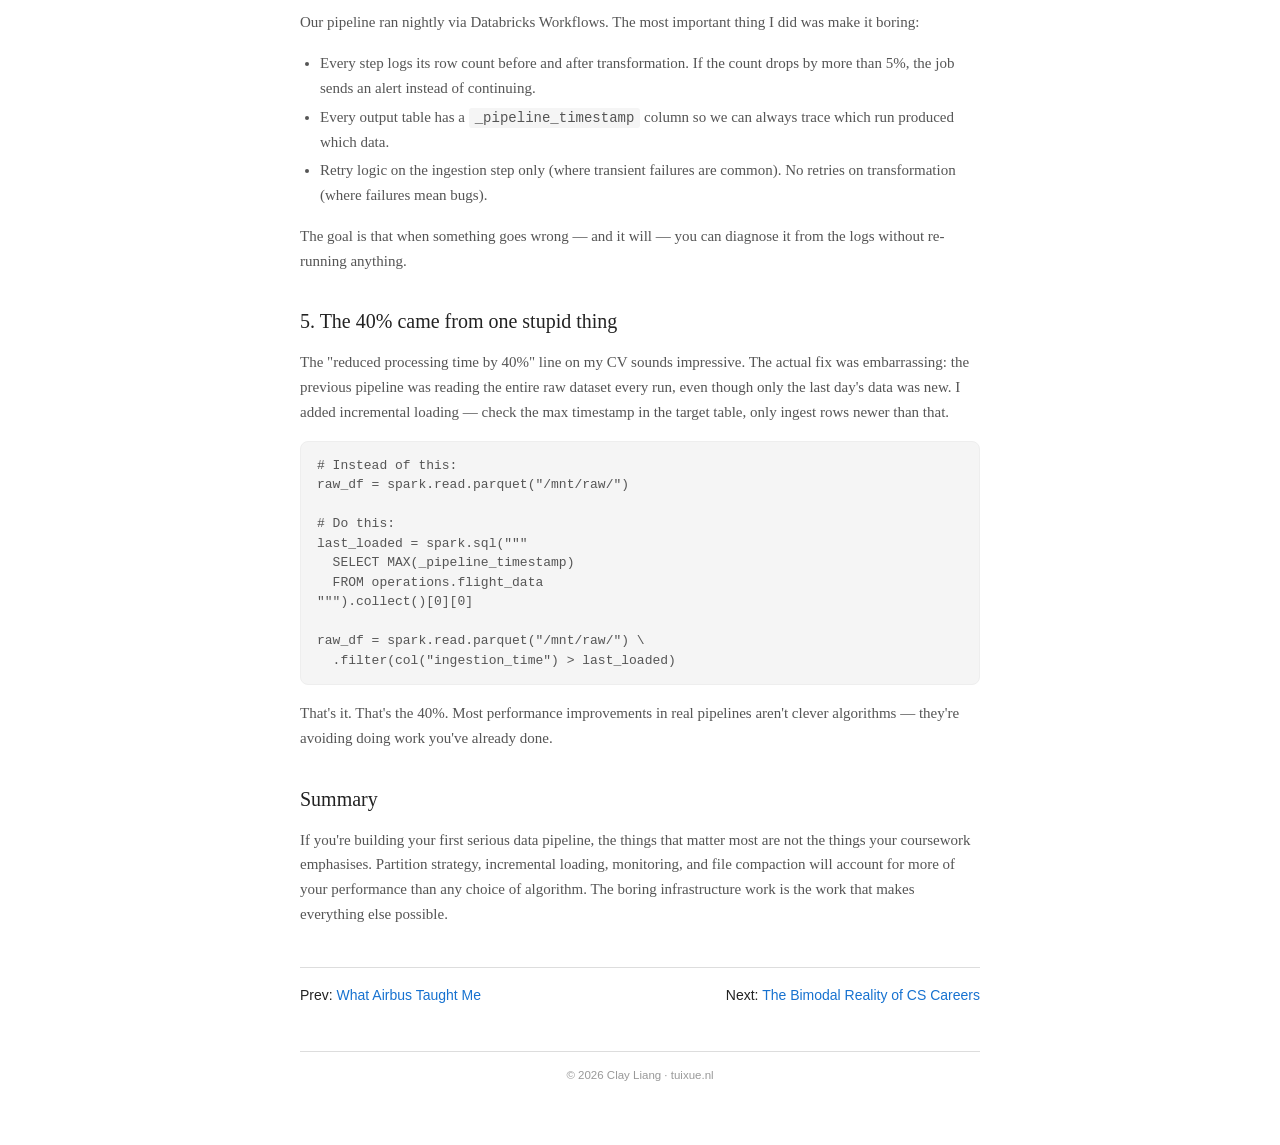
<file: blog/databricks-pipeline-notes.html>
<!DOCTYPE html>
<html lang="en">
<head>
  <meta charset="UTF-8">
  <meta name="viewport" content="width=device-width, initial-scale=1.0">
  <meta name="description" content="Practical things I learned processing 10TB+ of aviation data — partition strategies, avoiding collect(), and scaling pain.">
  <script src="/assets/site-boot.js"></script>

  <!-- Open Graph -->
  <meta property="og:title" content="Notes on Building a Databricks Pipeline That Doesn't Fall Over — Clay Liang">
  <meta property="og:description" content="Practical things I learned processing 10TB+ of aviation data — partition strategies, avoiding collect(), and scaling pain.">
  <meta property="og:url" content="https://tuixue.nl/blog/databricks-pipeline-notes.html">
  <meta property="og:type" content="article">
  <meta property="og:site_name" content="Clay Liang">
  <meta name="twitter:card" content="summary">
  <link rel="canonical" href="https://tuixue.nl/blog/databricks-pipeline-notes.html">

  <title>Notes on Building a Databricks Pipeline That Doesn't Fall Over — Clay Liang</title>
  <link rel="icon" href="/assets/favicon.svg" type="image/svg+xml">
  <link rel="preconnect" href="https://cdnjs.cloudflare.com" crossorigin>
  <link rel="stylesheet" href="/assets/shared.css">
  <link rel="stylesheet" href="/assets/blog-post.css">
  <link rel="stylesheet" href="https://cdnjs.cloudflare.com/ajax/libs/font-awesome/6.5.0/css/all.min.css">
  <style>
    .post-body h3 { font-size: 17px; font-weight: bold; margin: 24px 0 8px; color: var(--text); }
  </style>
</head>
<body>
<a class="skip-link" href="#main">Skip to content</a>
<div class="wrap" id="main">
  <div class="topbar">
    <a class="back" href="/blog/"><i class="fas fa-arrow-left"></i> All Posts</a>
    <button class="theme-btn" id="themeBtn" aria-label="Toggle dark mode"><i class="fas fa-moon"></i></button>
  </div>

  <div class="post-header">
    <h1 class="post-title">Notes on Building a Databricks Pipeline That Doesn't Fall Over</h1>
    <div class="post-meta">July 2025 <span class="tag">technical</span> <span class="tag">python</span> <span class="tag">spark</span> <span class="read-time">6 min read</span></div>
  </div>

  <div class="post-body">


    <p>
      These are notes from building a data pipeline at Airbus that processed 10TB+ of aviation operational data on Databricks. None of this is novel. All of it was learned the hard way.
    </p>

    <p>
      If you're a data science student about to do your first internship at a company with real data, this might save you a week of debugging.
    </p>

    <h2>1. Your notebook works at 1GB. It will betray you at 100GB.</h2>

    <p>
      The most common failure mode I saw: someone prototypes a pipeline on a sample dataset, it works fine, then it falls over spectacularly on the full dataset. Usually because of one of three things:
    </p>

    <ul>
      <li><strong><code>.collect()</code> somewhere it shouldn't be.</strong> This pulls the entire distributed dataset into the driver node's memory. Fine at 1GB, death at 100GB. Search your codebase for every <code>.collect()</code>, <code>.toPandas()</code>, and <code>.toLocalIterator()</code> — each one is a potential bomb.</li>
      <li><strong>Unpartitioned writes.</strong> Writing a large DataFrame without partitioning means one node does all the work.</li>
      <li><strong>Implicit broadcast joins.</strong> Spark tries to broadcast small tables automatically. When your "small" table grows past the threshold, the join silently switches strategy and performance craters.</li>
    </ul>

    <h2>2. Partition strategy matters more than you think</h2>

    <p>
      We partitioned by date and aircraft ID. Sounds obvious in retrospect. The first version partitioned only by date, which meant queries filtering by aircraft had to scan every partition. The second version partitioned by both, which cut query time dramatically.
    </p>

    <p>
      The general principle: <strong>partition by the columns you filter on most often</strong>. Not by the columns that make the most logical sense. These are sometimes different things.
    </p>

    <pre><code># Good: partition by what you actually filter on
df.write.partitionBy("flight_date", "aircraft_id") \
  .parquet("/mnt/data/operations/")

# Less good: partition by what seems "correct"
df.write.partitionBy("data_source", "year") \
  .parquet("/mnt/data/operations/")</code></pre>

    <p>
      Also: too many partitions is nearly as bad as too few. If your partition column has 500,000 unique values, you'll create 500,000 tiny files and your reads will be slow because of metadata overhead. Aim for partitions in the hundreds, maybe low thousands.
    </p>

    <h2>3. Delta Lake is worth the overhead</h2>

    <p>
      We switched from raw Parquet to Delta Lake midway through the project. Three things that made it worth it:
    </p>

    <ul>
      <li><strong>ACID transactions.</strong> Before Delta, a failed write could leave the table in a corrupt state. After Delta, writes are atomic.</li>
      <li><strong><code>OPTIMIZE</code> and <code>ZORDER</code>.</strong> These compact small files and co-locate related data. Ran <code>OPTIMIZE</code> nightly and saw 3-5x read speedup on our most common queries.</li>
      <li><strong>Time travel.</strong> Being able to query the table as it was yesterday is invaluable when someone asks "did the numbers change?" and you need to prove they didn't (or explain why they did).</li>
    </ul>

    <pre><code>-- Compact small files and optimise for common query patterns
OPTIMIZE operations.flight_data
ZORDER BY (aircraft_id, flight_date)

-- Query yesterday's version of the table
SELECT * FROM operations.flight_data VERSION AS OF 42</code></pre>

    <h2>4. Scheduling: make it boring</h2>

    <p>
      Our pipeline ran nightly via Databricks Workflows. The most important thing I did was make it boring:
    </p>

    <ul>
      <li>Every step logs its row count before and after transformation. If the count drops by more than 5%, the job sends an alert instead of continuing.</li>
      <li>Every output table has a <code>_pipeline_timestamp</code> column so we can always trace which run produced which data.</li>
      <li>Retry logic on the ingestion step only (where transient failures are common). No retries on transformation (where failures mean bugs).</li>
    </ul>

    <p>
      The goal is that when something goes wrong — and it will — you can diagnose it from the logs without re-running anything.
    </p>

    <h2>5. The 40% came from one stupid thing</h2>

    <p>
      The "reduced processing time by 40%" line on my CV sounds impressive. The actual fix was embarrassing: the previous pipeline was reading the entire raw dataset every run, even though only the last day's data was new. I added incremental loading — check the max timestamp in the target table, only ingest rows newer than that.
    </p>

    <pre><code># Instead of this:
raw_df = spark.read.parquet("/mnt/raw/")

# Do this:
last_loaded = spark.sql("""
  SELECT MAX(_pipeline_timestamp)
  FROM operations.flight_data
""").collect()[0][0]

raw_df = spark.read.parquet("/mnt/raw/") \
  .filter(col("ingestion_time") > last_loaded)</code></pre>

    <p>
      That's it. That's the 40%. Most performance improvements in real pipelines aren't clever algorithms — they're avoiding doing work you've already done.
    </p>

    <h2>Summary</h2>

    <p>
      If you're building your first serious data pipeline, the things that matter most are not the things your coursework emphasises. Partition strategy, incremental loading, monitoring, and file compaction will account for more of your performance than any choice of algorithm. The boring infrastructure work is the work that makes everything else possible.
    </p>

    </div>

  <div class="post-nav" style="display: flex; justify-content: space-between;">
    <span>Prev: <a href="/blog/what-airbus-taught-me.html">What Airbus Taught Me</a></span>
    <span>Next: <a href="/blog/bimodal-reality-of-cs.html">The Bimodal Reality of CS Careers</a></span>
  </div>

  <div class="footer">&copy; 2026 Clay Liang &middot; <a href="https://tuixue.nl">tuixue.nl</a></div>
</div>
<script src="/assets/theme.js"></script>
</body>
</html>
</file>
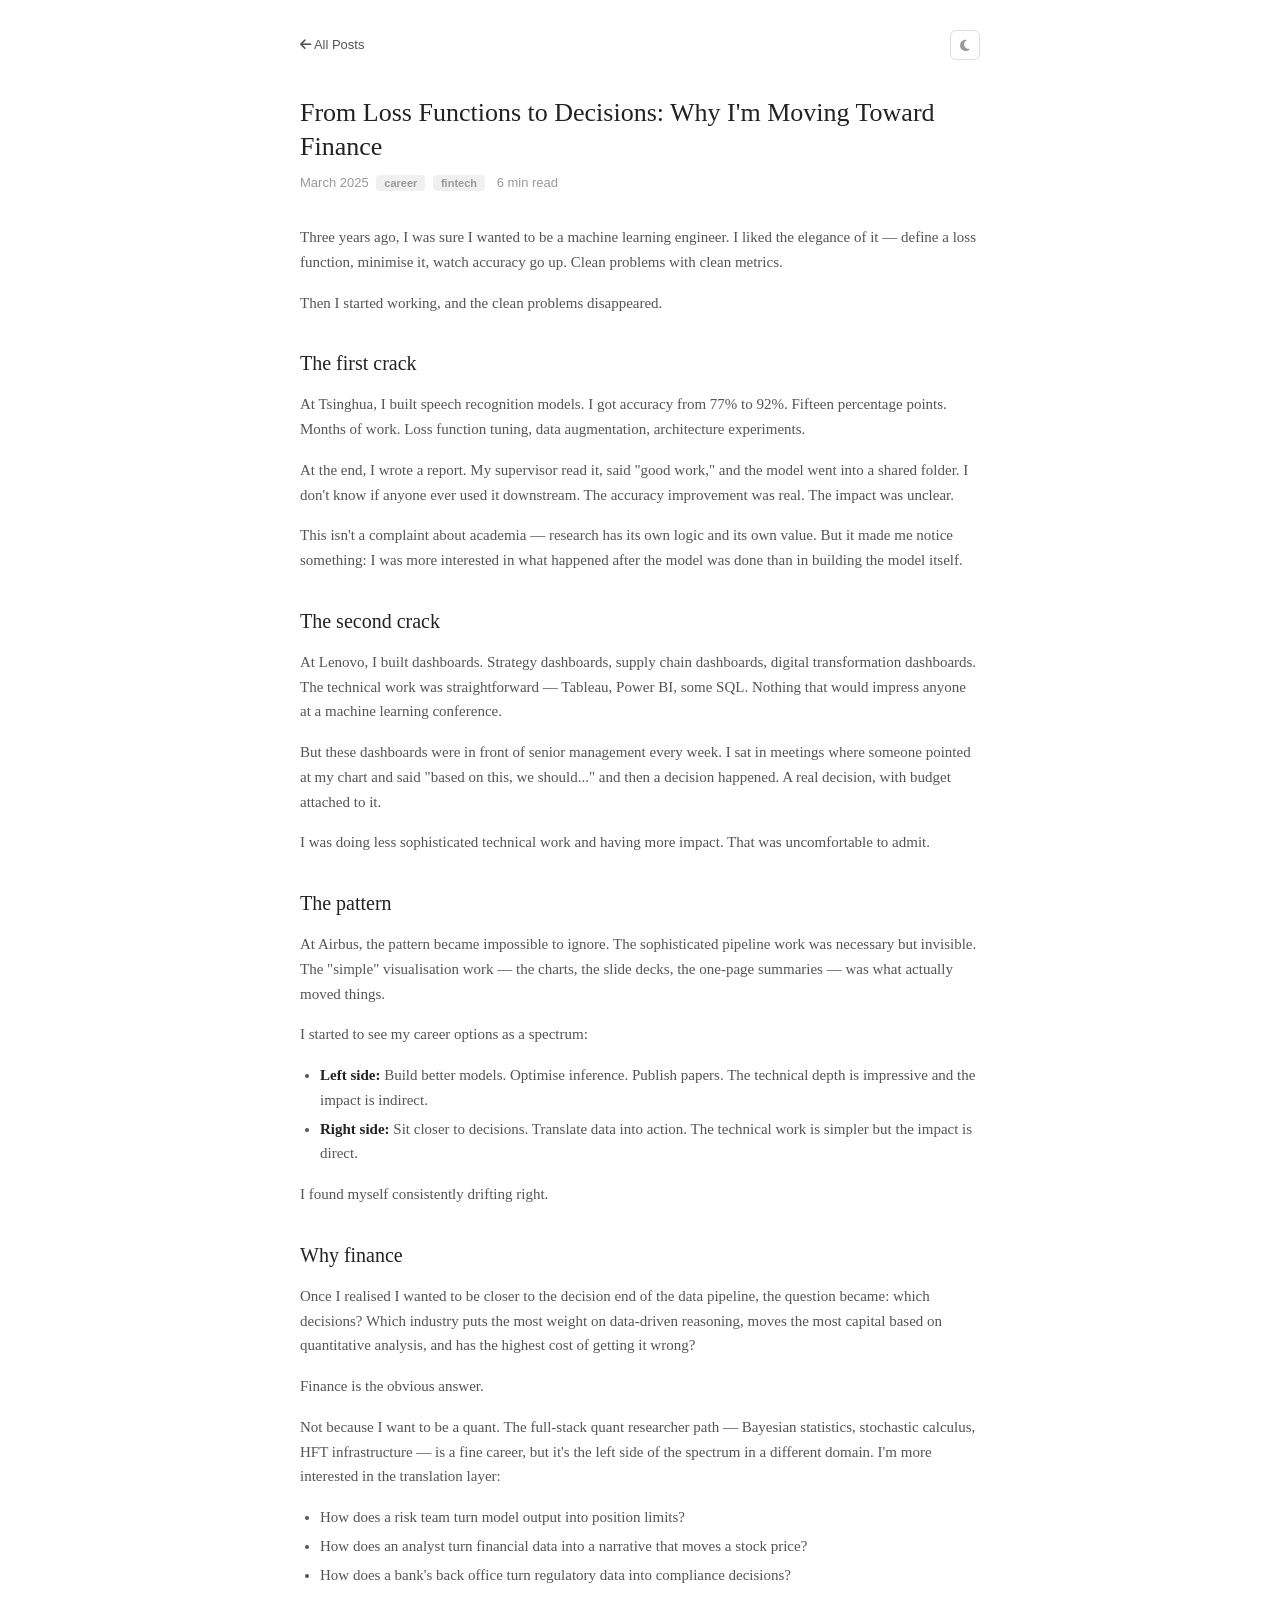
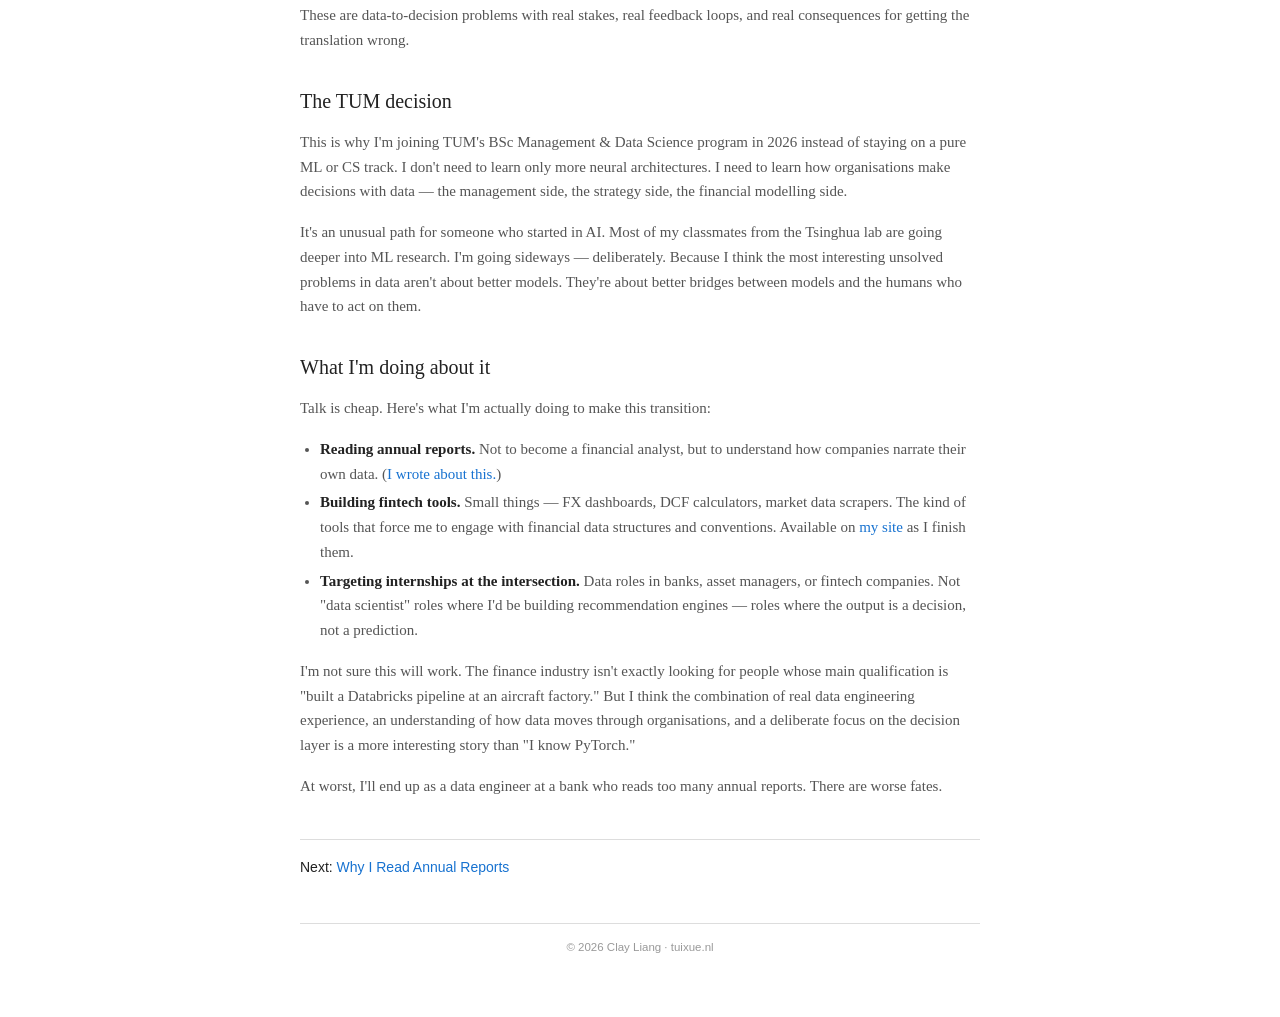
<file: blog/from-loss-functions-to-decisions.html>
<!DOCTYPE html>
<html lang="en">
<head>
  <meta charset="UTF-8">
  <meta name="viewport" content="width=device-width, initial-scale=1.0">
  <meta name="description" content="I spent two years optimising models and one year optimising slide decks. The slide decks changed more outcomes.">
  <script src="/assets/site-boot.js"></script>

  <!-- Open Graph -->
  <meta property="og:title" content="From Loss Functions to Decisions: Why I'm Moving Toward Finance — Clay Liang">
  <meta property="og:description" content="I spent two years optimising models and one year optimising slide decks. The slide decks changed more outcomes.">
  <meta property="og:url" content="https://tuixue.nl/blog/from-loss-functions-to-decisions.html">
  <meta property="og:type" content="article">
  <meta property="og:site_name" content="Clay Liang">
  <meta name="twitter:card" content="summary">
  <link rel="canonical" href="https://tuixue.nl/blog/from-loss-functions-to-decisions.html">

  <title>From Loss Functions to Decisions: Why I'm Moving Toward Finance — Clay Liang</title>
  <link rel="icon" href="/assets/favicon.svg" type="image/svg+xml">
  <link rel="preconnect" href="https://cdnjs.cloudflare.com" crossorigin>
  <link rel="stylesheet" href="/assets/shared.css">
  <link rel="stylesheet" href="/assets/blog-post.css">
  <link rel="stylesheet" href="https://cdnjs.cloudflare.com/ajax/libs/font-awesome/6.5.0/css/all.min.css">
  <style>
  </style>
</head>
<body>
<a class="skip-link" href="#main">Skip to content</a>
<div class="wrap" id="main">
  <div class="topbar">
    <a class="back" href="/blog/"><i class="fas fa-arrow-left"></i> All Posts</a>
    <button class="theme-btn" id="themeBtn" aria-label="Toggle dark mode"><i class="fas fa-moon"></i></button>
  </div>

  <div class="post-header">
    <h1 class="post-title">From Loss Functions to Decisions: Why I'm Moving Toward Finance</h1>
    <div class="post-meta">March 2025 <span class="tag">career</span> <span class="tag">fintech</span> <span class="read-time">6 min read</span></div>
  </div>

  <div class="post-body">


    <p>
      Three years ago, I was sure I wanted to be a machine learning engineer. I liked the elegance of it — define a loss function, minimise it, watch accuracy go up. Clean problems with clean metrics.
    </p>

    <p>
      Then I started working, and the clean problems disappeared.
    </p>

    <h2>The first crack</h2>

    <p>
      At Tsinghua, I built speech recognition models. I got accuracy from 77% to 92%. Fifteen percentage points. Months of work. Loss function tuning, data augmentation, architecture experiments.
    </p>

    <p>
      At the end, I wrote a report. My supervisor read it, said "good work," and the model went into a shared folder. I don't know if anyone ever used it downstream. The accuracy improvement was real. The impact was unclear.
    </p>

    <p>
      This isn't a complaint about academia — research has its own logic and its own value. But it made me notice something: I was more interested in what happened after the model was done than in building the model itself.
    </p>

    <h2>The second crack</h2>

    <p>
      At Lenovo, I built dashboards. Strategy dashboards, supply chain dashboards, digital transformation dashboards. The technical work was straightforward — Tableau, Power BI, some SQL. Nothing that would impress anyone at a machine learning conference.
    </p>

    <p>
      But these dashboards were in front of senior management every week. I sat in meetings where someone pointed at my chart and said "based on this, we should..." and then a decision happened. A real decision, with budget attached to it.
    </p>

    <p>
      I was doing less sophisticated technical work and having more impact. That was uncomfortable to admit.
    </p>

    <h2>The pattern</h2>

    <p>
      At Airbus, the pattern became impossible to ignore. The sophisticated pipeline work was necessary but invisible. The "simple" visualisation work — the charts, the slide decks, the one-page summaries — was what actually moved things.
    </p>

    <p>
      I started to see my career options as a spectrum:
    </p>

    <ul>
      <li><strong>Left side:</strong> Build better models. Optimise inference. Publish papers. The technical depth is impressive and the impact is indirect.</li>
      <li><strong>Right side:</strong> Sit closer to decisions. Translate data into action. The technical work is simpler but the impact is direct.</li>
    </ul>

    <p>
      I found myself consistently drifting right.
    </p>

    <h2>Why finance</h2>

    <p>
      Once I realised I wanted to be closer to the decision end of the data pipeline, the question became: which decisions? Which industry puts the most weight on data-driven reasoning, moves the most capital based on quantitative analysis, and has the highest cost of getting it wrong?
    </p>

    <p>
      Finance is the obvious answer.
    </p>

    <p>
      Not because I want to be a quant. The full-stack quant researcher path — Bayesian statistics, stochastic calculus, HFT infrastructure — is a fine career, but it's the left side of the spectrum in a different domain. I'm more interested in the translation layer:
    </p>

    <ul>
      <li>How does a risk team turn model output into position limits?</li>
      <li>How does an analyst turn financial data into a narrative that moves a stock price?</li>
      <li>How does a bank's back office turn regulatory data into compliance decisions?</li>
    </ul>

    <p>
      These are data-to-decision problems with real stakes, real feedback loops, and real consequences for getting the translation wrong.
    </p>

    <h2>The TUM decision</h2>

    <p>
      This is why I'm joining TUM's BSc Management &amp; Data Science program in 2026 instead of staying on a pure ML or CS track. I don't need to learn only more neural architectures. I need to learn how organisations make decisions with data — the management side, the strategy side, the financial modelling side.
    </p>

    <p>
      It's an unusual path for someone who started in AI. Most of my classmates from the Tsinghua lab are going deeper into ML research. I'm going sideways — deliberately. Because I think the most interesting unsolved problems in data aren't about better models. They're about better bridges between models and the humans who have to act on them.
    </p>

    <h2>What I'm doing about it</h2>

    <p>
      Talk is cheap. Here's what I'm actually doing to make this transition:
    </p>

    <ul>
      <li><strong>Reading annual reports.</strong> Not to become a financial analyst, but to understand how companies narrate their own data. (<a href="/blog/why-i-read-annual-reports.html">I wrote about this.</a>)</li>
      <li><strong>Building fintech tools.</strong> Small things — FX dashboards, DCF calculators, market data scrapers. The kind of tools that force me to engage with financial data structures and conventions. Available on <a href="/fintools/">my site</a> as I finish them.</li>
      <li><strong>Targeting internships at the intersection.</strong> Data roles in banks, asset managers, or fintech companies. Not "data scientist" roles where I'd be building recommendation engines — roles where the output is a decision, not a prediction.</li>
    </ul>

    <p>
      I'm not sure this will work. The finance industry isn't exactly looking for people whose main qualification is "built a Databricks pipeline at an aircraft factory." But I think the combination of real data engineering experience, an understanding of how data moves through organisations, and a deliberate focus on the decision layer is a more interesting story than "I know PyTorch."
    </p>

    <p>
      At worst, I'll end up as a data engineer at a bank who reads too many annual reports. There are worse fates.
    </p>

    </div>

  <div class="post-nav">
    <span>Next: <a href="/blog/why-i-read-annual-reports.html">Why I Read Annual Reports</a></span>
  </div>

  <div class="footer">&copy; 2026 Clay Liang &middot; <a href="https://tuixue.nl">tuixue.nl</a></div>
</div>
<script src="/assets/theme.js"></script>
</body>
</html>
</file>
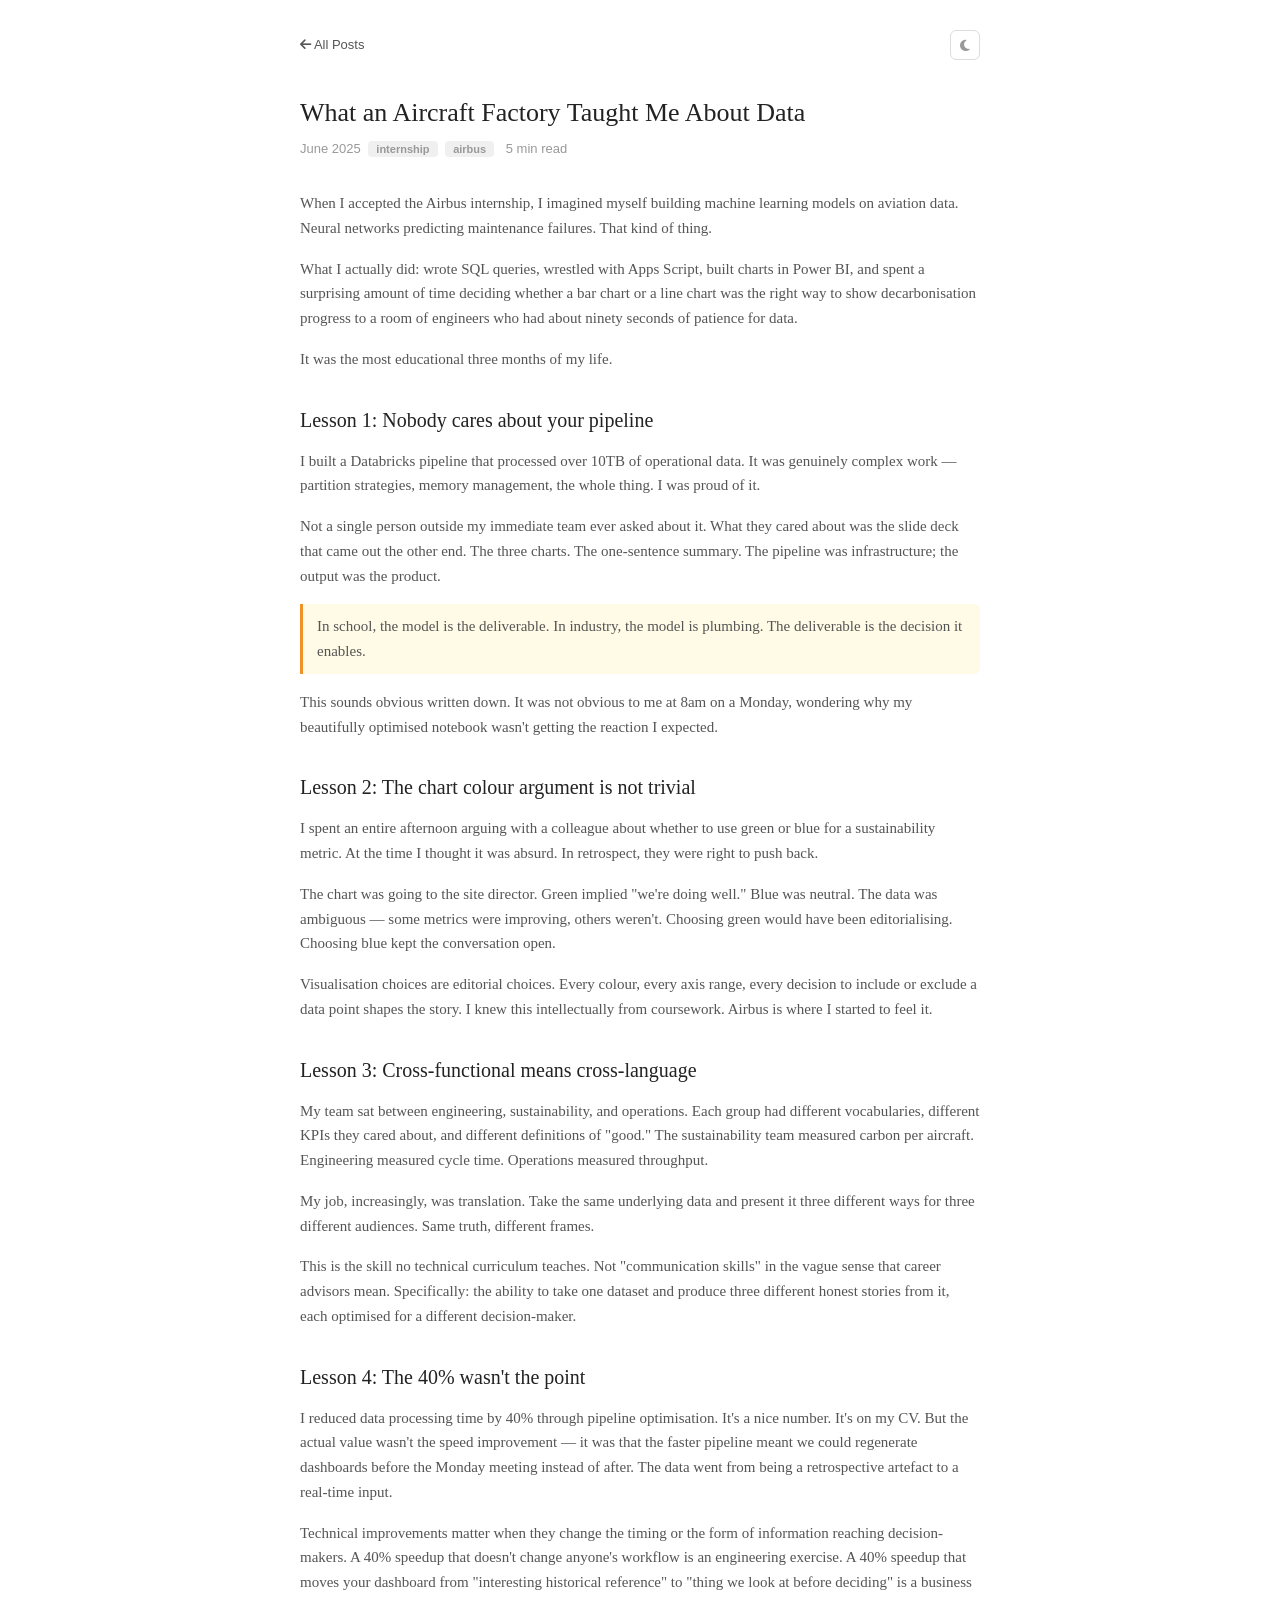
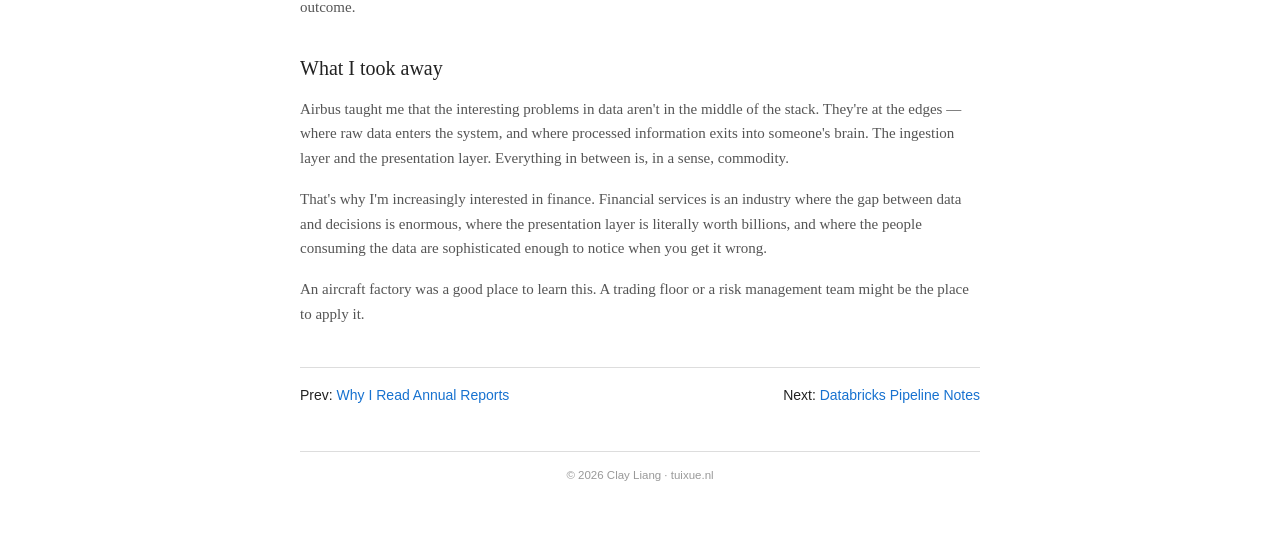
<file: blog/what-airbus-taught-me.html>
<!DOCTYPE html>
<html lang="en">
<head>
  <meta charset="UTF-8">
  <meta name="viewport" content="width=device-width, initial-scale=1.0">
  <meta name="description" content="I went to Airbus expecting to build models. Instead I learned that the hardest part of data work has nothing to do with data.">
  <script src="/assets/site-boot.js"></script>

  <!-- Open Graph -->
  <meta property="og:title" content="What an Aircraft Factory Taught Me About Data — Clay Liang">
  <meta property="og:description" content="I went to Airbus expecting to build models. Instead I learned that the hardest part of data work has nothing to do with data.">
  <meta property="og:url" content="https://tuixue.nl/blog/what-airbus-taught-me.html">
  <meta property="og:type" content="article">
  <meta property="og:site_name" content="Clay Liang">
  <meta name="twitter:card" content="summary">
  <link rel="canonical" href="https://tuixue.nl/blog/what-airbus-taught-me.html">

  <title>What an Aircraft Factory Taught Me About Data — Clay Liang</title>
  <link rel="icon" href="/assets/favicon.svg" type="image/svg+xml">
  <link rel="preconnect" href="https://cdnjs.cloudflare.com" crossorigin>
  <link rel="stylesheet" href="/assets/shared.css">
  <link rel="stylesheet" href="/assets/blog-post.css">
  <link rel="stylesheet" href="https://cdnjs.cloudflare.com/ajax/libs/font-awesome/6.5.0/css/all.min.css">
  <style>
  </style>
</head>
<body>
<a class="skip-link" href="#main">Skip to content</a>
<div class="wrap" id="main">
  <div class="topbar">
    <a class="back" href="/blog/"><i class="fas fa-arrow-left"></i> All Posts</a>
    <button class="theme-btn" id="themeBtn" aria-label="Toggle dark mode"><i class="fas fa-moon"></i></button>
  </div>

  <div class="post-header">
    <h1 class="post-title">What an Aircraft Factory Taught Me About Data</h1>
    <div class="post-meta">June 2025 <span class="tag">internship</span> <span class="tag">airbus</span> <span class="read-time">5 min read</span></div>
  </div>

  <div class="post-body">


    <p>
      When I accepted the Airbus internship, I imagined myself building machine learning models on aviation data. Neural networks predicting maintenance failures. That kind of thing.
    </p>

    <p>
      What I actually did: wrote SQL queries, wrestled with Apps Script, built charts in Power BI, and spent a surprising amount of time deciding whether a bar chart or a line chart was the right way to show decarbonisation progress to a room of engineers who had about ninety seconds of patience for data.
    </p>

    <p>
      It was the most educational three months of my life.
    </p>

    <h2>Lesson 1: Nobody cares about your pipeline</h2>

    <p>
      I built a Databricks pipeline that processed over 10TB of operational data. It was genuinely complex work — partition strategies, memory management, the whole thing. I was proud of it.
    </p>

    <p>
      Not a single person outside my immediate team ever asked about it. What they cared about was the slide deck that came out the other end. The three charts. The one-sentence summary. The pipeline was infrastructure; the output was the product.
    </p>

    <blockquote>
      In school, the model is the deliverable. In industry, the model is plumbing. The deliverable is the decision it enables.
    </blockquote>

    <p>
      This sounds obvious written down. It was not obvious to me at 8am on a Monday, wondering why my beautifully optimised notebook wasn't getting the reaction I expected.
    </p>

    <h2>Lesson 2: The chart colour argument is not trivial</h2>

    <p>
      I spent an entire afternoon arguing with a colleague about whether to use green or blue for a sustainability metric. At the time I thought it was absurd. In retrospect, they were right to push back.
    </p>

    <p>
      The chart was going to the site director. Green implied "we're doing well." Blue was neutral. The data was ambiguous — some metrics were improving, others weren't. Choosing green would have been editorialising. Choosing blue kept the conversation open.
    </p>

    <p>
      Visualisation choices are editorial choices. Every colour, every axis range, every decision to include or exclude a data point shapes the story. I knew this intellectually from coursework. Airbus is where I started to feel it.
    </p>

    <h2>Lesson 3: Cross-functional means cross-language</h2>

    <p>
      My team sat between engineering, sustainability, and operations. Each group had different vocabularies, different KPIs they cared about, and different definitions of "good." The sustainability team measured carbon per aircraft. Engineering measured cycle time. Operations measured throughput.
    </p>

    <p>
      My job, increasingly, was translation. Take the same underlying data and present it three different ways for three different audiences. Same truth, different frames.
    </p>

    <p>
      This is the skill no technical curriculum teaches. Not "communication skills" in the vague sense that career advisors mean. Specifically: the ability to take one dataset and produce three different honest stories from it, each optimised for a different decision-maker.
    </p>

    <h2>Lesson 4: The 40% wasn't the point</h2>

    <p>
      I reduced data processing time by 40% through pipeline optimisation. It's a nice number. It's on my CV. But the actual value wasn't the speed improvement — it was that the faster pipeline meant we could regenerate dashboards before the Monday meeting instead of after. The data went from being a retrospective artefact to a real-time input.
    </p>

    <p>
      Technical improvements matter when they change the timing or the form of information reaching decision-makers. A 40% speedup that doesn't change anyone's workflow is an engineering exercise. A 40% speedup that moves your dashboard from "interesting historical reference" to "thing we look at before deciding" is a business outcome.
    </p>

    <h2>What I took away</h2>

    <p>
      Airbus taught me that the interesting problems in data aren't in the middle of the stack. They're at the edges — where raw data enters the system, and where processed information exits into someone's brain. The ingestion layer and the presentation layer. Everything in between is, in a sense, commodity.
    </p>

    <p>
      That's why I'm increasingly interested in finance. Financial services is an industry where the gap between data and decisions is enormous, where the presentation layer is literally worth billions, and where the people consuming the data are sophisticated enough to notice when you get it wrong.
    </p>

    <p>
      An aircraft factory was a good place to learn this. A trading floor or a risk management team might be the place to apply it.
    </p>

    </div>

  <div class="post-nav" style="display: flex; justify-content: space-between;">
    <span>Prev: <a href="/blog/why-i-read-annual-reports.html">Why I Read Annual Reports</a></span>
    <span>Next: <a href="/blog/databricks-pipeline-notes.html">Databricks Pipeline Notes</a></span>
  </div>

  <div class="footer">&copy; 2026 Clay Liang &middot; <a href="https://tuixue.nl">tuixue.nl</a></div>
</div>
<script src="/assets/theme.js"></script>
</body>
</html>
</file>
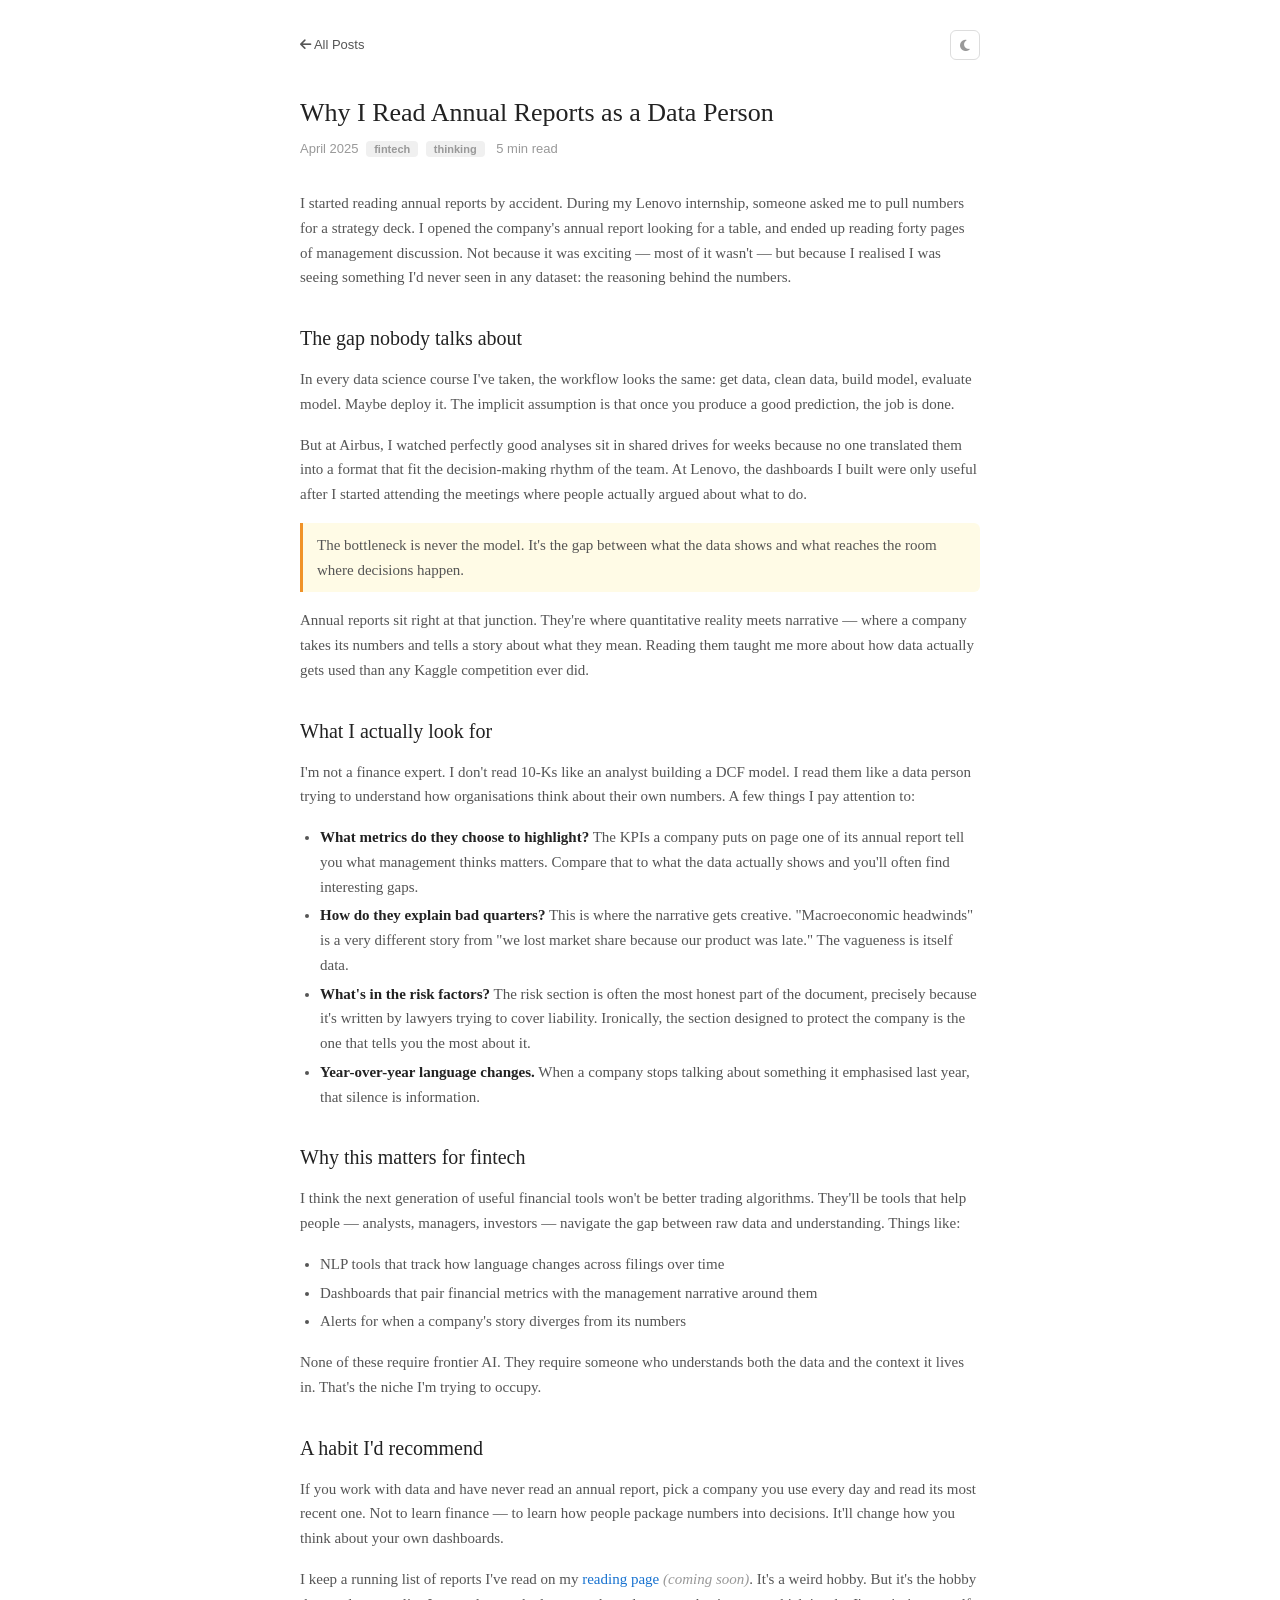
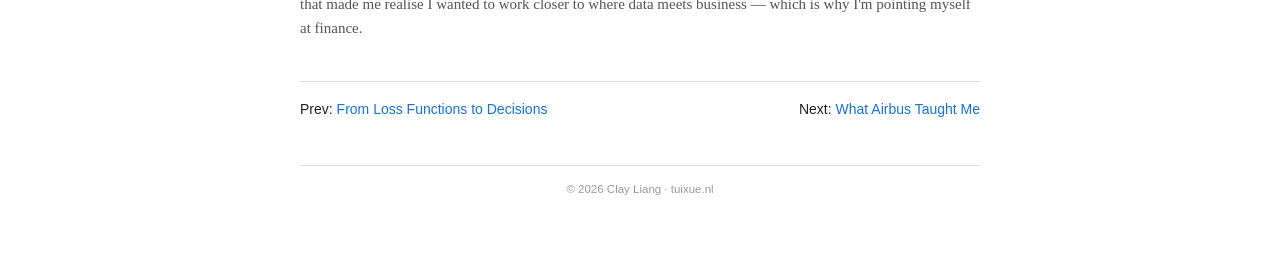
<file: blog/why-i-read-annual-reports.html>
<!DOCTYPE html>
<html lang="en">
<head>
  <meta charset="UTF-8">
  <meta name="viewport" content="width=device-width, initial-scale=1.0">
  <meta name="description" content="Most data work never touches the documents where real decisions get recorded. Here's why I started reading 10-Ks for fun.">
  <script src="/assets/site-boot.js"></script>

  <!-- Open Graph -->
  <meta property="og:title" content="Why I Read Annual Reports as a Data Person — Clay Liang">
  <meta property="og:description" content="Most data work never touches the documents where real decisions get recorded. Here's why I started reading 10-Ks for fun.">
  <meta property="og:url" content="https://tuixue.nl/blog/why-i-read-annual-reports.html">
  <meta property="og:type" content="article">
  <meta property="og:site_name" content="Clay Liang">
  <meta name="twitter:card" content="summary">
  <link rel="canonical" href="https://tuixue.nl/blog/why-i-read-annual-reports.html">

  <title>Why I Read Annual Reports as a Data Person — Clay Liang</title>
  <link rel="icon" href="/assets/favicon.svg" type="image/svg+xml">
  <link rel="preconnect" href="https://cdnjs.cloudflare.com" crossorigin>
  <link rel="stylesheet" href="/assets/shared.css">
  <link rel="stylesheet" href="/assets/blog-post.css">
  <link rel="stylesheet" href="https://cdnjs.cloudflare.com/ajax/libs/font-awesome/6.5.0/css/all.min.css">
  <style>
    .post-body h3 { font-size: 17px; font-weight: bold; margin: 24px 0 8px; color: var(--text); }
  </style>
</head>
<body>
<a class="skip-link" href="#main">Skip to content</a>
<div class="wrap" id="main">
  <div class="topbar">
    <a class="back" href="/blog/"><i class="fas fa-arrow-left"></i> All Posts</a>
    <button class="theme-btn" id="themeBtn" aria-label="Toggle dark mode"><i class="fas fa-moon"></i></button>
  </div>

  <div class="post-header">
    <h1 class="post-title">Why I Read Annual Reports as a Data Person</h1>
    <div class="post-meta">April 2025 <span class="tag">fintech</span> <span class="tag">thinking</span> <span class="read-time">5 min read</span></div>
  </div>

  <div class="post-body">


    <p>
      I started reading annual reports by accident. During my Lenovo internship, someone asked me to pull numbers for a strategy deck. I opened the company's annual report looking for a table, and ended up reading forty pages of management discussion. Not because it was exciting — most of it wasn't — but because I realised I was seeing something I'd never seen in any dataset: the reasoning behind the numbers.
    </p>

    <h2>The gap nobody talks about</h2>

    <p>
      In every data science course I've taken, the workflow looks the same: get data, clean data, build model, evaluate model. Maybe deploy it. The implicit assumption is that once you produce a good prediction, the job is done.
    </p>

    <p>
      But at Airbus, I watched perfectly good analyses sit in shared drives for weeks because no one translated them into a format that fit the decision-making rhythm of the team. At Lenovo, the dashboards I built were only useful after I started attending the meetings where people actually argued about what to do.
    </p>

    <blockquote>
      The bottleneck is never the model. It's the gap between what the data shows and what reaches the room where decisions happen.
    </blockquote>

    <p>
      Annual reports sit right at that junction. They're where quantitative reality meets narrative — where a company takes its numbers and tells a story about what they mean. Reading them taught me more about how data actually gets used than any Kaggle competition ever did.
    </p>

    <h2>What I actually look for</h2>

    <p>
      I'm not a finance expert. I don't read 10-Ks like an analyst building a DCF model. I read them like a data person trying to understand how organisations think about their own numbers. A few things I pay attention to:
    </p>

    <ul>
      <li><strong>What metrics do they choose to highlight?</strong> The KPIs a company puts on page one of its annual report tell you what management thinks matters. Compare that to what the data actually shows and you'll often find interesting gaps.</li>
      <li><strong>How do they explain bad quarters?</strong> This is where the narrative gets creative. "Macroeconomic headwinds" is a very different story from "we lost market share because our product was late." The vagueness is itself data.</li>
      <li><strong>What's in the risk factors?</strong> The risk section is often the most honest part of the document, precisely because it's written by lawyers trying to cover liability. Ironically, the section designed to protect the company is the one that tells you the most about it.</li>
      <li><strong>Year-over-year language changes.</strong> When a company stops talking about something it emphasised last year, that silence is information.</li>
    </ul>

    <h2>Why this matters for fintech</h2>

    <p>
      I think the next generation of useful financial tools won't be better trading algorithms. They'll be tools that help people — analysts, managers, investors — navigate the gap between raw data and understanding. Things like:
    </p>

    <ul>
      <li>NLP tools that track how language changes across filings over time</li>
      <li>Dashboards that pair financial metrics with the management narrative around them</li>
      <li>Alerts for when a company's story diverges from its numbers</li>
    </ul>

    <p>
      None of these require frontier AI. They require someone who understands both the data and the context it lives in. That's the niche I'm trying to occupy.
    </p>

    <h2>A habit I'd recommend</h2>

    <p>
      If you work with data and have never read an annual report, pick a company you use every day and read its most recent one. Not to learn finance — to learn how people package numbers into decisions. It'll change how you think about your own dashboards.
    </p>

    <p>
      I keep a running list of reports I've read on my <a href="/reading/">reading page</a> <em>(coming soon)</em>. It's a weird hobby. But it's the hobby that made me realise I wanted to work closer to where data meets business — which is why I'm pointing myself at finance.
    </p>

    </div>

  <div class="post-nav" style="display: flex; justify-content: space-between;">
    <span>Prev: <a href="/blog/from-loss-functions-to-decisions.html">From Loss Functions to Decisions</a></span>
    <span>Next: <a href="/blog/what-airbus-taught-me.html">What Airbus Taught Me</a></span>
  </div>

  <div class="footer">&copy; 2026 Clay Liang &middot; <a href="https://tuixue.nl">tuixue.nl</a></div>
</div>
<script src="/assets/theme.js"></script>
</body>
</html>
</file>
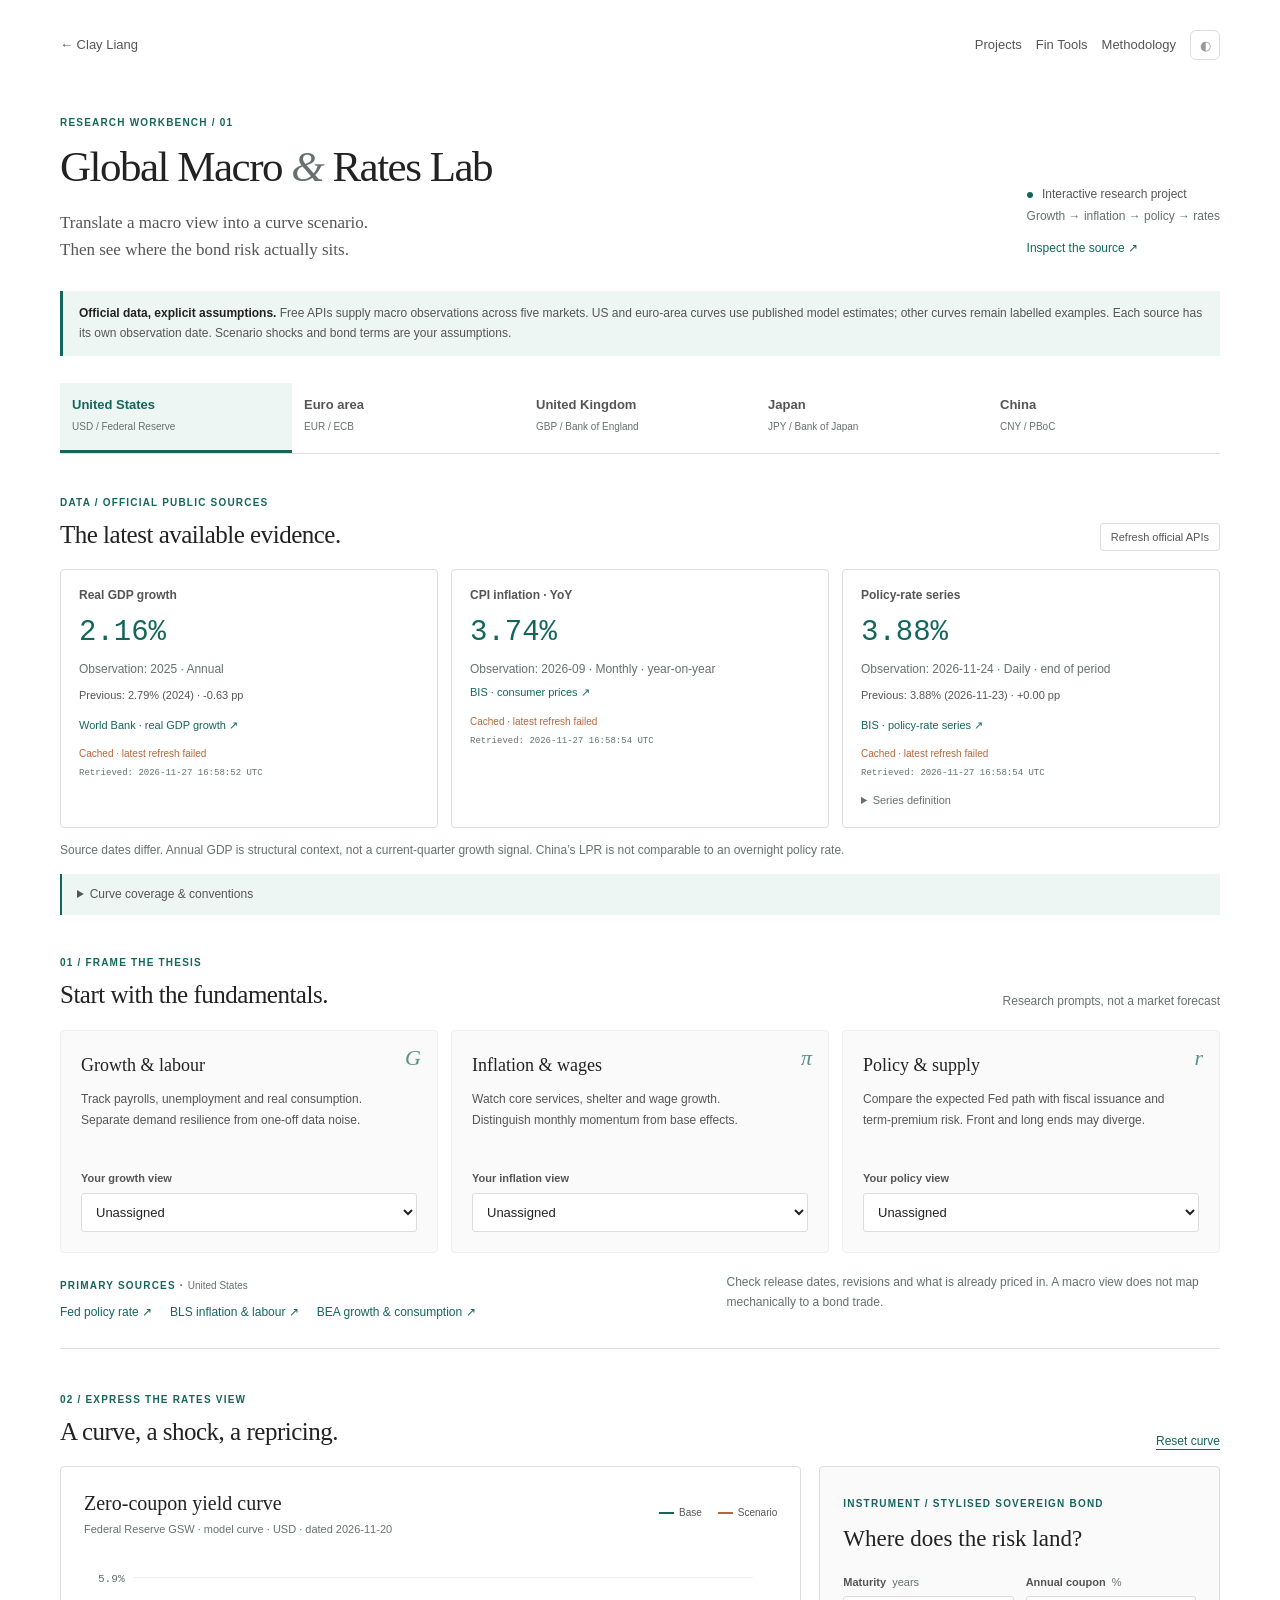
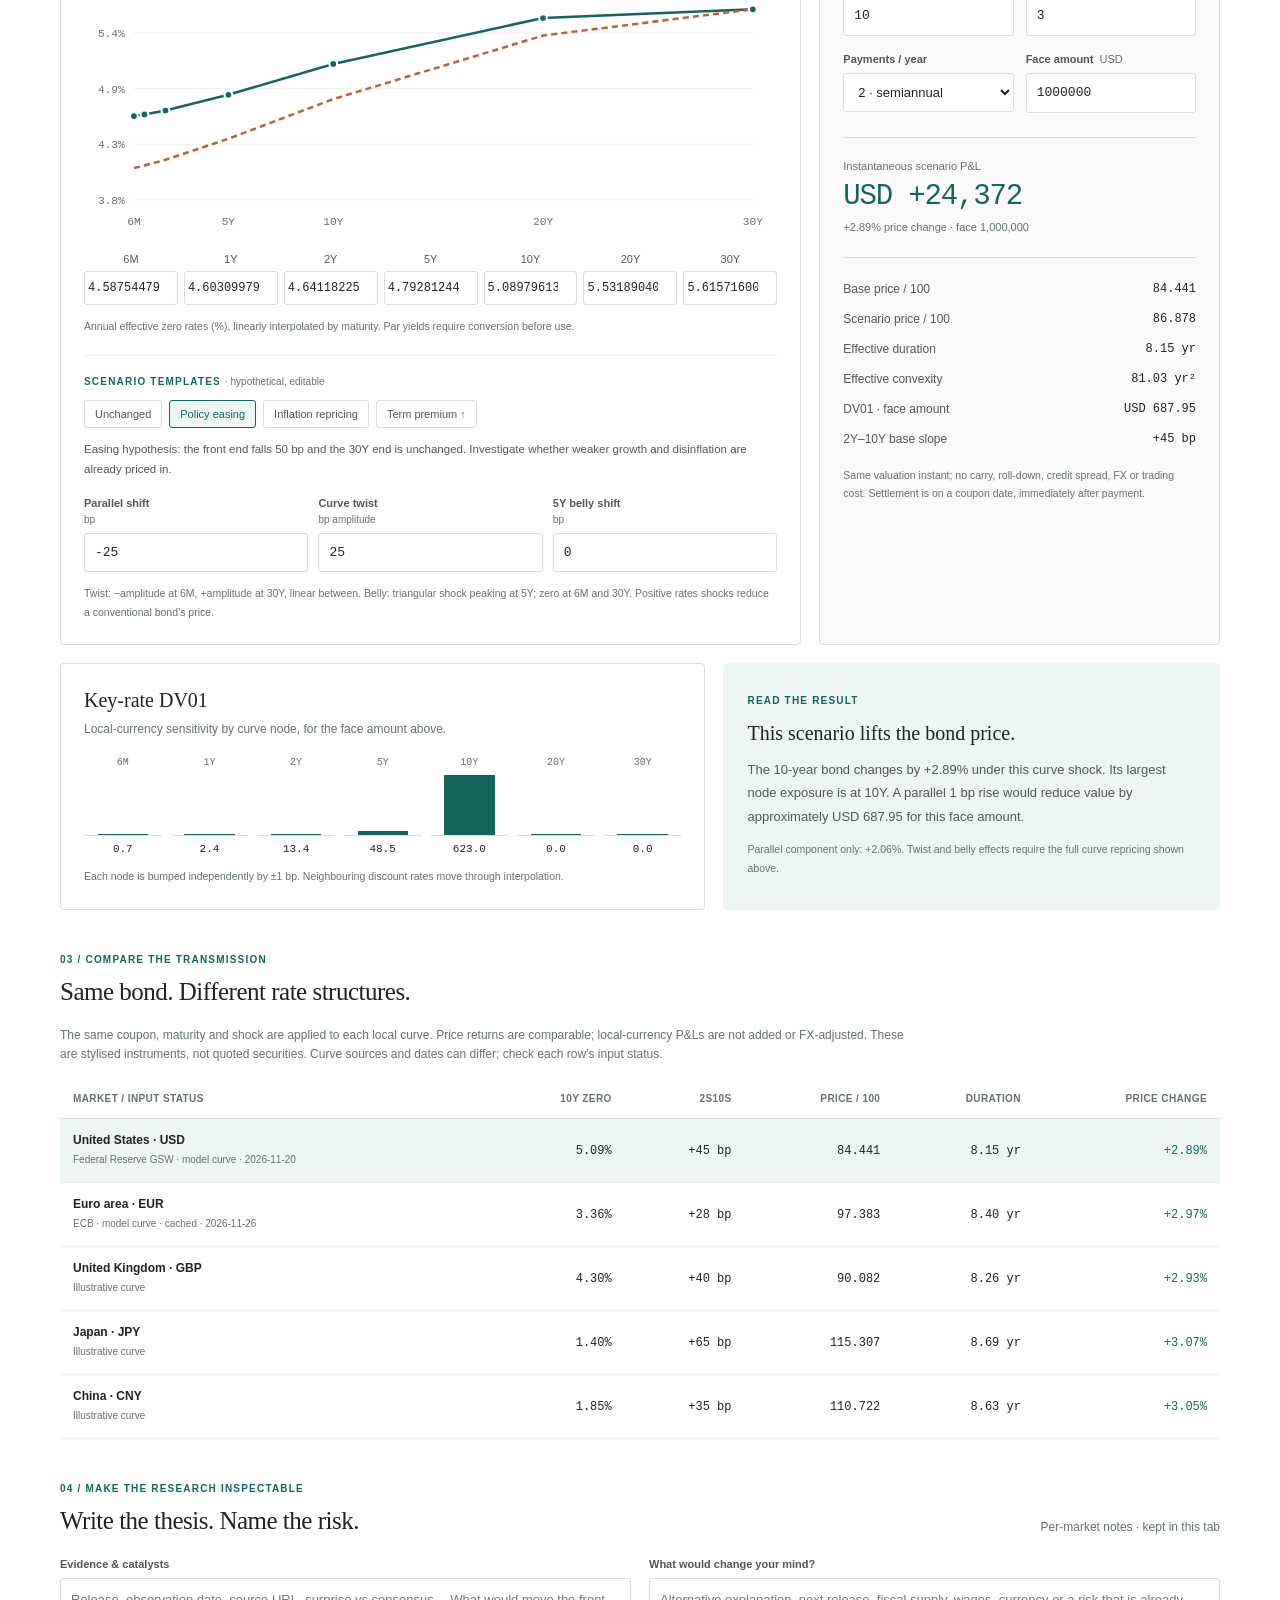
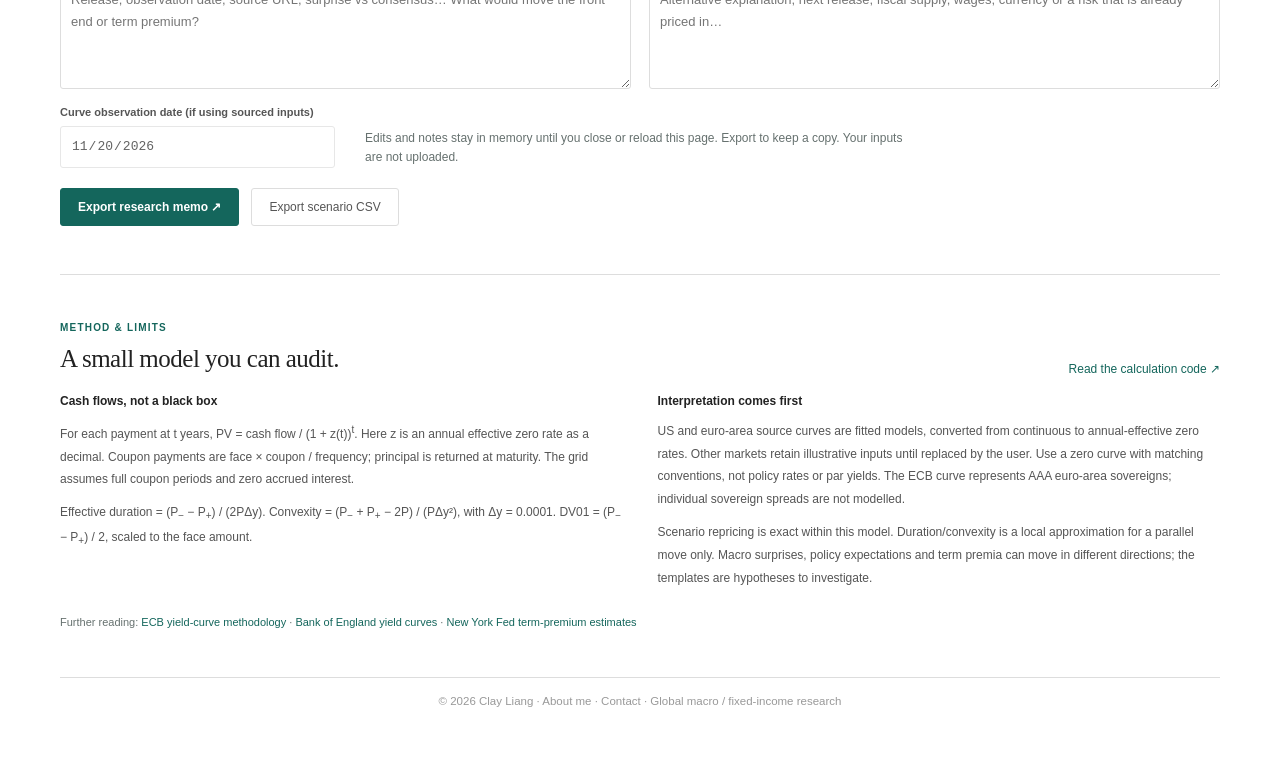
<file: fintools/macro-rates.html>
<!DOCTYPE html>
<html lang="en">
<head>
  <meta charset="UTF-8">
  <meta name="viewport" content="width=device-width, initial-scale=1.0">
  <meta name="description" content="A global macro and fixed-income research workbench by Clay Liang. Connect a macro thesis to yield-curve scenarios, bond repricing and key-rate risk.">
  <meta property="og:title" content="Global Macro & Rates Lab — Clay Liang">
  <meta property="og:description" content="From macro thesis to curve scenario to bond risk. An interactive research workbench with transparent assumptions.">
  <meta property="og:url" content="https://tuixue.nl/fintools/macro-rates.html">
  <meta property="og:type" content="website">
  <link rel="canonical" href="https://tuixue.nl/fintools/macro-rates.html">
  <title>Global Macro & Rates Lab — Clay Liang</title>
  <link rel="icon" href="/assets/favicon.svg" type="image/svg+xml">
  <script src="/assets/site-boot.js"></script>
  <link rel="stylesheet" href="/assets/shared.css">
  <link rel="stylesheet" href="/assets/macro-rates.css">
</head>
<body>
<a class="skip-link" href="#main">Skip to research workbench</a>
<div class="wrap lab-wrap">
  <nav class="topbar" aria-label="Primary navigation">
    <a class="back" href="/">← Clay Liang</a>
    <div class="topbar-right"><a href="/projects/">Projects</a><a href="/fintools/">Fin Tools</a><a href="#methodology">Methodology</a><button class="theme-btn" id="themeBtn" aria-label="Toggle dark mode">◐</button></div>
  </nav>
  <header class="lab-hero">
    <div><div class="eyebrow">Research workbench / 01</div><h1>Global Macro <span>&amp;</span> Rates Lab</h1><p class="intro">Translate a macro view into a curve scenario.<br> Then see where the bond risk actually sits.</p></div>
    <div class="hero-aside"><span class="status-dot"></span> Interactive research project<br><span>Growth → inflation → policy → rates</span><a href="https://github.com/Clayins131/Clayins131.github.io">Inspect the source ↗</a></div>
  </header>
  <div class="data-banner"><strong>Official data, explicit assumptions.</strong> Free APIs supply macro observations across five markets. US and euro-area curves use published model estimates; other curves remain labelled examples. Each source has its own observation date. Scenario shocks and bond terms are your assumptions.</div>
  <noscript><p class="error">Enable JavaScript to calculate scenarios. The methodology and source links remain readable below.</p></noscript>
  <main id="main">
    <div class="market-tabs" role="group" aria-label="Select research market">
      <button type="button" data-market="us" aria-pressed="true"><span>United States</span><small>USD / Federal Reserve</small></button>
      <button type="button" data-market="eu" aria-pressed="false"><span>Euro area</span><small>EUR / ECB</small></button>
      <button type="button" data-market="uk" aria-pressed="false"><span>United Kingdom</span><small>GBP / Bank of England</small></button>
      <button type="button" data-market="jp" aria-pressed="false"><span>Japan</span><small>JPY / Bank of Japan</small></button>
      <button type="button" data-market="cn" aria-pressed="false"><span>China</span><small>CNY / PBoC</small></button>
    </div>
    <section class="official-section" aria-labelledby="official-heading">
      <div class="section-head"><div><span class="step">Data / official public sources</span><h2 id="official-heading">The latest available evidence.</h2></div><button type="button" class="secondary-button" id="refresh-data">Refresh official APIs</button></div>
      <div id="official-cards" class="official-grid" aria-live="polite"><p class="small">Loading dated source observations…</p></div>
      <p class="small feed-status" id="feed-status" role="status"></p>
      <details class="feed-coverage"><summary>Curve coverage &amp; conventions</summary><p id="curve-coverage"></p><p>US: Federal Reserve GSW staff research, normally updated weekly; 6M is a model extrapolation. Euro area: ECB AAA sovereign spot curve. UK, Japan and China: manual zero-curve inputs until a compatible feed is connected. Policy rates and ordinary bond yields are not substituted for zero rates.</p><p>Use Refresh for World Bank, BIS and ECB. The US curve is refreshed by the daily server-side data job; it cannot be fetched directly across origins. Dates and cached status remain visible if a provider fails.</p><button type="button" id="export-provenance" class="text-button">Export source data &amp; provenance JSON</button></details>
    </section>
    <section class="research-section" aria-labelledby="thesis-heading">
      <div class="section-head"><div><span class="step">01 / Frame the thesis</span><h2 id="thesis-heading">Start with the fundamentals.</h2></div><span class="small">Research prompts, not a market forecast</span></div>
      <div class="research-grid">
        <article class="research-card"><span class="card-index">G</span><h3>Growth &amp; labour</h3><p id="growth-prompt"></p><label for="growth">Your growth view</label><select id="growth"><option>Unassigned</option><option>Accelerating</option><option>Stable</option><option>Slowing</option></select></article>
        <article class="research-card"><span class="card-index">π</span><h3>Inflation &amp; wages</h3><p id="inflation-prompt"></p><label for="inflation">Your inflation view</label><select id="inflation"><option>Unassigned</option><option>Reaccelerating</option><option>Sticky</option><option>Disinflating</option></select></article>
        <article class="research-card"><span class="card-index">r</span><h3>Policy &amp; supply</h3><p id="policy-prompt"></p><label for="policy">Your policy view</label><select id="policy"><option>Unassigned</option><option>Tightening</option><option>On hold</option><option>Easing</option></select></article>
      </div>
      <div class="evidence-row"><div><span class="small-label">Primary sources · <span id="market-name">United States</span></span><div id="source-links" class="source-links"></div></div><p>Check release dates, revisions and what is already priced in. A macro view does not map mechanically to a bond trade.</p></div>
    </section>
    <section aria-labelledby="curve-heading">
      <div class="section-head"><div><span class="step">02 / Express the rates view</span><h2 id="curve-heading">A curve, a shock, a repricing.</h2></div><button type="button" class="text-button" id="reset-market">Reset curve</button></div>
      <div class="desk-grid">
        <div class="curve-panel panel">
          <div class="panel-heading"><div><h3>Zero-coupon yield curve</h3><p id="curve-status">Illustrative curve · USD</p></div><div class="legend"><span class="base-key">Base</span><span class="shock-key">Scenario</span></div></div>
          <svg id="curve-chart" viewBox="0 0 680 292" role="img" aria-labelledby="curve-title curve-desc"><title id="curve-title">Base and scenario zero-coupon yield curves</title><desc id="curve-desc">Edit the accessible tenor inputs below to change the curve.</desc></svg>
          <div class="curve-inputs" id="curve-inputs"></div>
          <p class="chart-note">Annual effective zero rates (%), linearly interpolated by maturity. Par yields require conversion before use.</p>
          <div class="scenario-controls">
            <div class="small-label">Scenario templates <span>· hypothetical, editable</span></div>
            <div class="preset-buttons" role="group" aria-label="Curve scenario templates"><button type="button" data-preset="unchanged">Unchanged</button><button type="button" data-preset="easing">Policy easing</button><button type="button" data-preset="inflation">Inflation repricing</button><button type="button" data-preset="premium">Term premium ↑</button></div>
            <p id="scenario-story" class="scenario-story"></p>
            <div class="shock-inputs"><label for="parallel">Parallel shift <span>bp</span><input id="parallel" type="number" min="-300" max="300" step="5" value="-25"></label><label for="steepness">Curve twist <span>bp amplitude</span><input id="steepness" type="number" min="-300" max="300" step="5" value="25"></label><label for="belly">5Y belly shift <span>bp</span><input id="belly" type="number" min="-300" max="300" step="5" value="0"></label></div>
            <p class="chart-note">Twist: −amplitude at 6M, +amplitude at 30Y, linear between. Belly: triangular shock peaking at 5Y; zero at 6M and 30Y. Positive rates shocks reduce a conventional bond’s price.</p>
          </div>
        </div>
        <aside class="bond-panel panel" aria-labelledby="bond-heading">
          <span class="small-label">Instrument / stylised sovereign bond</span><h3 id="bond-heading">Where does the risk land?</h3>
          <div class="bond-inputs"><label for="maturity">Maturity <span>years</span><input id="maturity" type="number" value="10" min="1" max="30" step="1"></label><label for="coupon">Annual coupon <span>%</span><input id="coupon" type="number" value="3" min="0" max="15" step="0.1"></label><label for="frequency">Payments / year<select id="frequency"><option value="2">2 · semiannual</option><option value="1">1 · annual</option></select></label><label for="notional">Face amount <span id="currency-label">USD</span><input id="notional" type="number" value="1000000" min="1" max="10000000000" step="1"></label></div>
          <div class="result-primary"><span>Instantaneous scenario P&amp;L</span><strong id="pnl">—</strong><span id="price-return">—</span></div>
          <dl class="risk-stats"><div><dt>Base price / 100</dt><dd id="base-price">—</dd></div><div><dt>Scenario price / 100</dt><dd id="scenario-price">—</dd></div><div><dt>Effective duration</dt><dd id="duration">—</dd></div><div><dt>Effective convexity</dt><dd id="convexity">—</dd></div><div><dt>DV01 · face amount</dt><dd id="dv01">—</dd></div><div><dt>2Y–10Y base slope</dt><dd id="slope">—</dd></div></dl>
          <p class="chart-note">Same valuation instant; no carry, roll-down, credit spread, FX or trading cost. Settlement is on a coupon date, immediately after payment.</p>
        </aside>
      </div>
      <p id="error" class="error" role="alert" hidden></p>
      <p id="calculation-status" class="sr-only" aria-live="polite"></p>
      <div class="risk-bottom-grid"><div class="panel key-panel"><h3>Key-rate DV01</h3><p class="small">Local-currency sensitivity by curve node, for the face amount above.</p><div id="key-rates" class="key-rates"></div><p class="chart-note">Each node is bumped independently by ±1 bp. Neighbouring discount rates move through interpolation.</p></div><div class="panel interpretation"><span class="small-label">Read the result</span><h3 id="interpretation-heading">The curve shape matters.</h3><p id="interpretation"></p><p id="approximation" class="chart-note"></p></div></div>
    </section>
    <section class="comparison-section" aria-labelledby="comparison-heading"><div class="section-head"><div><span class="step">03 / Compare the transmission</span><h2 id="comparison-heading">Same bond. Different rate structures.</h2></div></div><p class="small comparison-note">The same coupon, maturity and shock are applied to each local curve. Price returns are comparable; local-currency P&amp;Ls are not added or FX-adjusted. These are stylised instruments, not quoted securities. Curve sources and dates can differ; check each row’s input status.</p><div class="table-scroll"><table><caption class="sr-only">Cross-market bond risk and scenario comparison</caption><thead><tr><th scope="col">Market / input status</th><th scope="col">10Y zero</th><th scope="col">2s10s</th><th scope="col">Price / 100</th><th scope="col">Duration</th><th scope="col">Price change</th></tr></thead><tbody id="comparison-body"></tbody></table></div></section>
    <section class="memo-section" aria-labelledby="memo-heading"><div class="section-head"><div><span class="step">04 / Make the research inspectable</span><h2 id="memo-heading">Write the thesis. Name the risk.</h2></div><span class="small">Per-market notes · kept in this tab</span></div><div class="memo-grid"><label for="evidence">Evidence &amp; catalysts<textarea id="evidence" rows="4" maxlength="6000" placeholder="Release, observation date, source URL, surprise vs consensus… What would move the front end or term premium?"></textarea></label><label for="invalidation">What would change your mind?<textarea id="invalidation" rows="4" maxlength="6000" placeholder="Alternative explanation, next release, fiscal supply, wages, currency or a risk that is already priced in…"></textarea></label></div><div class="memo-meta"><label for="observation-date">Curve observation date (if using sourced inputs)<input id="observation-date" type="date"></label><p class="small">Edits and notes stay in memory until you close or reload this page. Export to keep a copy. Your inputs are not uploaded.</p></div><div class="export-row"><button class="primary-button" type="button" id="export-memo">Export research memo ↗</button><button class="secondary-button" type="button" id="export-csv">Export scenario CSV</button><span id="export-status" class="small" role="status"></span></div></section>
    <section id="methodology" class="methodology"><div class="section-head"><div><span class="step">Method &amp; limits</span><h2>A small model you can audit.</h2></div><a href="https://github.com/Clayins131/Clayins131.github.io/blob/main/assets/rates-engine.js">Read the calculation code ↗</a></div><div class="method-grid"><div><h3>Cash flows, not a black box</h3><p>For each payment at t years, PV = cash flow / (1 + z(t))<sup>t</sup>. Here z is an annual effective zero rate as a decimal. Coupon payments are face × coupon / frequency; principal is returned at maturity. The grid assumes full coupon periods and zero accrued interest.</p><p>Effective duration = (P<sub>−</sub> − P<sub>+</sub>) / (2PΔy). Convexity = (P<sub>−</sub> + P<sub>+</sub> − 2P) / (PΔy²), with Δy = 0.0001. DV01 = (P<sub>−</sub> − P<sub>+</sub>) / 2, scaled to the face amount.</p></div><div><h3>Interpretation comes first</h3><p>US and euro-area source curves are fitted models, converted from continuous to annual-effective zero rates. Other markets retain illustrative inputs until replaced by the user. Use a zero curve with matching conventions, not policy rates or par yields. The ECB curve represents AAA euro-area sovereigns; individual sovereign spreads are not modelled.</p><p>Scenario repricing is exact within this model. Duration/convexity is a local approximation for a parallel move only. Macro surprises, policy expectations and term premia can move in different directions; the templates are hypotheses to investigate.</p></div></div><p class="method-sources">Further reading: <a href="https://www.ecb.europa.eu/stats/financial_markets_and_interest_rates/euro_area_yield_curves/html/index.en.html">ECB yield-curve methodology</a> · <a href="https://www.bankofengland.co.uk/statistics/yield-curves">Bank of England yield curves</a> · <a href="https://www.newyorkfed.org/research/data_indicators/term-premia-tabs">New York Fed term-premium estimates</a></p></section>
  </main>
  <footer class="footer">© 2026 Clay Liang · <a href="/">About me</a> · <a href="mailto:claysps@outlook.com">Contact</a> · Global macro / fixed-income research</footer>
</div>
<script src="/assets/rates-engine.js"></script>
<script src="/assets/macro-data.js"></script>
<script src="/assets/macro-feed.js"></script>
<script src="/assets/macro-rates.js"></script>
<script src="/assets/theme.js"></script>
</body>
</html>
</file>
<file: assets/shared.css>
/* ── shared.css — tuixue.nl ── */

/* ── tokens ── */
:root {
  --bg: #ffffff;
  --text: #222;
  --text2: #555;
  --text3: #999;
  --link: #1772d0;
  --link-hover: #f09228;
  --border: #ddd;
  --border-light: #eee;
  --card: #fafafa;
  --tag-bg: #f0f0f0;
  --highlight: #fffbe6;
  --green: #16a34a;
  --red: #dc2626;
  --tip: #f0f7ff;
  --tipb: #c4ddf5;
  --code-bg: #f5f5f5;
  color-scheme: light;
}
[data-theme="dark"] {
  --bg: #111;
  --text: #ddd;
  --text2: #aaa;
  --text3: #666;
  --link: #6db3f2;
  --link-hover: #f09228;
  --border: #333;
  --border-light: #222;
  --card: #1a1a1a;
  --tag-bg: #252525;
  --highlight: #1a1800;
  --green: #4ade80;
  --red: #f87171;
  --tip: #131c25;
  --tipb: #1e3a5f;
  --code-bg: #1a1a1a;
  color-scheme: dark;
}

/* ── reset ── */
*, *::before, *::after { margin: 0; padding: 0; box-sizing: border-box; }
html { scroll-behavior: smooth; }

body {
  font-family: Georgia, 'Times New Roman', serif;
  font-size: 15px;
  line-height: 1.65;
  color: var(--text);
  background: var(--bg);
  transition: background 0.3s, color 0.3s;
  padding: 30px 20px 60px;
}

a { color: var(--link); text-decoration: none; }
a:hover { color: var(--link-hover); }
::selection { background: var(--link); color: #fff; }

a:focus-visible,
button:focus-visible,
input:focus-visible,
select:focus-visible,
summary:focus-visible {
  outline: 2px solid var(--link);
  outline-offset: 3px;
}

.skip-link {
  position: absolute;
  left: 16px;
  top: -48px;
  z-index: 1000;
  padding: 8px 12px;
  background: var(--bg);
  border: 1px solid var(--link);
  border-radius: 6px;
  color: var(--link);
  font-family: -apple-system, BlinkMacSystemFont, 'Segoe UI', sans-serif;
  font-size: 13px;
  transition: top 0.2s;
}
.skip-link:focus { top: 12px; }

.wrap { max-width: 820px; margin: 0 auto; }

/* ── topbar ── */
.topbar {
  display: flex;
  justify-content: space-between;
  align-items: center;
  margin-bottom: 36px;
  font-size: 13px;
  font-family: -apple-system, BlinkMacSystemFont, 'Segoe UI', sans-serif;
}
.topbar .back { color: var(--text2); }
.topbar .back:hover { color: var(--link-hover); }
.topbar-right {
  display: flex; gap: 14px; align-items: center;
}
.topbar-right a { color: var(--text3); }
.topbar-right a:hover { color: var(--link-hover); }

/* ── theme toggle ── */
.theme-btn {
  background: none;
  border: 1px solid var(--border);
  color: var(--text3);
  border-radius: 6px;
  width: 30px; height: 30px;
  cursor: pointer;
  display: flex; align-items: center; justify-content: center;
  font-size: 13px;
  transition: 0.2s;
}
.theme-btn:hover { border-color: var(--link); color: var(--link); }

/* ── tags ── */
.tag {
  font-family: -apple-system, sans-serif;
  font-size: 11px; font-weight: 600;
  background: var(--tag-bg); color: var(--text3);
  padding: 2px 8px; border-radius: 4px;
}

/* ── footer ── */
.footer {
  margin-top: 44px; padding-top: 14px;
  border-top: 1px solid var(--border);
  font-size: 11.5px; color: var(--text3); text-align: center;
  font-family: -apple-system, sans-serif;
}
.footer a { color: var(--text3); }

/* ── aside / quote block ── */
.aside {
  background: var(--highlight);
  border-left: 3px solid var(--link-hover);
  padding: 10px 14px;
  margin: 16px 0;
  font-size: 14px;
  color: var(--text2);
  border-radius: 0 6px 6px 0;
}
.aside em { font-style: italic; }

/* ── info box ── */
.ex {
  background: var(--tip);
  border: 1px solid var(--tipb);
  border-radius: 8px;
  padding: 12px 14px;
  margin: 10px 0 16px;
  font-size: 13px;
  color: var(--text2);
  line-height: 1.6;
  font-family: -apple-system, sans-serif;
}
.ex summary { cursor: pointer; font-weight: 600; color: var(--link); font-size: 13px; }
.ex summary:hover { color: var(--link-hover); }
.ex p { margin-top: 8px; }

@media (max-width: 560px) {
  body { padding: 24px 16px 48px; }
  .topbar { gap: 12px; flex-wrap: wrap; }
  .topbar-right { gap: 10px; }
}
</file>
<file: assets/blog-post.css>
/* ── blog-post.css — shared styles for all blog posts ── */
.wrap { max-width: 680px; }

.post-header { margin-bottom: 32px; }
.post-title { font-size: 26px; font-weight: normal; line-height: 1.3; margin-bottom: 8px; }
.post-meta {
  font-family: -apple-system, sans-serif;
  font-size: 13px; color: var(--text3);
}
.post-meta .tag {
  font-size: 11px; font-weight: 600;
  background: var(--tag-bg); color: var(--text3);
  padding: 2px 8px; border-radius: 4px; margin-left: 4px;
}
.post-meta .read-time { margin-left: 8px; }

.post-body p { margin-bottom: 16px; color: var(--text2); }
.post-body h2 {
  font-size: 20px; font-weight: normal;
  margin: 32px 0 12px; color: var(--text);
}
.post-body blockquote {
  border-left: 3px solid var(--link-hover);
  background: var(--highlight);
  padding: 10px 14px; margin: 16px 0;
  font-size: 15px; color: var(--text2);
  border-radius: 0 6px 6px 0;
}
.post-body ul { padding-left: 20px; margin-bottom: 16px; color: var(--text2); }
.post-body li { margin-bottom: 4px; }
.post-body ol { padding-left: 20px; margin-bottom: 16px; color: var(--text2); }
.post-body strong { color: var(--text); }
.post-body em { color: var(--text3); }
.post-body code {
  font-family: 'Courier New', monospace;
  font-size: 14px; background: var(--code-bg);
  padding: 2px 6px; border-radius: 3px;
}
.post-body pre {
  background: var(--code-bg);
  border: 1px solid var(--border-light);
  border-radius: 8px;
  padding: 14px 16px;
  margin: 16px 0;
  overflow-x: auto;
  font-family: 'Courier New', monospace;
  font-size: 13px;
  line-height: 1.5;
  color: var(--text2);
}
.post-body pre code {
  background: none; padding: 0; font-size: inherit;
}
.post-body table {
  width: 100%; border-collapse: collapse;
  margin: 16px 0;
  font-family: -apple-system, sans-serif; font-size: 13.5px;
}
.post-body th {
  text-align: left; font-weight: 600;
  color: var(--text3); padding: 6px 10px;
  border-bottom: 1px solid var(--border); font-size: 12px;
}
.post-body td {
  padding: 5px 10px; border-bottom: 1px solid var(--border-light);
  color: var(--text2); font-family: 'Courier New', monospace; font-size: 13px;
}
.post-body tr:last-child td { font-weight: 700; color: var(--text); }

.post-nav {
  margin-top: 40px; padding-top: 16px;
  border-top: 1px solid var(--border);
  font-size: 14px; font-family: -apple-system, sans-serif;
}
</file>
<file: assets/macro-rates.css>
.lab-wrap{max-width:1160px;--accent:#14665c;--accent-soft:#eef6f3;--scenario:#bc6439;--muted:#66716f;--sans:-apple-system,BlinkMacSystemFont,'Segoe UI',sans-serif;--mono:'SFMono-Regular',Consolas,'Liberation Mono',monospace}
[data-theme="dark"] .lab-wrap{--accent:#7dcdbb;--accent-soft:#172c27;--scenario:#f2ac78;--muted:#9da9a5}
.lab-wrap .topbar{margin-bottom:55px}.lab-wrap .topbar-right a{color:var(--text2)}.lab-hero{display:flex;justify-content:space-between;gap:28px;align-items:flex-end;margin-bottom:28px}.eyebrow,.step,.small-label{font:600 10px/1.5 var(--sans);text-transform:uppercase;letter-spacing:.12em;color:var(--accent)}.eyebrow{margin-bottom:13px}.lab-hero h1{font-size:43px;line-height:1.13;font-weight:400;letter-spacing:-.035em}.lab-hero h1 span{color:var(--muted);font-style:italic}.intro{color:var(--text2);font-size:17px;line-height:1.6;margin-top:17px}.hero-aside{font:12px/1.9 var(--sans);color:var(--text2);padding-bottom:3px}.hero-aside>span:last-of-type{color:var(--muted)}.hero-aside a{display:block;color:var(--accent);margin-top:9px}.status-dot{display:inline-block;width:6px;height:6px;background:var(--accent);border-radius:50%;margin-right:6px}.data-banner{padding:12px 16px;background:var(--accent-soft);border-left:3px solid var(--accent);color:var(--text2);font:12px/1.7 var(--sans)}.data-banner strong{color:var(--text)}
.market-tabs{display:grid;grid-template-columns:repeat(5,1fr);border-bottom:1px solid var(--border);margin:27px 0 35px}.market-tabs button{border:0;border-bottom:3px solid transparent;background:none;color:var(--text2);text-align:left;padding:13px 12px 16px;cursor:pointer}.market-tabs button[aria-pressed="true"]{border-bottom-color:var(--accent);color:var(--accent);background:var(--accent-soft)}.market-tabs span{font:600 13px/1.4 var(--sans);display:block}.market-tabs small{display:block;font:10px/1.5 var(--sans);margin-top:5px;color:var(--muted)}.section-head{display:flex;align-items:flex-end;justify-content:space-between;gap:20px;margin:34px 0 18px}.section-head h2{font-size:25px;font-weight:400;line-height:1.3;letter-spacing:-.02em;margin-top:5px}.small{font:12px/1.6 var(--sans);color:var(--muted)}.section-head>a{font:12px var(--sans);color:var(--accent)}
.research-grid{display:grid;grid-template-columns:repeat(3,1fr);gap:13px}.research-card{position:relative;padding:20px;border:1px solid var(--border-light);background:var(--card);border-radius:4px}.research-card h3{font-weight:400;font-size:18px;margin-bottom:9px}.research-card p{font:12px/1.75 var(--sans);color:var(--text2);min-height:64px;max-width:92%;margin-bottom:17px}.card-index{position:absolute;top:14px;right:16px;font:italic 22px Georgia,serif;color:var(--accent);opacity:.7}label{display:block;font:600 11px/1.5 var(--sans);color:var(--text2)}label>span{font-weight:400;color:var(--muted);margin-left:3px}input,select,textarea{display:block;width:100%;min-width:0;margin-top:6px;padding:10px;border:1px solid var(--border);border-radius:3px;color:var(--text);background:var(--bg);font:13px/1.35 var(--mono)}select{font-family:var(--sans)}textarea{font:13px/1.7 var(--sans);resize:vertical}textarea:focus-visible{outline:2px solid var(--accent);outline-offset:2px}.evidence-row{display:grid;grid-template-columns:1.3fr 1fr;gap:25px;margin:19px 0 37px;padding-bottom:25px;border-bottom:1px solid var(--border)}.source-links{display:flex;gap:6px 18px;flex-wrap:wrap;margin-top:6px;font:12px/1.7 var(--sans)}.source-links a{color:var(--accent)}.evidence-row>p{font:12px/1.7 var(--sans);color:var(--muted)}
.desk-grid{display:grid;grid-template-columns:minmax(0,1.85fr) minmax(290px,1fr);gap:18px}.panel{border:1px solid var(--border);padding:23px;border-radius:4px;min-width:0}.panel h3{font-weight:400;font-size:20px;line-height:1.3}.panel-heading{display:flex;justify-content:space-between;align-items:center;gap:15px}.panel-heading p{font:11px var(--sans);color:var(--muted);margin-top:7px}.legend{display:flex;gap:16px;font:10px var(--sans);color:var(--text2)}.legend span:before{content:'';display:inline-block;width:15px;height:2px;vertical-align:middle;margin-right:5px}.base-key:before{background:var(--accent)}.shock-key:before{background:var(--scenario)}#curve-chart{display:block;width:100%;height:auto;margin:15px 0 5px;overflow:visible}#curve-chart .grid-line{stroke:var(--border-light);stroke-width:1}#curve-chart .axis-label{fill:var(--muted);font:11px var(--mono)}#curve-chart .base-line{stroke:var(--accent);stroke-width:2.5;fill:none}#curve-chart .scenario-line{stroke:var(--scenario);stroke-width:2.5;stroke-dasharray:6 4;fill:none}#curve-chart .point{fill:var(--accent);stroke:var(--bg);stroke-width:2}.curve-inputs{display:grid;grid-template-columns:repeat(7,1fr);gap:6px}.curve-inputs label{text-align:center;font:11px var(--sans)}.curve-inputs input{padding:8px 3px;font-size:12px;text-align:center}.chart-note{font:10.5px/1.75 var(--sans);color:var(--muted);margin-top:12px}.scenario-controls{border-top:1px solid var(--border-light);padding-top:18px;margin-top:20px}.small-label span{letter-spacing:0;text-transform:none;font-weight:400;color:var(--muted)}button{font-family:var(--sans)}.preset-buttons{display:flex;flex-wrap:wrap;gap:7px;margin:11px 0}.preset-buttons button,.secondary-button{border:1px solid var(--border);background:var(--bg);color:var(--text2);border-radius:3px;padding:7px 10px;font-size:11px;cursor:pointer}.preset-buttons button[aria-pressed="true"],.preset-buttons button:hover{border-color:var(--accent);color:var(--accent);background:var(--accent-soft)}.scenario-story{font:11.5px/1.7 var(--sans);color:var(--text2);margin:12px 0 16px;min-height:38px}.shock-inputs{display:grid;grid-template-columns:repeat(3,1fr);gap:10px}.shock-inputs label>span{display:block;margin:0;font-size:10px}.bond-panel{background:var(--card)}.bond-panel h3{margin:9px 0 20px;font-size:23px}.bond-inputs{display:grid;grid-template-columns:1fr 1fr;gap:15px 12px}.result-primary{border-top:1px solid var(--border);border-bottom:1px solid var(--border);padding:20px 0;margin:24px 0 16px}.result-primary>span{display:block;font:11px/1.6 var(--sans);color:var(--muted)}.result-primary strong{display:block;font:500 29px/1.5 var(--mono);letter-spacing:-.04em;color:var(--accent);overflow-wrap:anywhere}.result-primary strong.negative{color:var(--scenario)}.risk-stats{font:12px var(--sans)}.risk-stats>div{display:flex;justify-content:space-between;gap:10px;padding:8px 0}.risk-stats dt{color:var(--text2)}.risk-stats dd{font-family:var(--mono);color:var(--text);text-align:right}.risk-bottom-grid{display:grid;grid-template-columns:1.3fr 1fr;gap:18px;margin-top:18px}.key-panel>p.small{margin:7px 0 18px}.key-rates{display:grid;grid-template-columns:repeat(7,1fr);gap:9px}.key-rate{text-align:center;font:10px var(--mono);color:var(--muted)}.bar-space{height:63px;display:flex;align-items:flex-end;justify-content:center;margin:5px 0 7px;border-bottom:1px solid var(--border)}.bar{background:var(--accent);width:65%;min-height:1px}.key-rate strong{font-size:11px;color:var(--text);font-weight:400}.interpretation{background:var(--accent-soft);border-color:var(--accent-soft)}.interpretation h3{margin:8px 0 12px}.interpretation>p:not(.chart-note){font:13px/1.8 var(--sans);color:var(--text2)}
.comparison-section,.memo-section{margin-top:36px}.comparison-note{max-width:850px;margin-bottom:15px}.table-scroll{overflow-x:auto}table{width:100%;border-collapse:collapse;white-space:nowrap;font:12px/1.5 var(--mono)}th{font:600 10px/1.5 var(--sans);text-transform:uppercase;letter-spacing:.04em;color:var(--muted);text-align:right;border-bottom:1px solid var(--border);padding:12px 13px}th:first-child,td:first-child{text-align:left}td{text-align:right;padding:14px 13px;border-bottom:1px solid var(--border-light)}td:first-child{font:600 12px var(--sans)}td small{display:block;font:10px var(--sans);color:var(--muted);margin-top:5px}tr.selected{background:var(--accent-soft)}.positive{color:var(--accent)}.negative{color:var(--scenario)}.memo-grid{display:grid;grid-template-columns:1fr 1fr;gap:18px}.memo-meta{display:flex;align-items:flex-end;gap:30px;margin-top:15px}.memo-meta label{flex:0 0 275px}.memo-meta p{max-width:550px}.export-row{display:flex;align-items:center;gap:12px;flex-wrap:wrap;margin-top:20px}.primary-button{border:1px solid var(--accent);border-radius:3px;background:var(--accent);color:var(--bg);padding:11px 17px;font:600 12px var(--sans);cursor:pointer}.export-row .secondary-button{padding:11px 17px;font-size:12px}.text-button{color:var(--accent);border:0;background:none;font:12px var(--sans);text-decoration:underline;text-underline-offset:4px;cursor:pointer}.methodology{margin-top:48px;padding-top:5px;border-top:1px solid var(--border)}.method-grid{display:grid;grid-template-columns:1fr 1fr;gap:35px}.method-grid h3{font:600 12px var(--sans);margin-bottom:12px}.method-grid p{font:12px/1.9 var(--sans);color:var(--text2);margin:10px 0}.method-sources{font:11px/1.8 var(--sans);margin-top:14px;color:var(--muted)}.method-sources a{color:var(--accent)}.error{padding:12px;border:1px solid var(--scenario);color:var(--scenario);font:12px/1.6 var(--sans);margin-top:14px}.sr-only{position:absolute;width:1px;height:1px;padding:0;margin:-1px;overflow:hidden;clip:rect(0,0,0,0);white-space:nowrap;border:0}button:disabled{opacity:.45;cursor:not-allowed}
@media(max-width:940px){.lab-hero h1{font-size:36px}.hero-aside{display:none}.desk-grid{grid-template-columns:minmax(0,1.6fr) minmax(260px,1fr)}.panel{padding:18px}.research-card{padding:16px}.research-card p{min-height:85px}.market-tabs button{padding-left:8px;padding-right:8px}.market-tabs span{font-size:12px}.market-tabs small{font-size:9px}.curve-inputs input{font-size:10px}}
@media(max-width:740px){.desk-grid{grid-template-columns:1fr}.research-grid{grid-template-columns:1fr}.research-card p{min-height:0;max-width:95%;margin-bottom:12px}.research-card{padding:17px}.market-tabs{grid-template-columns:repeat(3,1fr);row-gap:5px}.market-tabs span{font-size:12px}.market-tabs small{font-size:10px}.evidence-row,.risk-bottom-grid{grid-template-columns:1fr;gap:17px}.section-head{align-items:flex-start}.section-head>.small{display:none}.lab-wrap .topbar{margin-bottom:35px}.lab-hero h1{font-size:35px}.lab-hero br{display:none}.memo-grid,.method-grid{grid-template-columns:1fr;gap:18px}.memo-meta{flex-direction:column;align-items:stretch;gap:12px}.memo-meta label{flex:initial}.curve-inputs input{font-size:12px}.section-head h2{font-size:23px}.methodology .section-head{flex-direction:column;gap:10px}}
@media(max-width:400px){.lab-hero h1{font-size:30px}.panel{padding:14px}.market-tabs{grid-template-columns:1fr 1fr}.curve-inputs{gap:3px}.curve-inputs input{font-size:11px}.shock-inputs{gap:7px}.shock-inputs label{font-size:10px}.panel-heading{align-items:flex-start}.legend{gap:8px;flex-direction:column}.key-rates{gap:4px}.key-rate strong{font-size:10px}}
@media(prefers-reduced-motion:reduce){html{scroll-behavior:auto}body{transition:none}}

.official-grid{display:grid;grid-template-columns:repeat(3,minmax(0,1fr));gap:13px}.official-card{padding:18px;border:1px solid var(--border);border-radius:4px;min-width:0}.official-card h3{font:600 12px var(--sans);color:var(--text2);margin-bottom:11px}.official-value{display:block;font:500 29px/1.4 var(--mono);color:var(--accent);margin-bottom:6px}.official-change{font:11px/1.7 var(--sans);color:var(--text2);margin:7px 0}.official-card>a{font:11px var(--sans);color:var(--accent)}.source-state{font:10px/1.6 var(--sans);color:var(--accent);margin-top:10px}.source-state.stale{color:var(--scenario)}.retrieved{font:9px/1.6 var(--mono);color:var(--muted);margin-top:4px}.official-card details{font:11px/1.7 var(--sans);margin-top:10px;color:var(--muted)}.official-card summary,.feed-coverage summary{cursor:pointer}.official-card details p{max-height:150px;overflow:auto;font-size:11px;padding-top:8px}.feed-status{margin:13px 0}.feed-coverage{border-left:2px solid var(--accent);padding:10px 15px;background:var(--accent-soft);font:12px/1.8 var(--sans);color:var(--text2)}.feed-coverage p{margin:8px 0}.feed-coverage .text-button{margin:5px 0}.official-section{margin-bottom:32px}#observation-date:read-only{opacity:.7}.table-scroll td small{max-width:250px;white-space:normal;line-height:1.6}@media(max-width:740px){.official-grid{grid-template-columns:1fr}.official-section .section-head{flex-wrap:wrap}.official-card{padding:16px}}
</file>
